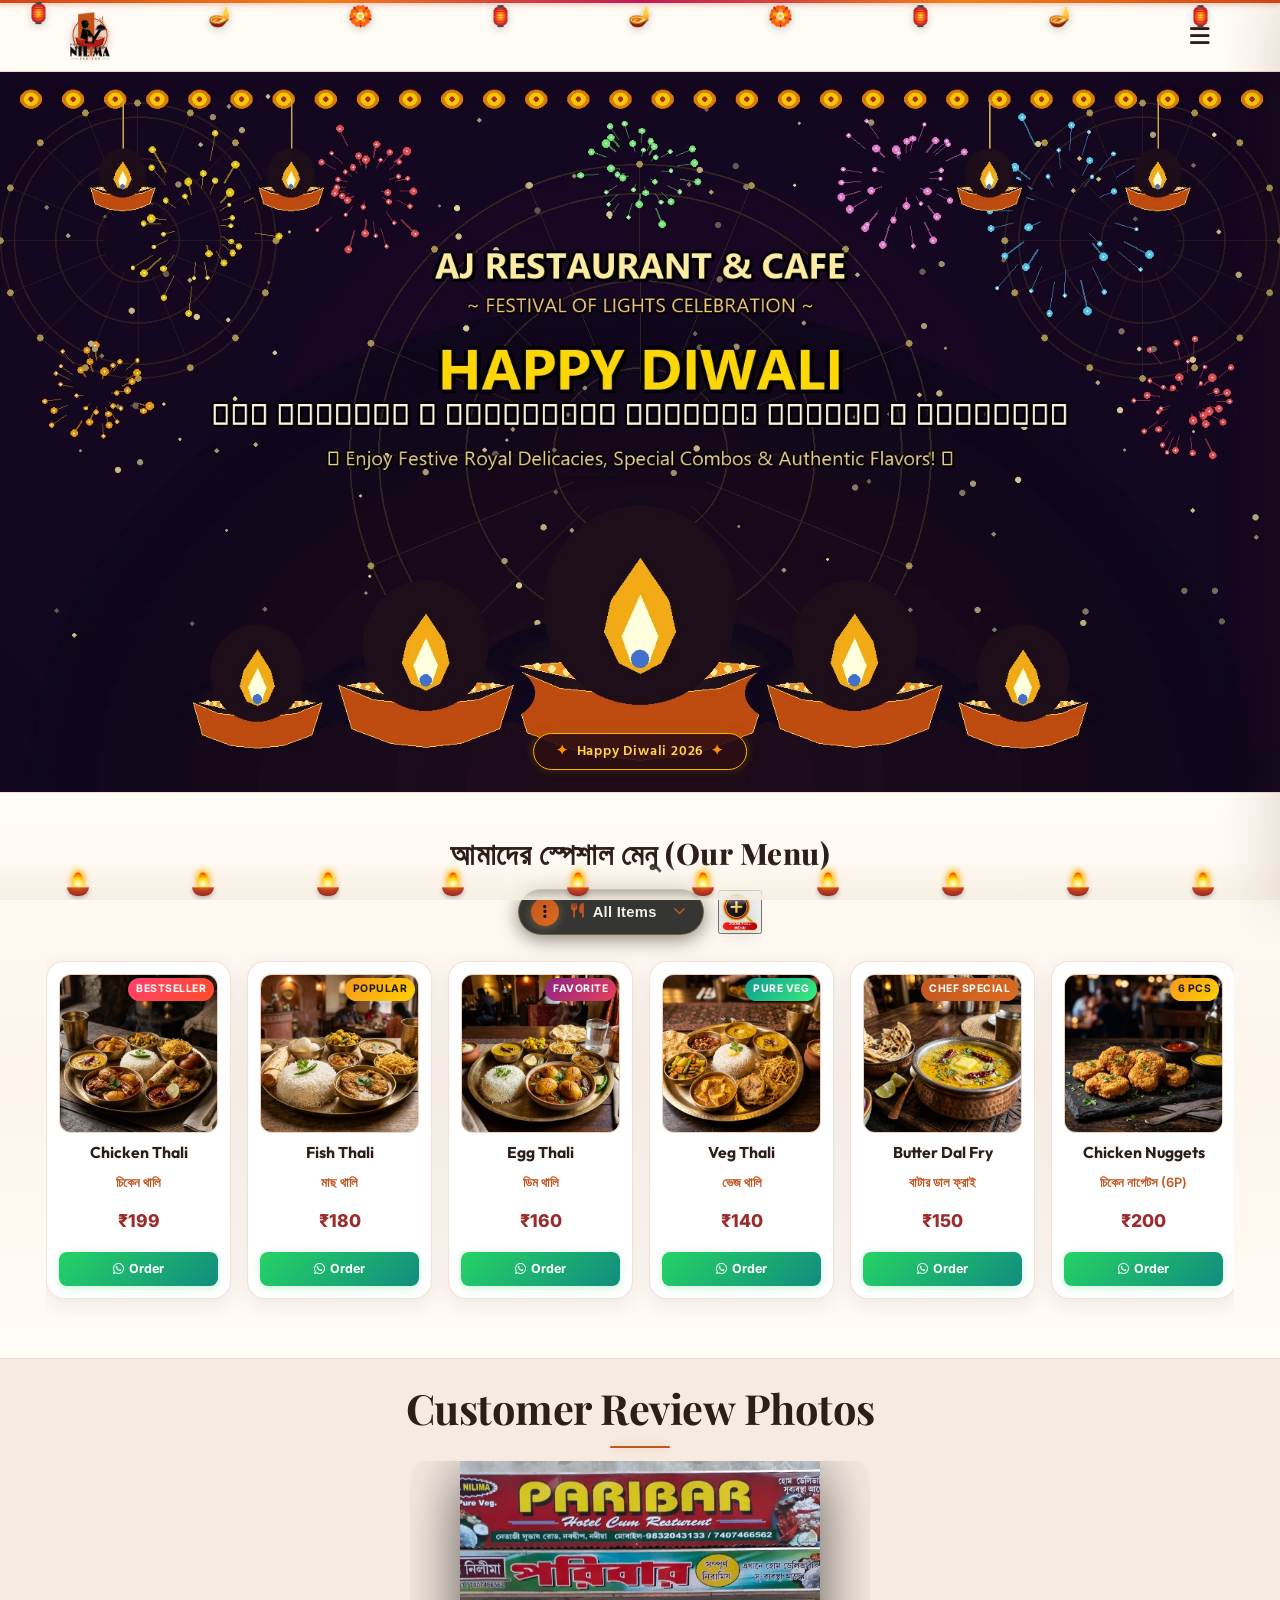
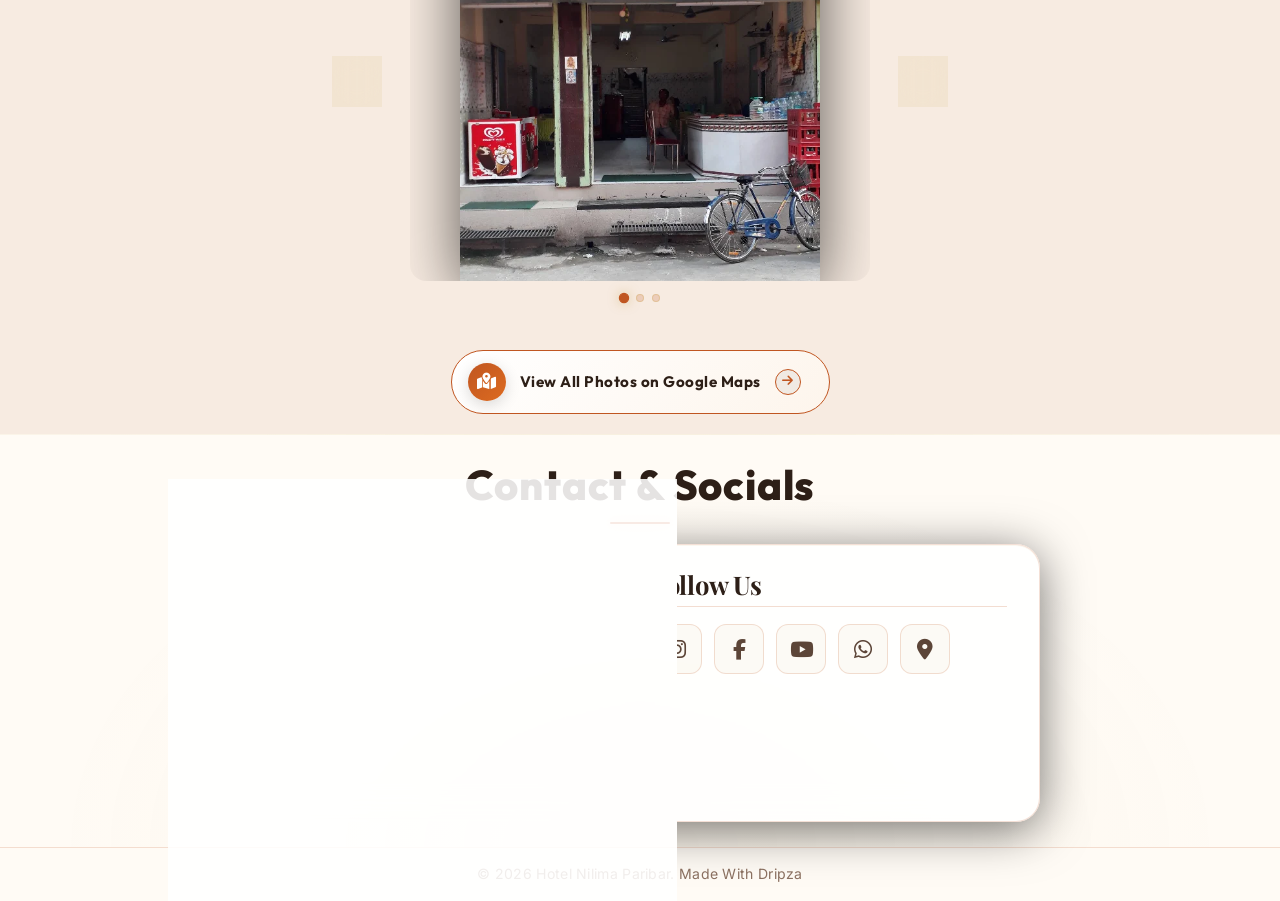
<file: index.html>
﻿<!DOCTYPE html>
<html lang="bn">
<head>
    <meta charset="UTF-8">
    <meta name="viewport" content="width=device-width, initial-scale=1.0">
    <title>Hotel Nilima Paribar</title>
    <link rel="icon" type="image/png" href="assets/hotel_nilima_paribar_logo.webp">
    <link href="https://fonts.googleapis.com/css2?family=Playfair+Display:wght@400;600;700;800&family=Outfit:wght@300;400;600;800&family=Inter:wght@300;400;500;600&family=Hind+Siliguri:wght@400;600;700&display=swap" rel="stylesheet">
    <link rel="stylesheet" href="https://cdnjs.cloudflare.com/ajax/libs/font-awesome/6.4.0/css/all.min.css">
    <link rel="stylesheet" href="styles.css?v=1.3">
</head>
<body class="no-scroll diwali-theme">
    <!-- Preloader Screen -->
    <div id="preloader">
        <div class="preloader-content">
            <div class="preloader-diya-glow">🪔</div>
            <h1 class="preloader-title">Welcome to <br><span class="highlight">Hotel Nilima Paribar</span></h1>
            <div class="preloader-loader">
                <div class="loader-bar"></div>
            </div>
        </div>
    </div>
    <!-- Navbar -->
        <!-- Hanging Decorative Diwali Toran & Lanterns -->
    <div class="diwali-hanging-toran" aria-hidden="true">
        <div class="toran-string"></div>
        <div class="toran-items">
            <span class="toran-lantern tl1">🏮</span>
            <span class="toran-diya td1">🪔</span>
            <span class="toran-flower tf1">🏵️</span>
            <span class="toran-lantern tl2">🏮</span>
            <span class="toran-diya td2">🪔</span>
            <span class="toran-flower tf2">🏵️</span>
            <span class="toran-lantern tl3">🏮</span>
            <span class="toran-diya td3">🪔</span>
            <span class="toran-lantern tl4">🏮</span>
        </div>
    </div>
    <nav class="navbar">
        <div class="logo-container">
            <img src="assets/hotel_nilima_paribar_logo.webp" alt="Hotel Nilima Paribar Logo" class="logo-brand-img">
            <div class="logo-text-wrapper">
                <span class="animated-football-header" title="Diwali Celebration">
                    <img src="assets/diwali_run_icon.webp" alt="Mahalaya Run Icon" style="object-fit: contain; filter: drop-shadow(0 2px 5px rgba(183, 28, 28, 0.4)) drop-shadow(0 1px 2px rgba(0, 0, 0, 0.25));">
                </span>
                <span class="logo-text">Hotel Nilima Paribar</span>
            </div>
        </div>
        <span class="rath-yatra-header-text diwali-header-text">✨ শুভ দীপাবলি ও কালীপূজা 🪔</span>
        <ul class="nav-links">
            <li><a href="#home">Home</a></li>
            <li><a href="#menu">Menu</a></li>
            <li><a href="#reviews">Reviews</a></li>
            <li><a href="#contact">Contact</a></li>
        </ul>
        <div class="navbar-actions">
            <div class="hamburger">
                <i class="fas fa-bars"></i>
            </div>
        </div>
    </nav>

    <!-- Hero Section -->
    <section id="home" class="hero">
        <div class="hero-bg banner-box">
            <img src="assets/diwali_greeting_banner.webp" alt="Happy Diwali Festival Banner" class="active">
            <img src="assets/hero_banner_1.webp" alt="Hotel Nilima Paribar Banner">
            <div class="overlay"></div>
        </div>
        <!-- Interactive Diwali Fireworks Canvas Overlay -->
        <canvas id="diwali-fireworks-canvas"></canvas>
        <div class="hero-diwali-badge">
            <span class="sparkle-star">✦</span> Happy Diwali 2026 <span class="sparkle-star">✦</span>
        </div>
        <!-- Click/Hover Zones for Banner Control -->
        <div class="hero-nav-zone left-zone" title="Previous Image"></div>
        <div class="hero-nav-zone right-zone" title="Next Image"></div>
    </section>

                <!-- Digital Restaurant Menu Section -->
    <section id="menu" class="main-menu-section">
        <div class="menu-header-wrapper">
            <div class="menu-eyebrow-container">
                <span class="menu-eyebrow">আমাদের স্পেশাল মেনু (Our Menu)</span>
            </div>
        </div>

        <!-- Menu Category Filter Tabs -->
                <!-- Menu Category Filter Dropdown (Three-Dot Filter Menu) -->
        <!-- Menu Filter and Zoom Controls Row -->
        <div class="menu-filter-controls-row">
            <div class="menu-filter-dropdown-wrapper" id="main-menu-filter-dropdown-wrapper">
            <button type="button" class="menu-filter-dots-btn" id="main-menu-filter-dots-btn" aria-expanded="false" aria-haspopup="true" title="Filter Menu">
                <span class="three-dots-icon-box">
                    <i class="fas fa-ellipsis-v"></i>
                </span>
                <span class="current-filter-label" id="main-current-filter-label">
                    <i class="fas fa-utensils"></i>
                    <span>All Items</span>
                </span>
                <i class="fas fa-chevron-down filter-dropdown-arrow"></i>
            </button>

            <!-- Dropdown List of Category Filter Options -->
            <div class="menu-filter-dropdown-menu" id="main-menu-filter-dropdown-menu">
                <div class="menu-filter-dropdown-header">
                    <span><i class="fas fa-filter"></i> Filter Category</span>
                </div>
                <div class="menu-filter-dropdown-list">
                    <button type="button" class="menu-tab-btn active" data-category="all">
                        <span class="tab-btn-content">
                            <i class="fas fa-utensils tab-icon"></i>
                            <span class="tab-title">All Items</span>
                        </span>
                        <i class="fas fa-check active-indicator-icon"></i>
                    </button>
                    <button type="button" class="menu-tab-btn" data-category="thali">
                        <span class="tab-btn-content">
                            <i class="fas fa-bowl-rice tab-icon"></i>
                            <span class="tab-title">Bengali Thali</span>
                        </span>
                        <i class="fas fa-check active-indicator-icon"></i>
                    </button>
                    <button type="button" class="menu-tab-btn" data-category="snacks">
                        <span class="tab-btn-content">
                            <i class="fas fa-burger tab-icon"></i>
                            <span class="tab-title">Breakfast & Snacks</span>
                        </span>
                        <i class="fas fa-check active-indicator-icon"></i>
                    </button>
                    <button type="button" class="menu-tab-btn" data-category="beverages">
                        <span class="tab-btn-content">
                            <i class="fas fa-mug-hot tab-icon"></i>
                            <span class="tab-title">Tea & Coffee</span>
                        </span>
                        <i class="fas fa-check active-indicator-icon"></i>
                    </button>
                    <button type="button" class="menu-tab-btn" data-category="extras">
                        <span class="tab-btn-content">
                            <i class="fas fa-plate-wheat tab-icon"></i>
                            <span class="tab-title">Sides & Extras</span>
                        </span>
                        <i class="fas fa-check active-indicator-icon"></i>
                    </button>
                </div>
            </div>
        </div>

            <!-- Zoom Full Menu Button on Right Side of Filter -->
            <button type="button" class="menu-zoom-img-btn" id="open-full-menu-modal-btn" title="Open Complete Menu Card (সম্পূর্ণ মেনু)">
                    <img src="assets/zoom_full_menu_icon.webp" alt="Zoom Full Menu" class="zoom-full-menu-img">
                </button>
        </div>
        

        <!-- Menu Cards Horizontal Side-Scroll Wrapper -->
        <div class="main-menu-scroll-wrapper">
            <div class="main-menu-scroll-track" id="main-restaurant-menu-scroll">
                
                <!-- 1. Chicken Thali -->
                <div class="food-menu-card" data-category="thali">
                    <div class="food-card-badge bestseller">Bestseller</div>
                    <div class="food-card-img-box">
                        <img src="assets/menu_chicken_thali.webp" alt="Chicken Thali" loading="lazy">
                    </div>
                    <div class="food-card-body">
                        <h3 class="food-title">Chicken Thali</h3>
                        <span class="bengali-title">চিকেন থালি</span>
                        <span class="food-price">₹199</span>
                        <a href="https://wa.me/917407466562?text=Hi%20Hotel%20Nilima%20Paribar,%20I%20want%20to%20order%20Chicken%20Thali%20(₹199)" target="_blank" class="food-order-btn">
                            <i class="fab fa-whatsapp"></i> Order
                        </a>
                    </div>
                </div>

                <!-- 2. Fish Thali -->
                <div class="food-menu-card" data-category="thali">
                    <div class="food-card-badge popular">Popular</div>
                    <div class="food-card-img-box">
                        <img src="assets/menu_fish_thali.webp" alt="Fish Thali" loading="lazy">
                    </div>
                    <div class="food-card-body">
                        <h3 class="food-title">Fish Thali</h3>
                        <span class="bengali-title">মাছ থালি</span>
                        <span class="food-price">₹180</span>
                        <a href="https://wa.me/917407466562?text=Hi%20Hotel%20Nilima%20Paribar,%20I%20want%20to%20order%20Fish%20Thali%20(₹180)" target="_blank" class="food-order-btn">
                            <i class="fab fa-whatsapp"></i> Order
                        </a>
                    </div>
                </div>

                <!-- 3. Egg Thali -->
                <div class="food-menu-card" data-category="thali">
                    <div class="food-card-badge special">Favorite</div>
                    <div class="food-card-img-box">
                        <img src="assets/menu_egg_thali.webp" alt="Egg Thali" loading="lazy">
                    </div>
                    <div class="food-card-body">
                        <h3 class="food-title">Egg Thali</h3>
                        <span class="bengali-title">ডিম থালি</span>
                        <span class="food-price">₹160</span>
                        <a href="https://wa.me/917407466562?text=Hi%20Hotel%20Nilima%20Paribar,%20I%20want%20to%20order%20Egg%20Thali%20(₹160)" target="_blank" class="food-order-btn">
                            <i class="fab fa-whatsapp"></i> Order
                        </a>
                    </div>
                </div>

                <!-- 4. Veg Thali -->
                <div class="food-menu-card" data-category="thali">
                    <div class="food-card-badge pure-veg">Pure Veg</div>
                    <div class="food-card-img-box">
                        <img src="assets/menu_veg_thali.webp" alt="Veg Thali" loading="lazy">
                    </div>
                    <div class="food-card-body">
                        <h3 class="food-title">Veg Thali</h3>
                        <span class="bengali-title">ভেজ থালি</span>
                        <span class="food-price">₹140</span>
                        <a href="https://wa.me/917407466562?text=Hi%20Hotel%20Nilima%20Paribar,%20I%20want%20to%20order%20Veg%20Thali%20(₹140)" target="_blank" class="food-order-btn">
                            <i class="fab fa-whatsapp"></i> Order
                        </a>
                    </div>
                </div>

                <!-- 5. Butter Dal Fry -->
                <div class="food-menu-card" data-category="extras">
                    <div class="food-card-badge chef">Chef Special</div>
                    <div class="food-card-img-box">
                        <img src="assets/menu_butter_dal_fry.webp" alt="Butter Dal Fry" loading="lazy">
                    </div>
                    <div class="food-card-body">
                        <h3 class="food-title">Butter Dal Fry</h3>
                        <span class="bengali-title">বাটার ডাল ফ্রাই</span>
                        <span class="food-price">₹150</span>
                        <a href="https://wa.me/917407466562?text=Hi%20Hotel%20Nilima%20Paribar,%20I%20want%20to%20order%20Butter%20Dal%20Fry%20(₹150)" target="_blank" class="food-order-btn">
                            <i class="fab fa-whatsapp"></i> Order
                        </a>
                    </div>
                </div>

                <!-- 6. Chicken Nuggets -->
                <div class="food-menu-card" data-category="snacks">
                    <div class="food-card-badge popular">6 Pcs</div>
                    <div class="food-card-img-box">
                        <img src="assets/menu_chicken_nuggets.webp" alt="Chicken Nuggets" loading="lazy">
                    </div>
                    <div class="food-card-body">
                        <h3 class="food-title">Chicken Nuggets</h3>
                        <span class="bengali-title">চিকেন নাগেটস (6P)</span>
                        <span class="food-price">₹200</span>
                        <a href="https://wa.me/917407466562?text=Hi%20Hotel%20Nilima%20Paribar,%20I%20want%20to%20order%20Chicken%20Nuggets%20(₹200)" target="_blank" class="food-order-btn">
                            <i class="fab fa-whatsapp"></i> Order
                        </a>
                    </div>
                </div>

                <!-- 7. Aloo Tikki -->
                <div class="food-menu-card" data-category="snacks">
                    <div class="food-card-badge pure-veg">Big Size</div>
                    <div class="food-card-img-box">
                        <img src="assets/menu_aloo_tikki.webp" alt="Aloo Tikki Big Size" loading="lazy">
                    </div>
                    <div class="food-card-body">
                        <h3 class="food-title">Aloo Tikki 6P</h3>
                        <span class="bengali-title">আলু টিক্কি (6P)</span>
                        <span class="food-price">₹180</span>
                        <a href="https://wa.me/917407466562?text=Hi%20Hotel%20Nilima%20Paribar,%20I%20want%20to%20order%20Aloo%20Tikki%20(₹180)" target="_blank" class="food-order-btn">
                            <i class="fab fa-whatsapp"></i> Order
                        </a>
                    </div>
                </div>

                <!-- 8. Egg Maggie -->
                <div class="food-menu-card" data-category="snacks">
                    <div class="food-card-badge popular">Hot</div>
                    <div class="food-card-img-box">
                        <img src="assets/menu_egg_maggie.webp" alt="Egg Maggie" loading="lazy">
                    </div>
                    <div class="food-card-body">
                        <h3 class="food-title">Egg Maggie</h3>
                        <span class="bengali-title">এগ ম্যাগি</span>
                        <span class="food-price">₹80</span>
                        <a href="https://wa.me/917407466562?text=Hi%20Hotel%20Nilima%20Paribar,%20I%20want%20to%20order%20Egg%20Maggie%20(₹80)" target="_blank" class="food-order-btn">
                            <i class="fab fa-whatsapp"></i> Order
                        </a>
                    </div>
                </div>

                <!-- 9. Veg Maggie -->
                <div class="food-menu-card" data-category="snacks">
                    <div class="food-card-badge pure-veg">Veg</div>
                    <div class="food-card-img-box">
                        <img src="assets/menu_egg_maggie.webp" alt="Veg Maggie" loading="lazy">
                    </div>
                    <div class="food-card-body">
                        <h3 class="food-title">Veg Maggie</h3>
                        <span class="bengali-title">ভেজ ম্যাগি</span>
                        <span class="food-price">₹60</span>
                        <a href="https://wa.me/917407466562?text=Hi%20Hotel%20Nilima%20Paribar,%20I%20want%20to%20order%20Veg%20Maggie%20(₹60)" target="_blank" class="food-order-btn">
                            <i class="fab fa-whatsapp"></i> Order
                        </a>
                    </div>
                </div>

                <!-- 10. Bread Omelette -->
                <div class="food-menu-card" data-category="snacks">
                    <div class="food-card-badge special">Breakfast</div>
                    <div class="food-card-img-box">
                        <img src="assets/menu6.webp" alt="Bread Omelette Jam Butter" loading="lazy">
                    </div>
                    <div class="food-card-body">
                        <h3 class="food-title">Bread Omelette</h3>
                        <span class="bengali-title">ব্রেড ওমলেট / জ্যাম</span>
                        <span class="food-price">₹60</span>
                        <a href="https://wa.me/917407466562?text=Hi%20Hotel%20Nilima%20Paribar,%20I%20want%20to%20order%20Bread%20Omelette%20(₹60)" target="_blank" class="food-order-btn">
                            <i class="fab fa-whatsapp"></i> Order
                        </a>
                    </div>
                </div>

                <!-- 11. Chai & Coffee -->
                <div class="food-menu-card" data-category="beverages">
                    <div class="food-card-badge special">Hot</div>
                    <div class="food-card-img-box">
                        <img src="assets/menu_tea_coffee.webp" alt="Coffee" loading="lazy">
                    </div>
                    <div class="food-card-body">
                        <h3 class="food-title">Milk / Black Coffee</h3>
                        <span class="bengali-title">কফি (Min 2 Cup)</span>
                        <span class="food-price">₹50</span>
                        <a href="https://wa.me/917407466562?text=Hi%20Hotel%20Nilima%20Paribar,%20I%20want%20to%20order%20Coffee" target="_blank" class="food-order-btn">
                            <i class="fab fa-whatsapp"></i> Order
                        </a>
                    </div>
                </div>

                <!-- 12. Milk / Black Tea -->
                <div class="food-menu-card" data-category="beverages">
                    <div class="food-card-badge bestseller">Chai</div>
                    <div class="food-card-img-box">
                        <img src="assets/menu_tea_coffee.webp" alt="Tea" loading="lazy">
                    </div>
                    <div class="food-card-body">
                        <h3 class="food-title">Black / Milk Tea</h3>
                        <span class="bengali-title">চা (Min 2 Cup)</span>
                        <span class="food-price">₹25</span>
                        <a href="https://wa.me/917407466562?text=Hi%20Hotel%20Nilima%20Paribar,%20I%20want%20to%20order%20Tea" target="_blank" class="food-order-btn">
                            <i class="fab fa-whatsapp"></i> Order
                        </a>
                    </div>
                </div>

                <!-- 13. Green Tea -->
                <div class="food-menu-card" data-category="beverages">
                    <div class="food-card-badge pure-veg">Healthy</div>
                    <div class="food-card-img-box">
                        <img src="assets/menu_tea_coffee.webp" alt="Green Tea" loading="lazy">
                    </div>
                    <div class="food-card-body">
                        <h3 class="food-title">Green Tea</h3>
                        <span class="bengali-title">গ্রিন টি (Min 2 Cup)</span>
                        <span class="food-price">₹40</span>
                        <a href="https://wa.me/917407466562?text=Hi%20Hotel%20Nilima%20Paribar,%20I%20want%20to%20order%20Green%20Tea" target="_blank" class="food-order-btn">
                            <i class="fab fa-whatsapp"></i> Order
                        </a>
                    </div>
                </div>

                <!-- 14. Extra Chicken 4P -->
                <div class="food-menu-card" data-category="extras">
                    <div class="food-card-badge popular">4 Pcs</div>
                    <div class="food-card-img-box">
                        <img src="assets/menu_chicken_thali.webp" alt="Extra Chicken" loading="lazy">
                    </div>
                    <div class="food-card-body">
                        <h3 class="food-title">Extra Chicken (4P)</h3>
                        <span class="bengali-title">চিকেন কারি (4P)</span>
                        <span class="food-price">₹180</span>
                        <a href="https://wa.me/917407466562?text=Hi%20Hotel%20Nilima%20Paribar,%20I%20want%20to%20order%20Extra%20Chicken%204P%20(₹180)" target="_blank" class="food-order-btn">
                            <i class="fab fa-whatsapp"></i> Order
                        </a>
                    </div>
                </div>

                <!-- 15. Extra Mutton 1P -->
                <div class="food-menu-card" data-category="extras">
                    <div class="food-card-badge special">Special</div>
                    <div class="food-card-img-box">
                        <img src="assets/menu3.webp" alt="Extra Mutton" loading="lazy">
                    </div>
                    <div class="food-card-body">
                        <h3 class="food-title">Extra Mutton (1P)</h3>
                        <span class="bengali-title">মটন (স্পেশাল অর্ডার)</span>
                        <span class="food-price">₹80</span>
                        <a href="https://wa.me/917407466562?text=Hi%20Hotel%20Nilima%20Paribar,%20I%20want%20to%20order%20Extra%20Mutton%20(₹80)" target="_blank" class="food-order-btn">
                            <i class="fab fa-whatsapp"></i> Order
                        </a>
                    </div>
                </div>

                <!-- 16. Extra Fish 1P -->
                <div class="food-menu-card" data-category="extras">
                    <div class="food-card-badge popular">1 Pc</div>
                    <div class="food-card-img-box">
                        <img src="assets/menu_fish_thali.webp" alt="Extra Fish" loading="lazy">
                    </div>
                    <div class="food-card-body">
                        <h3 class="food-title">Extra Fish (1P)</h3>
                        <span class="bengali-title">মাছ ১ পিস</span>
                        <span class="food-price">₹80</span>
                        <a href="https://wa.me/917407466562?text=Hi%20Hotel%20Nilima%20Paribar,%20I%20want%20to%20order%20Extra%20Fish%20(₹80)" target="_blank" class="food-order-btn">
                            <i class="fab fa-whatsapp"></i> Order
                        </a>
                    </div>
                </div>

                <!-- 17. Green Salad -->
                <div class="food-menu-card" data-category="extras">
                    <div class="food-card-badge pure-veg">Fresh</div>
                    <div class="food-card-img-box">
                        <img src="assets/menu_veg_thali.webp" alt="Green Salad" loading="lazy">
                    </div>
                    <div class="food-card-body">
                        <h3 class="food-title">Green Salad</h3>
                        <span class="bengali-title">গ্রিন স্যালাড</span>
                        <span class="food-price">₹100</span>
                        <a href="https://wa.me/917407466562?text=Hi%20Hotel%20Nilima%20Paribar,%20I%20want%20to%20order%20Green%20Salad%20(₹100)" target="_blank" class="food-order-btn">
                            <i class="fab fa-whatsapp"></i> Order
                        </a>
                    </div>
                </div>

                <!-- 18. Extra Egg (2P) -->
                <div class="food-menu-card" data-category="extras">
                    <div class="food-card-badge special">2 Pcs</div>
                    <div class="food-card-img-box">
                        <img src="assets/menu_egg_thali.webp" alt="Extra Egg 2P" loading="lazy">
                    </div>
                    <div class="food-card-body">
                        <h3 class="food-title">Extra Egg (2P)</h3>
                        <span class="bengali-title">ডিম (২ পিস)</span>
                        <span class="food-price">₹50</span>
                        <a href="https://wa.me/917407466562?text=Hi%20Hotel%20Nilima%20Paribar,%20I%20want%20to%20order%20Extra%20Egg%202P%20(₹50)" target="_blank" class="food-order-btn">
                            <i class="fab fa-whatsapp"></i> Order
                        </a>
                    </div>
                </div>

                <!-- 19. Extra Rice -->
                <div class="food-menu-card" data-category="extras">
                    <div class="food-card-badge popular">1 Plate</div>
                    <div class="food-card-img-box">
                        <img src="assets/menu_veg_thali.webp" alt="Extra Rice" loading="lazy">
                    </div>
                    <div class="food-card-body">
                        <h3 class="food-title">Extra Rice</h3>
                        <span class="bengali-title">এক্সট্রা ভাত</span>
                        <span class="food-price">₹50</span>
                        <a href="https://wa.me/917407466562?text=Hi%20Hotel%20Nilima%20Paribar,%20I%20want%20to%20order%20Extra%20Rice%20(₹50)" target="_blank" class="food-order-btn">
                            <i class="fab fa-whatsapp"></i> Order
                        </a>
                    </div>
                </div>

                <!-- 20. Extra Misti / Papad / Roti -->
                <div class="food-menu-card" data-category="extras">
                    <div class="food-card-badge pure-veg">Per Pc</div>
                    <div class="food-card-img-box">
                        <img src="assets/menu2.webp" alt="Extra Misti Papad Roti" loading="lazy">
                    </div>
                    <div class="food-card-body">
                        <h3 class="food-title">Extra Misti / Papad / Roti</h3>
                        <span class="bengali-title">মিষ্টি / পাঁপড় / রুটি</span>
                        <span class="food-price">₹10</span>
                        <a href="https://wa.me/917407466562?text=Hi%20Hotel%20Nilima%20Paribar,%20I%20want%20to%20order%20Extra%20Misti%20Papad%20Roti%20(₹10)" target="_blank" class="food-order-btn">
                            <i class="fab fa-whatsapp"></i> Order
                        </a>
                    </div>
                </div>

                <!-- 21. Extra Sabji / Dal / Vaji -->
                <div class="food-menu-card" data-category="extras">
                    <div class="food-card-badge pure-veg">Side Bowl</div>
                    <div class="food-card-img-box">
                        <img src="assets/menu_butter_dal_fry.webp" alt="Extra Sabji Dal Vaji" loading="lazy">
                    </div>
                    <div class="food-card-body">
                        <h3 class="food-title">Extra Sabji / Dal / Vaji</h3>
                        <span class="bengali-title">সবজি / ডাল / ভাজি</span>
                        <span class="food-price">₹30</span>
                        <a href="https://wa.me/917407466562?text=Hi%20Hotel%20Nilima%20Paribar,%20I%20want%20to%20order%20Extra%20Sabji%20Dal%20Vaji%20(₹30)" target="_blank" class="food-order-btn">
                            <i class="fab fa-whatsapp"></i> Order
                        </a>
                    </div>
                </div>

                <!-- 18. Water Bottle -->
                <div class="food-menu-card" data-category="beverages">
                    <div class="food-card-badge pure-veg">Mineral</div>
                    <div class="food-card-img-box">
                        <img src="assets/menu5.webp" alt="Water Bottle" loading="lazy">
                    </div>
                    <div class="food-card-body">
                        <h3 class="food-title">Water Bottle</h3>
                        <span class="bengali-title">জল 1L / 2L</span>
                        <span class="food-price">₹20 / ₹30</span>
                        <a href="https://wa.me/917407466562?text=Hi%20Hotel%20Nilima%20Paribar,%20I%20want%20to%20order%20Water%20Bottle" target="_blank" class="food-order-btn">
                            <i class="fab fa-whatsapp"></i> Order
                        </a>
                    </div>
                </div>

            </div>
        </div>
    </section>

    <!-- Reviews Section (Photo Gallery) -->
    <section id="reviews" class="reviews-section">
        <h2 class="section-title">Customer Review Photos</h2>
        <div class="reviews-slider-container">
            <div class="reviews-slider">
                <div class="review-slide active">
                    <img src="assets/customer_review_1.webp" alt="Customer Review 1">
                </div>
                <div class="review-slide">
                    <img src="assets/customer_review_2.webp" alt="Customer Review 2">
                </div>
                <div class="review-slide">
                    <img src="assets/customer_review_3.webp" alt="Customer Review 3">
                </div>
            </div>
            
            <!-- Slider Controls -->
            <button class="slider-btn prev-btn"><i class="fas fa-chevron-left"></i></button>
            <button class="slider-btn next-btn"><i class="fas fa-chevron-right"></i></button>
            
            <!-- Slider Dots -->
            <div class="slider-dots">
                <span class="dot active" data-index="0"></span>
                <span class="dot" data-index="1"></span>
                <span class="dot" data-index="2"></span>
            </div>
        </div>
        <div style="text-align: center; margin-top: 3rem;">
            <div class="reviews-cta-wrapper">
            <a href="https://maps.app.goo.gl/4jvdmFvVwzKEsBxD9" target="_blank" class="modern-maps-btn" title="Open Google Maps Gallery">
                <span class="maps-icon-badge"><i class="fas fa-map-marked-alt"></i></span>
                <span class="maps-btn-text">View All Photos on Google Maps</span>
                <span class="maps-arrow-circle"><i class="fas fa-arrow-right"></i></span>
            </a>
        </div>
        </div>
    </section>

    <!-- Contact & Footer -->
    <section id="contact" class="contact-section">
        <h2 class="section-title">Contact & Socials</h2>
        <div class="contact-container glassmorphism">
            <div class="contact-info">
                <h2>Visit Us</h2>
                <div class="info-item">
                    <a href="https://maps.app.goo.gl/Jmg99uzbRJ62rN9A8" target="_blank" style="color: inherit; text-decoration: none; display: flex; align-items: center; gap: 15px;">
                        <i class="fas fa-map-marker-alt"></i>
                        <p>C948+MCX, Nabadwip, West Bengal 741302</p>
                    </a>
                </div>
                <div class="info-item">
                    <a href="tel:+917407466562" style="color: inherit; text-decoration: none; display: flex; align-items: center; gap: 15px;">
                        <i class="fas fa-phone-alt"></i>
                        <p>+91 7407466562</p>
                    </a>
                </div>
                <div class="info-item">
                    <a href="mailto:info@hotelnilimaparibar.com" style="color: inherit; text-decoration: none; display: flex; align-items: center; gap: 15px;">
                        <i class="fas fa-envelope"></i>
                        <p>info@hotelnilimaparibar.com</p>
                    </a>
                </div>
            </div>
            <div class="social-links">
                <h2>Follow Us</h2>
                <div class="social-icons">
                    <a href="#" class="social-icon"><i class="fab fa-instagram"></i></a>
                    <a href="#" class="social-icon"><i class="fab fa-facebook-f"></i></a>
                    <a href="#" class="social-icon"><i class="fab fa-youtube"></i></a>
                    <a href="https://wa.me/917407466562" target="_blank" class="social-icon" title="Chat on WhatsApp"><i class="fab fa-whatsapp"></i></a>
                    <a href="https://maps.app.goo.gl/Jmg99uzbRJ62rN9A8" target="_blank" class="social-icon" title="View Location"><i class="fas fa-map-marker-alt"></i></a>
                </div>
            </div>
        </div>
    </section>

    <footer>
        <p>&copy; 2026 Hotel Nilima Paribar. Made With Dripza</p>
    </footer>



    <!-- Full Menu Interactive Modal -->
    <div class="full-menu-modal" id="full-menu-modal" aria-hidden="true">
        <div class="full-menu-modal-overlay" id="full-menu-modal-overlay"></div>
        <div class="full-menu-modal-container">
            <!-- Modal Sticky Top Header Container (Header + Hero Title + Search + Category Tabs) -->
            <div class="full-menu-modal-top-section">
                <!-- Modal Header -->
                <div class="full-menu-modal-header">
                    <div class="full-menu-modal-header-left">
                        <button class="menu-modal-close-btn" id="close-full-menu-modal-btn" aria-label="Close Full Menu">
                            <i class="fas fa-arrow-left"></i> <span>Back</span>
                        </button>
                        <div class="full-menu-modal-title">
                            Hotel Nilima Paribar
                        </div>
                    </div>
                    <div class="full-menu-modal-header-right">
                        <a href="#modal-order-timings" class="menu-modal-timing-btn" id="modal-timing-btn" title="Order Timings">
                            <i class="fas fa-clock"></i> <span>Timings</span>
                        </a>
                        <a href="tel:917407466562" class="menu-modal-call-btn">
                            <i class="fas fa-phone-alt"></i> <span>917407466562</span>
                        </a>
                        <button class="menu-modal-close-icon-btn" id="close-full-menu-icon-btn" aria-label="Close">
                            <i class="fas fa-times"></i>
                        </button>
                    </div>
                </div>

                <!-- Modal Hero Header -->
                <div class="full-menu-hero">
                    <h1>Complete Menu Card <span class="bengali-heading">আমাদের সম্পূর্ণ ডিজিটাল মেনু</span></h1>
                </div>

                <!-- Search Bar & Category Filter Tabs -->
                <div class="menu-control-bar">
                    

                    <!-- Modal Category Filter Dropdown (Three-Dot Filter Menu) -->
                    <div class="menu-filter-dropdown-wrapper" id="modal-menu-filter-dropdown-wrapper">
            <button type="button" class="menu-filter-dots-btn" id="modal-menu-filter-dots-btn" aria-expanded="false" aria-haspopup="true" title="Filter Menu">
                <span class="three-dots-icon-box">
                    <i class="fas fa-ellipsis-v"></i>
                </span>
                <span class="current-filter-label" id="modal-current-filter-label">
                    <i class="fas fa-utensils"></i>
                    <span>All Items</span>
                </span>
                <i class="fas fa-chevron-down filter-dropdown-arrow"></i>
            </button>

            <!-- Dropdown List of Category Filter Options -->
            <div class="menu-filter-dropdown-menu" id="modal-menu-filter-dropdown-menu">
                <div class="menu-filter-dropdown-header">
                    <span><i class="fas fa-filter"></i> Filter Category</span>
                </div>
                <div class="menu-filter-dropdown-list">
                    <button type="button" class="menu-tab-btn active" data-category="all">
                        <span class="tab-btn-content">
                            <i class="fas fa-utensils tab-icon"></i>
                            <span class="tab-title">All Items</span>
                        </span>
                        <i class="fas fa-check active-indicator-icon"></i>
                    </button>
                    <button type="button" class="menu-tab-btn" data-category="thali">
                        <span class="tab-btn-content">
                            <i class="fas fa-bowl-rice tab-icon"></i>
                            <span class="tab-title">Bengali Thali</span>
                        </span>
                        <i class="fas fa-check active-indicator-icon"></i>
                    </button>
                    <button type="button" class="menu-tab-btn" data-category="snacks">
                        <span class="tab-btn-content">
                            <i class="fas fa-burger tab-icon"></i>
                            <span class="tab-title">Breakfast & Snacks</span>
                        </span>
                        <i class="fas fa-check active-indicator-icon"></i>
                    </button>
                    <button type="button" class="menu-tab-btn" data-category="beverages">
                        <span class="tab-btn-content">
                            <i class="fas fa-mug-hot tab-icon"></i>
                            <span class="tab-title">Tea & Coffee</span>
                        </span>
                        <i class="fas fa-check active-indicator-icon"></i>
                    </button>
                    <button type="button" class="menu-tab-btn" data-category="extras">
                        <span class="tab-btn-content">
                            <i class="fas fa-plate-wheat tab-icon"></i>
                            <span class="tab-title">Sides & Extras</span>
                        </span>
                        <i class="fas fa-check active-indicator-icon"></i>
                    </button>
                </div>
            </div>
                </div>

                    <div class="search-box-wrapper">
                        <i class="fas fa-search"></i>
                        <input type="text" id="modal-menu-search-input" placeholder="খাবারের নাম লিখে খুঁজুন (Search dishes...)" autocomplete="off" enterkeyhint="search">
                        <button type="button" id="modal-menu-search-clear" class="search-clear-btn" aria-label="Clear search" title="à¦®à§à¦›à§‡ à¦«à§‡à¦²à§à¦¨ (Clear)">
                            <i class="fas fa-times"></i>
                        </button>
                    </div>
            </div>
            </div>

            <div class="full-menu-modal-body">
                <!-- Complete Menu Card Grid -->
                <div class="compact-menu-grid-container">
                    <div class="compact-grid" id="modal-full-menu-grid">

                        <!-- 1. Chicken Thali -->
                        <div class="food-menu-card" data-category="thali" data-keywords="chicken thali murgi murgir mangsho rice dal sabji thali">
                            <div class="food-card-badge bestseller">Bestseller</div>
                            <div class="food-card-img-box">
                                <img src="assets/menu_chicken_thali.webp" alt="Chicken Thali" loading="lazy">
                            </div>
                            <div class="food-card-body">
                                <h3 class="food-title">Chicken Thali</h3>
                                <span class="bengali-title">চিকেন থালি</span>
                                <span class="food-price">₹199</span>
                                <a href="https://wa.me/917407466562?text=Hi%20Hotel%20Nilima%20Paribar,%20I%20want%20to%20order%20Chicken%20Thali%20(₹199)" target="_blank" class="food-order-btn">
                                    <i class="fab fa-whatsapp"></i> Order
                                </a>
                            </div>
                        </div>

                        <!-- 2. Fish Thali -->
                        <div class="food-menu-card" data-category="thali" data-keywords="fish thali macher thali mach jhol rui katla rice dal thali">
                            <div class="food-card-badge popular">Popular</div>
                            <div class="food-card-img-box">
                                <img src="assets/menu_fish_thali.webp" alt="Fish Thali" loading="lazy">
                            </div>
                            <div class="food-card-body">
                                <h3 class="food-title">Fish Thali</h3>
                                <span class="bengali-title">মাছ থালি</span>
                                <span class="food-price">₹180</span>
                                <a href="https://wa.me/917407466562?text=Hi%20Hotel%20Nilima%20Paribar,%20I%20want%20to%20order%20Fish%20Thali%20(₹180)" target="_blank" class="food-order-btn">
                                    <i class="fab fa-whatsapp"></i> Order
                                </a>
                            </div>
                        </div>

                        <!-- 3. Egg Thali -->
                        <div class="food-menu-card" data-category="thali" data-keywords="egg thali dimer thali dim kosha rice dal thali">
                            <div class="food-card-badge special">Favorite</div>
                            <div class="food-card-img-box">
                                <img src="assets/menu_egg_thali.webp" alt="Egg Thali" loading="lazy">
                            </div>
                            <div class="food-card-body">
                                <h3 class="food-title">Egg Thali</h3>
                                <span class="bengali-title">ডিম থালি</span>
                                <span class="food-price">₹160</span>
                                <a href="https://wa.me/917407466562?text=Hi%20Hotel%20Nilima%20Paribar,%20I%20want%20to%20order%20Egg%20Thali%20(₹160)" target="_blank" class="food-order-btn">
                                    <i class="fab fa-whatsapp"></i> Order
                                </a>
                            </div>
                        </div>

                        <!-- 4. Veg Thali -->
                        <div class="food-menu-card" data-category="thali" data-keywords="veg thali niramish thali paneer dal sabji rice mishti doi">
                            <div class="food-card-badge pure-veg">Pure Veg</div>
                            <div class="food-card-img-box">
                                <img src="assets/menu_veg_thali.webp" alt="Veg Thali" loading="lazy">
                            </div>
                            <div class="food-card-body">
                                <h3 class="food-title">Veg Thali</h3>
                                <span class="bengali-title">ভেজ থালি</span>
                                <span class="food-price">₹140</span>
                                <a href="https://wa.me/917407466562?text=Hi%20Hotel%20Nilima%20Paribar,%20I%20want%20to%20order%20Veg%20Thali%20(₹140)" target="_blank" class="food-order-btn">
                                    <i class="fab fa-whatsapp"></i> Order
                                </a>
                            </div>
                        </div>

                        <!-- 5. Butter Dal Fry -->
                        <div class="food-menu-card" data-category="extras" data-keywords="butter dal fry yellow dal tadka veg">
                            <div class="food-card-badge chef">Chef Special</div>
                            <div class="food-card-img-box">
                                <img src="assets/menu_butter_dal_fry.webp" alt="Butter Dal Fry" loading="lazy">
                            </div>
                            <div class="food-card-body">
                                <h3 class="food-title">Butter Dal Fry</h3>
                                <span class="bengali-title">বাটার ডাল ফ্রাই</span>
                                <span class="food-price">₹150</span>
                                <a href="https://wa.me/917407466562?text=Hi%20Hotel%20Nilima%20Paribar,%20I%20want%20to%20order%20Butter%20Dal%20Fry%20(₹150)" target="_blank" class="food-order-btn">
                                    <i class="fab fa-whatsapp"></i> Order
                                </a>
                            </div>
                        </div>

                        <!-- 6. Chicken Nuggets (6P) -->
                        <div class="food-menu-card" data-category="snacks" data-keywords="chicken nuggets 6p fried snacks non-veg">
                            <div class="food-card-badge popular">6 Pcs</div>
                            <div class="food-card-img-box">
                                <img src="assets/menu_chicken_nuggets.webp" alt="Chicken Nuggets" loading="lazy">
                            </div>
                            <div class="food-card-body">
                                <h3 class="food-title">Chicken Nuggets</h3>
                                <span class="bengali-title">চিকেন নাগেটস (6P)</span>
                                <span class="food-price">₹200</span>
                                <a href="https://wa.me/917407466562?text=Hi%20Hotel%20Nilima%20Paribar,%20I%20want%20to%20order%20Chicken%20Nuggets%20(₹200)" target="_blank" class="food-order-btn">
                                    <i class="fab fa-whatsapp"></i> Order
                                </a>
                            </div>
                        </div>

                        <!-- 7. Aloo Tikki Big Size (6P) -->
                        <div class="food-menu-card" data-category="snacks" data-keywords="aloo tikki potato cutlet snacks big size veg">
                            <div class="food-card-badge pure-veg">Big Size</div>
                            <div class="food-card-img-box">
                                <img src="assets/menu_aloo_tikki.webp" alt="Aloo Tikki Big Size" loading="lazy">
                            </div>
                            <div class="food-card-body">
                                <h3 class="food-title">Aloo Tikki 6P</h3>
                                <span class="bengali-title">আলু টিক্কি (6P)</span>
                                <span class="food-price">₹180</span>
                                <a href="https://wa.me/917407466562?text=Hi%20Hotel%20Nilima%20Paribar,%20I%20want%20to%20order%20Aloo%20Tikki%20(₹180)" target="_blank" class="food-order-btn">
                                    <i class="fab fa-whatsapp"></i> Order
                                </a>
                            </div>
                        </div>

                        <!-- 8. Egg Maggie -->
                        <div class="food-menu-card" data-category="snacks" data-keywords="egg maggie noodles masala snacks">
                            <div class="food-card-badge popular">Hot</div>
                            <div class="food-card-img-box">
                                <img src="assets/menu_egg_maggie.webp" alt="Egg Maggie" loading="lazy">
                            </div>
                            <div class="food-card-body">
                                <h3 class="food-title">Egg Maggie</h3>
                                <span class="bengali-title">এগ ম্যাগি</span>
                                <span class="food-price">₹80</span>
                                <a href="https://wa.me/917407466562?text=Hi%20Hotel%20Nilima%20Paribar,%20I%20want%20to%20order%20Egg%20Maggie%20(₹80)" target="_blank" class="food-order-btn">
                                    <i class="fab fa-whatsapp"></i> Order
                                </a>
                            </div>
                        </div>

                        <!-- 9. Veg Maggie -->
                        <div class="food-menu-card" data-category="snacks" data-keywords="veg maggie masala noodles snacks vegetarian">
                            <div class="food-card-badge pure-veg">Veg</div>
                            <div class="food-card-img-box">
                                <img src="assets/menu_egg_maggie.webp" alt="Veg Maggie" loading="lazy">
                            </div>
                            <div class="food-card-body">
                                <h3 class="food-title">Veg Maggie</h3>
                                <span class="bengali-title">ভেজ ম্যাগি</span>
                                <span class="food-price">₹60</span>
                                <a href="https://wa.me/917407466562?text=Hi%20Hotel%20Nilima%20Paribar,%20I%20want%20to%20order%20Veg%20Maggie%20(₹60)" target="_blank" class="food-order-btn">
                                    <i class="fab fa-whatsapp"></i> Order
                                </a>
                            </div>
                        </div>

                        <!-- 10. Bread Omelette / Jam / Butter -->
                        <div class="food-menu-card" data-category="snacks" data-keywords="bread omelette jam butter breakfast toast egg">
                            <div class="food-card-badge special">Breakfast</div>
                            <div class="food-card-img-box">
                                <img src="assets/menu6.webp" alt="Bread Omelette Jam Butter" loading="lazy">
                            </div>
                            <div class="food-card-body">
                                <h3 class="food-title">Bread Omelette</h3>
                                <span class="bengali-title">ব্রেড ওমলেট / জ্যাম</span>
                                <span class="food-price">₹60</span>
                                <a href="https://wa.me/917407466562?text=Hi%20Hotel%20Nilima%20Paribar,%20I%20want%20to%20order%20Bread%20Omelette%20(₹60)" target="_blank" class="food-order-btn">
                                    <i class="fab fa-whatsapp"></i> Order
                                </a>
                            </div>
                        </div>

                        <!-- 11. Milk / Black Coffee -->
                        <div class="food-menu-card" data-category="beverages" data-keywords="coffee milk coffee black coffee hot drink beverages espresso">
                            <div class="food-card-badge special">Hot</div>
                            <div class="food-card-img-box">
                                <img src="assets/menu_tea_coffee.webp" alt="Milk and Black Coffee" loading="lazy">
                            </div>
                            <div class="food-card-body">
                                <h3 class="food-title">Milk / Black Coffee</h3>
                                <span class="bengali-title">কফি (Min 2 Cup)</span>
                                <span class="food-price">₹50</span>
                                <a href="https://wa.me/917407466562?text=Hi%20Hotel%20Nilima%20Paribar,%20I%20want%20to%20order%20Coffee" target="_blank" class="food-order-btn">
                                    <i class="fab fa-whatsapp"></i> Order
                                </a>
                            </div>
                        </div>

                        <!-- 12. Black / Milk Tea -->
                        <div class="food-menu-card" data-category="beverages" data-keywords="tea chai milk tea black tea masala chai beverage">
                            <div class="food-card-badge bestseller">Chai</div>
                            <div class="food-card-img-box">
                                <img src="assets/menu_tea_coffee.webp" alt="Black and Milk Tea" loading="lazy">
                            </div>
                            <div class="food-card-body">
                                <h3 class="food-title">Black / Milk Tea</h3>
                                <span class="bengali-title">চা (Min 2 Cup)</span>
                                <span class="food-price">₹25</span>
                                <a href="https://wa.me/917407466562?text=Hi%20Hotel%20Nilima%20Paribar,%20I%20want%20to%20order%20Tea" target="_blank" class="food-order-btn">
                                    <i class="fab fa-whatsapp"></i> Order
                                </a>
                            </div>
                        </div>

                        <!-- 13. Green Tea -->
                        <div class="food-menu-card" data-category="beverages" data-keywords="green tea healthy detox hot beverage">
                            <div class="food-card-badge pure-veg">Healthy</div>
                            <div class="food-card-img-box">
                                <img src="assets/menu_tea_coffee.webp" alt="Green Tea" loading="lazy">
                            </div>
                            <div class="food-card-body">
                                <h3 class="food-title">Green Tea</h3>
                                <span class="bengali-title">গ্রিন টি (Min 2 Cup)</span>
                                <span class="food-price">₹40</span>
                                <a href="https://wa.me/917407466562?text=Hi%20Hotel%20Nilima%20Paribar,%20I%20want%20to%20order%20Green%20Tea" target="_blank" class="food-order-btn">
                                    <i class="fab fa-whatsapp"></i> Order
                                </a>
                            </div>
                        </div>

                        <!-- 14. Extra Chicken (4P) -->
                        <div class="food-menu-card" data-category="extras" data-keywords="extra chicken 4p murgir mangsho chicken curry side non-veg">
                            <div class="food-card-badge popular">4 Pcs</div>
                            <div class="food-card-img-box">
                                <img src="assets/menu_chicken_thali.webp" alt="Extra Chicken 4P" loading="lazy">
                            </div>
                            <div class="food-card-body">
                                <h3 class="food-title">Extra Chicken (4P)</h3>
                                <span class="bengali-title">চিকেন কারি (4P)</span>
                                <span class="food-price">₹180</span>
                                <a href="https://wa.me/917407466562?text=Hi%20Hotel%20Nilima%20Paribar,%20I%20want%20to%20order%20Extra%20Chicken%204P%20(₹180)" target="_blank" class="food-order-btn">
                                    <i class="fab fa-whatsapp"></i> Order
                                </a>
                            </div>
                        </div>

                        <!-- 15. Extra Mutton (1P - Special Order) -->
                        <div class="food-menu-card" data-category="extras" data-keywords="extra mutton 1p khasi mangsho mutton kosha special non-veg">
                            <div class="food-card-badge special">Special</div>
                            <div class="food-card-img-box">
                                <img src="assets/menu3.webp" alt="Extra Mutton 1P" loading="lazy">
                            </div>
                            <div class="food-card-body">
                                <h3 class="food-title">Extra Mutton (1P)</h3>
                                <span class="bengali-title">মটন (স্পেশাল অর্ডার)</span>
                                <span class="food-price">₹80</span>
                                <a href="https://wa.me/917407466562?text=Hi%20Hotel%20Nilima%20Paribar,%20I%20want%20to%20order%20Extra%20Mutton%20(₹80)" target="_blank" class="food-order-btn">
                                    <i class="fab fa-whatsapp"></i> Order
                                </a>
                            </div>
                        </div>

                        <!-- 16. Extra Fish (1P) -->
                        <div class="food-menu-card" data-category="extras" data-keywords="extra fish 1p macher jhol rui katla side non-veg">
                            <div class="food-card-badge popular">1 Pc</div>
                            <div class="food-card-img-box">
                                <img src="assets/menu_fish_thali.webp" alt="Extra Fish 1P" loading="lazy">
                            </div>
                            <div class="food-card-body">
                                <h3 class="food-title">Extra Fish (1P)</h3>
                                <span class="bengali-title">মাছ ১ পিস</span>
                                <span class="food-price">₹80</span>
                                <a href="https://wa.me/917407466562?text=Hi%20Hotel%20Nilima%20Paribar,%20I%20want%20to%20order%20Extra%20Fish%20(₹80)" target="_blank" class="food-order-btn">
                                    <i class="fab fa-whatsapp"></i> Order
                                </a>
                            </div>
                        </div>

                        <!-- 17. Green Salad -->
                        <div class="food-menu-card" data-category="extras" data-keywords="green salad cucumber tomato onion lemon salad veg">
                            <div class="food-card-badge pure-veg">Fresh</div>
                            <div class="food-card-img-box">
                                <img src="assets/menu_veg_thali.webp" alt="Green Salad" loading="lazy">
                            </div>
                            <div class="food-card-body">
                                <h3 class="food-title">Green Salad</h3>
                                <span class="bengali-title">গ্রিন স্যালাড</span>
                                <span class="food-price">₹100</span>
                                <a href="https://wa.me/917407466562?text=Hi%20Hotel%20Nilima%20Paribar,%20I%20want%20to%20order%20Green%20Salad%20(₹100)" target="_blank" class="food-order-btn">
                                    <i class="fab fa-whatsapp"></i> Order
                                </a>
                            </div>
                        </div>

                        <!-- 18. Extra Egg (2P) -->
                        <div class="food-menu-card" data-category="extras" data-keywords="extra egg 2p dim egg curry side non-veg">
                            <div class="food-card-badge special">2 Pcs</div>
                            <div class="food-card-img-box">
                                <img src="assets/menu_egg_thali.webp" alt="Extra Egg 2P" loading="lazy">
                            </div>
                            <div class="food-card-body">
                                <h3 class="food-title">Extra Egg (2P)</h3>
                                <span class="bengali-title">ডিম (২ পিস)</span>
                                <span class="food-price">₹50</span>
                                <a href="https://wa.me/917407466562?text=Hi%20Hotel%20Nilima%20Paribar,%20I%20want%20to%20order%20Extra%20Egg%202P%20(₹50)" target="_blank" class="food-order-btn">
                                    <i class="fab fa-whatsapp"></i> Order
                                </a>
                            </div>
                        </div>

                        <!-- 19. Extra Rice -->
                        <div class="food-menu-card" data-category="extras" data-keywords="extra rice bhat rice portion veg side">
                            <div class="food-card-badge popular">1 Plate</div>
                            <div class="food-card-img-box">
                                <img src="assets/menu_veg_thali.webp" alt="Extra Rice" loading="lazy">
                            </div>
                            <div class="food-card-body">
                                <h3 class="food-title">Extra Rice</h3>
                                <span class="bengali-title">এক্সট্রা ভাত</span>
                                <span class="food-price">₹50</span>
                                <a href="https://wa.me/917407466562?text=Hi%20Hotel%20Nilima%20Paribar,%20I%20want%20to%20order%20Extra%20Rice%20(₹50)" target="_blank" class="food-order-btn">
                                    <i class="fab fa-whatsapp"></i> Order
                                </a>
                            </div>
                        </div>

                        <!-- 20. Extra Misti / Papad / Roti -->
                        <div class="food-menu-card" data-category="extras" data-keywords="extra misti papad roti sweet flatbread side">
                            <div class="food-card-badge pure-veg">Per Pc</div>
                            <div class="food-card-img-box">
                                <img src="assets/menu2.webp" alt="Extra Misti Papad Roti" loading="lazy">
                            </div>
                            <div class="food-card-body">
                                <h3 class="food-title">Extra Misti / Papad / Roti</h3>
                                <span class="bengali-title">মিষ্টি / পাঁপড় / রুটি</span>
                                <span class="food-price">₹10</span>
                                <a href="https://wa.me/917407466562?text=Hi%20Hotel%20Nilima%20Paribar,%20I%20want%20to%20order%20Extra%20Misti%20Papad%20Roti%20(₹10)" target="_blank" class="food-order-btn">
                                    <i class="fab fa-whatsapp"></i> Order
                                </a>
                            </div>
                        </div>

                        <!-- 21. Extra Sabji / Dal / Vaji -->
                        <div class="food-menu-card" data-category="extras" data-keywords="extra sabji dal vaji butter dal fry veg side">
                            <div class="food-card-badge pure-veg">Side Bowl</div>
                            <div class="food-card-img-box">
                                <img src="assets/menu_butter_dal_fry.webp" alt="Extra Sabji Dal Vaji" loading="lazy">
                            </div>
                            <div class="food-card-body">
                                <h3 class="food-title">Extra Sabji / Dal / Vaji</h3>
                                <span class="bengali-title">সবজি / ডাল / ভাজি</span>
                                <span class="food-price">₹30</span>
                                <a href="https://wa.me/917407466562?text=Hi%20Hotel%20Nilima%20Paribar,%20I%20want%20to%20order%20Extra%20Sabji%20Dal%20Vaji%20(₹30)" target="_blank" class="food-order-btn">
                                    <i class="fab fa-whatsapp"></i> Order
                                </a>
                            </div>
                        </div>

                        <!-- 22. Packaged Water Bottle (1L / 2L) -->
                        <div class="food-menu-card" data-category="beverages" data-keywords="water bottle 1l 2l mineral water drink">
                            <div class="food-card-badge pure-veg">Mineral</div>
                            <div class="food-card-img-box">
                                <img src="assets/menu5.webp" alt="Packaged Water Bottle" loading="lazy">
                            </div>
                            <div class="food-card-body">
                                <h3 class="food-title">Water Bottle</h3>
                                <span class="bengali-title">জল 1L / 2L</span>
                                <span class="food-price">₹20 / ₹30</span>
                                <a href="https://wa.me/917407466562?text=Hi%20Hotel%20Nilima%20Paribar,%20I%20want%20to%20order%20Water%20Bottle" target="_blank" class="food-order-btn">
                                    <i class="fab fa-whatsapp"></i> Order
                                </a>
                            </div>
                        </div>

                    </div>

                    <!-- No Results Fallback -->
                    <div id="modal-no-results-msg" style="display: none; text-align: center; padding: 40px 20px; color: #aaa;">
                        <i class="fas fa-search" style="font-size: 2.5rem; margin-bottom: 12px; display: block; color: var(--accent-gold);"></i>
                        <p>আপনার খোঁজা অনুযায়ী কোনো খাবার পাওয়া যায়নি। অন্য কিছু লিখে খুঁজুন।</p>
                    </div>
                </div>

                <!-- Order Timings Banner -->
                <div id="modal-order-timings" style="max-width: 1200px; margin: 35px auto 40px; padding: 0 15px;">
                    <div class="order-info-banner glassmorphism">
                        <div class="order-timing-card">
                            <div class="timing-icon"><i class="fas fa-clock"></i></div>
                            <div class="timing-details">
                                <h4>⏰ Order Timings (অর্ডার সময়সূচী)</h4>
                                <ul>
                                    <li><strong>☀️ Lunch:</strong> Any Time You're Hungry!</li>
                                    <li><strong>🌙 Dinner:</strong> Order 05:00 PM – 06:30 PM <span class="serve-time">(Serve: 9:30 PM – 10:00 PM)</span></li>
                                    <li><strong>🌅 Breakfast:</strong> Pre-order 09:00 PM – 10:00 PM <span class="serve-time">(Serve Next Morning: 8:30 AM)</span></li>
                                </ul>
                            </div>
                        </div>
                        
                        <div class="order-call-box">
                            <div class="call-badge">Direct Hotline</div>
                            <h3>Call or WhatsApp to Place Order</h3>
                            <a href="tel:917407466562" class="order-phone-link">
                                <i class="fas fa-phone-volume"></i> 917407466562
                            </a>
                            <div class="quick-action-btns">
                                <a href="tel:917407466562" class="direct-call-btn">
                                    <i class="fas fa-phone"></i> Call Now
                                </a>
                                <a href="https://wa.me/917407466562?text=Hello%20Hotel%20Nilima%20Paribar,%20I%20want%20to%20place%20an%20order!" target="_blank" class="direct-wp-btn">
                                    <i class="fab fa-whatsapp"></i> WhatsApp Order
                                </a>
                            </div>
                        </div>
                    </div>
                </div>
            </div>
        </div>
    </div>

    

    <!-- Message Panel Overlay -->
    <div class="msg-panel-overlay" id="msg-panel-overlay"></div>

    <!-- Slide-out Message Panel -->
    <div class="msg-panel" id="msg-panel">
        <button class="close-msg-panel-btn" id="close-msg-panel-btn">&times;</button>
        <div class="msg-panel-header">
            <h2>Send a Message</h2>
            <p>We'd love to hear from you! Write to us and we'll save it to our sheet.</p>
        </div>
        <form id="msg-panel-form">
            <div class="form-group">
                <label for="msg-name">Your Name</label>
                <input type="text" id="msg-name" required placeholder="Enter your full name">
            </div>
            <div class="form-group">
                <label for="msg-email">Email or Phone</label>
                <input type="text" id="msg-email" required placeholder="Enter email or phone number">
            </div>
            <div class="form-group">
                <label for="msg-content">Message</label>
                <textarea id="msg-content" rows="5" required placeholder="Type your message here..."></textarea>
            </div>
            <button type="submit" class="submit-msg-btn" id="submit-msg-btn">
                <span>Send Message</span> <i class="fas fa-paper-plane"></i>
            </button>
        </form>
        <div class="msg-status-container" id="msg-status-container"></div>
    </div>



        <!-- Interactive Diwali Diya Bar along bottom -->
    <div class="diwali-diya-bar" id="diwali-diya-bar" title="Interactive Diwali Diyas - Click to Light / Extinguish">
        <div class="interactive-diya-item"><div class="diya-flame"></div><div class="diya-pot"></div></div>
        <div class="interactive-diya-item"><div class="diya-flame"></div><div class="diya-pot"></div></div>
        <div class="interactive-diya-item"><div class="diya-flame"></div><div class="diya-pot"></div></div>
        <div class="interactive-diya-item"><div class="diya-flame"></div><div class="diya-pot"></div></div>
        <div class="interactive-diya-item"><div class="diya-flame"></div><div class="diya-pot"></div></div>
        <div class="interactive-diya-item"><div class="diya-flame"></div><div class="diya-pot"></div></div>
        <div class="interactive-diya-item"><div class="diya-flame"></div><div class="diya-pot"></div></div>
        <div class="interactive-diya-item"><div class="diya-flame"></div><div class="diya-pot"></div></div>
        <div class="interactive-diya-item"><div class="diya-flame"></div><div class="diya-pot"></div></div>
        <div class="interactive-diya-item"><div class="diya-flame"></div><div class="diya-pot"></div></div>
    </div>
    <script src="script.js?v=1.4"></script>
    </body>
</html>
</file>
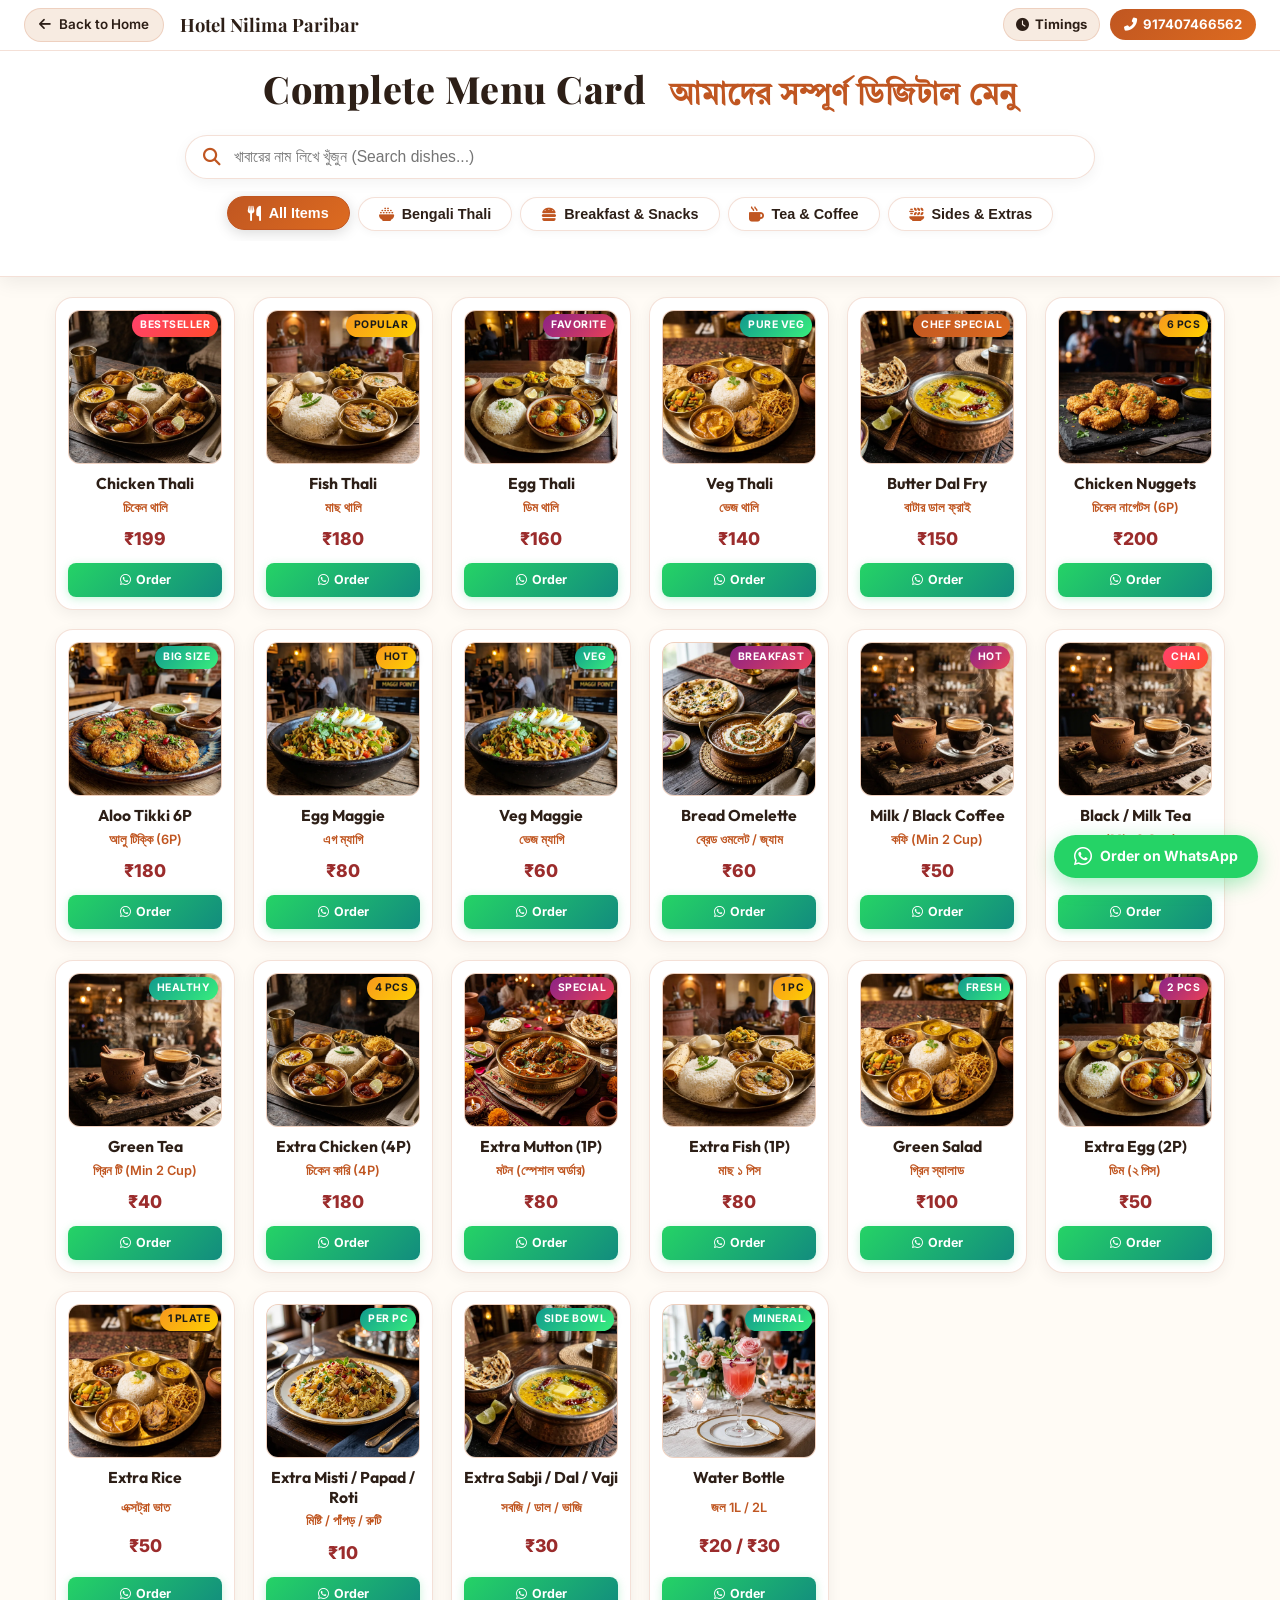
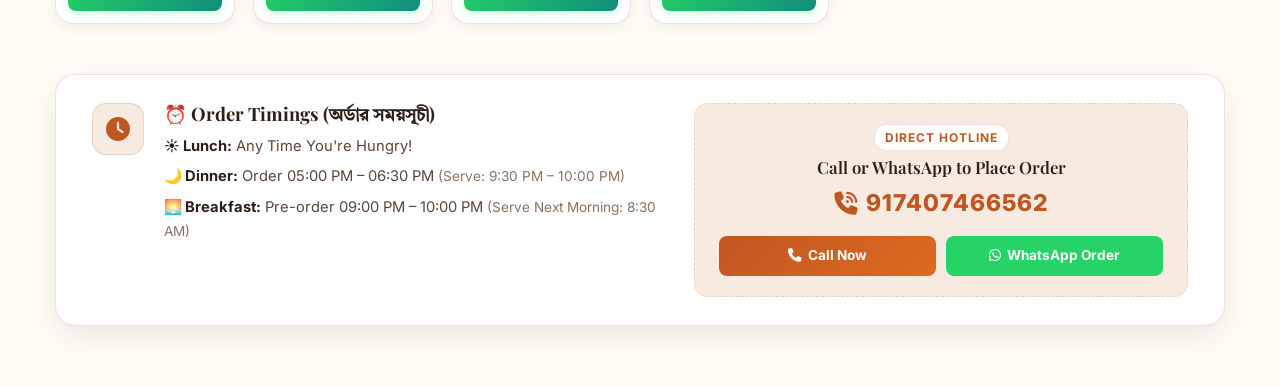
<file: menu.html>
﻿<!DOCTYPE html>
<html lang="bn">
<head>
    <meta charset="UTF-8">
    <meta name="viewport" content="width=device-width, initial-scale=1.0">
    <title>Full Menu Card | Hotel Nilima Paribar| সম্পূর্ণ মেনু</title>
    
    <!-- Meta Descriptions & SEO -->
    <meta name="description" content="Explore the full digital menu of Hotel Nilima Paribar. Bengali Thalis, Snacks, Tea, Coffee, Extras & Direct WhatsApp Ordering.">
    <meta name="theme-color" content="#c9a24b">
    
    <!-- Fonts -->
    <link rel="preconnect" href="https://fonts.googleapis.com">
    <link rel="preconnect" href="https://fonts.gstatic.com" crossorigin>
    <link href="https://fonts.googleapis.com/css2?family=Cinzel:wght@500;700;900&family=Inter:wght@300;400;500;600;700;800&family=Outfit:wght@400;500;600;700;800&family=Playfair+Display:ital,wght@0,600;0,700;0,900;1,600&family=Tiro+Bangla:ital@0;1&display=swap" rel="stylesheet">
    
    <!-- Font Awesome -->
    <link rel="stylesheet" href="https://cdnjs.cloudflare.com/ajax/libs/font-awesome/6.5.1/css/all.min.css">
    
    <!-- Main Style -->
    <link rel="stylesheet" href="styles.css">

    <style>
        /* Specific Styles for Compact Full Menu Page (LIGHT THEME) */
        .full-menu-page {
            background-color: var(--bg-deep);
            color: var(--text-primary);
            min-height: 100vh;
        }

        /* Sticky Top Header Container */
        .sticky-menu-top-container {
            position: sticky;
            top: 0;
            z-index: 1000;
            background: var(--bg-card);
            backdrop-filter: blur(20px);
            -webkit-backdrop-filter: blur(20px);
            border-bottom: 1.5px solid var(--glass-border);
            box-shadow: 0 4px 20px rgba(0, 0, 0, 0.08);
        }

        .full-menu-nav {
            padding: 8px 24px;
            display: flex;
            align-items: center;
            justify-content: space-between;
            border-bottom: 1px solid var(--glass-border);
        }

        .full-menu-nav-left {
            display: flex;
            align-items: center;
            gap: 16px;
        }

        .nav-back-btn {
            display: inline-flex;
            align-items: center;
            gap: 8px;
            background: var(--bg-dark);
            border: 1px solid var(--glass-border);
            color: var(--text-primary);
            padding: 5px 14px;
            border-radius: 25px;
            text-decoration: none;
            font-weight: 600;
            font-size: 0.84rem;
            transition: all 0.3s ease;
        }

        .nav-back-btn:hover {
            background: var(--accent-gold);
            color: #ffffff;
            border-color: var(--accent-gold);
            transform: translateX(-3px);
            box-shadow: 0 0 15px rgba(0, 0, 0, 0.15);
        }

        .full-menu-logo-title {
            font-family: 'Playfair Display', serif;
            font-size: 1.15rem;
            font-weight: 700;
            color: var(--text-primary);
        }

        .full-menu-logo-title span {
            color: var(--accent-gold);
        }

        .full-menu-nav-right {
            display: flex;
            align-items: center;
            gap: 10px;
        }

        .nav-timing-btn {
            display: inline-flex;
            align-items: center;
            gap: 6px;
            background: var(--bg-dark);
            border: 1px solid var(--glass-border);
            color: var(--text-primary);
            padding: 5px 12px;
            border-radius: 25px;
            text-decoration: none;
            font-weight: 700;
            font-size: 0.82rem;
            transition: all 0.3s ease;
        }

        .nav-timing-btn:hover {
            background: var(--accent-gold);
            color: #ffffff;
            border-color: var(--accent-gold);
            transform: translateY(-2px);
            box-shadow: 0 0 15px rgba(0, 0, 0, 0.15);
        }

        .nav-call-btn {
            display: inline-flex;
            align-items: center;
            gap: 6px;
            background: linear-gradient(135deg, var(--accent-gold), var(--accent-amber));
            color: #ffffff;
            padding: 5px 14px;
            border-radius: 25px;
            text-decoration: none;
            font-weight: 700;
            font-size: 0.82rem;
            transition: all 0.3s ease;
        }

        .nav-call-btn:hover {
            transform: translateY(-2px);
            box-shadow: 0 4px 15px rgba(0, 0, 0, 0.2);
        }

        /* Full Menu Hero Header */
        .full-menu-hero {
            text-align: center;
            padding: 14px 20px 10px;
            position: relative;
        }

        .full-menu-hero h1 {
            font-family: 'Playfair Display', serif;
            font-size: 2.35rem;
            font-weight: 800;
            color: var(--text-primary);
            margin-bottom: 0;
            line-height: 1.25;
            letter-spacing: 0.5px;
        }

        .full-menu-hero h1 .bengali-heading {
            color: var(--accent-gold);
            display: inline-block;
            font-size: 1.85rem;
            margin-left: 14px;
            font-family: 'Tiro Bangla', serif;
            font-weight: 700;
        }

        .full-menu-hero p {
            display: none;
        }

        /* Search & Filter Controls */
        .menu-control-bar {
            max-width: 950px;
            margin: 0 auto;
            padding: 10px 20px 15px;
        }

        .search-box-wrapper {
            position: relative;
            margin-bottom: 12px;
        }

        .search-box-wrapper input {
            width: 100%;
            background: var(--bg-card);
            border: 1.5px solid var(--glass-border);
            padding: 12px 20px 12px 48px;
            border-radius: 30px;
            color: var(--text-primary);
            font-size: 0.98rem;
            outline: none;
            transition: all 0.3s ease;
            box-shadow: 0 4px 14px rgba(0, 0, 0, 0.05);
        }

        .search-box-wrapper input:focus {
            border-color: var(--accent-gold);
            box-shadow: 0 0 18px rgba(0, 0, 0, 0.1);
            background: var(--bg-card);
        }

        .search-box-wrapper i {
            position: absolute;
            left: 18px;
            top: 50%;
            transform: translateY(-50%);
            color: var(--accent-gold);
            font-size: 1.1rem;
        }

        .menu-category-tabs {
            touch-action: pan-x pan-y;
            overscroll-behavior-x: contain;
            display: flex;
            justify-content: center;
            flex-wrap: wrap;
            gap: 10px;
            margin: 0;
        }

        .menu-tab-btn {
            background: var(--bg-card);
            border: 1.5px solid var(--glass-border);
            color: var(--text-secondary);
            padding: 8px 20px;
            border-radius: 25px;
            font-size: 0.9rem;
            font-weight: 600;
            cursor: pointer;
            backdrop-filter: blur(8px);
            transition: all 0.25s ease;
            display: inline-flex;
            align-items: center;
            gap: 8px;
            box-shadow: 0 2px 8px rgba(0, 0, 0, 0.04);
        }

        .menu-tab-btn i {
            color: var(--accent-gold);
            font-size: 0.95rem;
            transition: transform 0.3s ease;
        }

        .menu-tab-btn:hover {
            border-color: var(--accent-gold);
            color: var(--text-primary);
            background: var(--bg-card2, #f4f8f9);
            transform: translateY(-2px);
            box-shadow: 0 4px 15px rgba(0, 0, 0, 0.08);
        }

        .menu-tab-btn.active {
            background: linear-gradient(135deg, var(--accent-gold), var(--accent-amber));
            border-color: var(--accent-gold);
            color: #ffffff;
            box-shadow: 0 3px 14px rgba(0, 0, 0, 0.15);
            transform: translateY(-1px);
        }

        .menu-tab-btn.active i {
            color: #ffffff;
        }

        /* Compact Grid for Full Menu */
        .compact-menu-grid-container {
            max-width: 1200px;
            margin: 20px auto 50px;
            padding: 0 15px;
        }

        .compact-grid {
            display: grid;
            grid-template-columns: repeat(auto-fill, minmax(180px, 1fr));
            gap: 18px;
        }

        .compact-grid .food-menu-card {
            flex: initial;
            width: 100%;
            animation: floatMenuItem 4.5s ease-in-out infinite alternate;
        }

        .compact-grid .food-menu-card.hidden {
            display: none !important;
        }

        /* No Results Message */
        #no-results-msg {
            text-align: center;
            padding: 50px 20px;
            font-size: 1.1rem;
            color: var(--accent-gold);
            display: none;
            grid-column: 1 / -1;
        }

        /* Order Info Banner (Light Theme) */
        .order-info-banner {
            display: flex;
            align-items: stretch;
            justify-content: space-between;
            gap: 25px;
            padding: 28px 36px;
            border-radius: 20px;
            background: var(--bg-card);
            border: 1.5px solid var(--glass-border);
            box-shadow: 0 10px 30px rgba(0, 0, 0, 0.07);
        }

        .order-timing-card {
            display: flex;
            gap: 20px;
            flex: 1.3;
        }

        .timing-icon {
            width: 52px;
            height: 52px;
            border-radius: 14px;
            background: var(--bg-dark);
            border: 1px solid var(--glass-border);
            display: flex;
            align-items: center;
            justify-content: center;
            color: var(--accent-gold);
            font-size: 1.5rem;
            flex-shrink: 0;
        }

        .timing-details h4 {
            color: var(--text-primary);
            font-size: 1.15rem;
            margin-bottom: 10px;
            font-weight: 700;
        }

        .timing-details ul {
            list-style: none;
            padding: 0;
            margin: 0;
            display: flex;
            flex-direction: column;
            gap: 7px;
        }

        .timing-details li {
            font-size: 0.92rem;
            color: var(--text-secondary);
        }

        .timing-details li strong {
            color: var(--text-primary);
        }

        .timing-details .serve-time {
            color: var(--text-muted);
            font-size: 0.85rem;
        }

        .order-call-box {
            flex: 1;
            display: flex;
            flex-direction: column;
            align-items: center;
            justify-content: center;
            text-align: center;
            background: var(--bg-dark);
            padding: 20px 24px;
            border-radius: 14px;
            border: 1px dashed var(--glass-border);
        }

        .call-badge {
            background: var(--bg-card);
            color: var(--accent-gold);
            font-size: 0.75rem;
            font-weight: 700;
            text-transform: uppercase;
            letter-spacing: 1px;
            padding: 3px 10px;
            border-radius: 12px;
            margin-bottom: 6px;
            border: 1px solid var(--glass-border);
        }

        .order-call-box h3 {
            font-size: 1.05rem;
            color: var(--text-primary);
            margin-bottom: 8px;
            font-weight: 600;
        }

        .order-phone-link {
            font-size: 1.45rem;
            font-weight: 800;
            color: var(--accent-gold);
            text-decoration: none;
            letter-spacing: 1px;
            display: inline-flex;
            align-items: center;
            gap: 8px;
            margin-bottom: 14px;
            transition: transform 0.3s ease;
        }

        .order-phone-link:hover {
            transform: scale(1.05);
        }

        .quick-action-btns {
            display: flex;
            gap: 10px;
            width: 100%;
        }

        .direct-call-btn, .direct-wp-btn {
            flex: 1;
            padding: 9px 12px;
            border-radius: 8px;
            font-size: 0.85rem;
            font-weight: 700;
            text-decoration: none;
            display: inline-flex;
            align-items: center;
            justify-content: center;
            gap: 6px;
            transition: all 0.3s ease;
        }

        .direct-call-btn {
            background: linear-gradient(135deg, var(--accent-gold), var(--accent-amber));
            color: #ffffff;
        }

        .direct-call-btn:hover {
            transform: translateY(-2px);
            box-shadow: 0 4px 15px rgba(0, 0, 0, 0.2);
        }

        .direct-wp-btn {
            background: #25D366;
            color: #ffffff;
        }

        .direct-wp-btn:hover {
            background: #1ebc59;
            transform: translateY(-2px);
            box-shadow: 0 4px 15px rgba(37, 211, 102, 0.4);
        }

        /* Floating Order Quick Dial */
        .floating-order-btn {
            position: fixed;
            bottom: 22px;
            right: 22px;
            z-index: 999;
            display: flex;
            align-items: center;
            gap: 8px;
            background: #25D366;
            color: #ffffff;
            padding: 10px 20px;
            border-radius: 35px;
            text-decoration: none;
            font-weight: 700;
            font-size: 0.88rem;
            box-shadow: 0 6px 20px rgba(37, 211, 102, 0.4);
            transition: all 0.3s ease;
            animation: pulseOrderBtn 2.5s infinite;
        }

        .floating-order-btn:hover {
            background: #1ebc59;
            color: #ffffff;
            transform: scale(1.06);
            box-shadow: 0 8px 25px rgba(37, 211, 102, 0.6);
        }

        @keyframes pulseOrderBtn {
            0%, 100% { transform: scale(1); }
            50% { transform: scale(1.04); }
        }

        @media (max-width: 900px) {
            .order-info-banner {
                flex-direction: column;
                padding: 22px;
            }
            .order-timing-card {
                flex-direction: column;
                gap: 12px;
            }
        }

        @media (max-width: 600px) {
            .full-menu-nav {
                padding: 8px 12px;
            }
            .nav-back-btn span {
                display: none;
            }
            .full-menu-logo-title {
                font-size: 1.05rem;
            }
            .nav-timing-btn {
                padding: 4px 8px;
                font-size: 0.76rem;
            }
            .nav-timing-btn span {
                display: none;
            }
            .nav-call-btn {
                padding: 4px 10px;
                font-size: 0.76rem;
            }
            .full-menu-hero {
                padding: 10px 10px 4px;
            }
            .full-menu-hero h1 {
                font-size: 1.65rem;
            }
            .full-menu-hero h1 .bengali-heading {
                font-size: 1.35rem;
                display: block;
                margin-left: 0;
                margin-top: 4px;
            }
            .menu-control-bar {
                padding: 6px 12px 10px;
            }
            .search-box-wrapper {
                margin-bottom: 8px;
            }
            .search-box-wrapper input {
                padding: 9px 16px 9px 38px;
                font-size: 0.88rem;
                border-radius: 25px;
            }
            .search-box-wrapper i {
                left: 14px;
                font-size: 0.95rem;
            }
            .menu-category-tabs {
            touch-action: pan-x pan-y;
            overscroll-behavior-x: contain;
                gap: 6px;
                overflow-x: auto;
                flex-wrap: nowrap;
                justify-content: flex-start;
                padding-bottom: 4px;
                -webkit-overflow-scrolling: touch;
            }
            .menu-tab-btn {
                padding: 6px 14px;
                font-size: 0.8rem;
                border-radius: 20px;
                white-space: nowrap;
                flex-shrink: 0;
            }
            .compact-grid {
                grid-template-columns: repeat(2, 1fr);
                gap: 10px;
            }
            .compact-grid .food-menu-card {
                padding: 8px;
            }
            .food-title {
                font-size: 0.86rem;
            }
            .bengali-title {
                font-size: 0.72rem;
            }
            .food-price {
                font-size: 0.95rem;
            }
            .food-order-btn {
                padding: 5px 8px;
                font-size: 0.72rem;
            }
        }
    </style>
</head>
<body class="full-menu-page">

    <!-- Sticky Top Header (Navbar + Hero Title + Search Box + Filter Tabs) -->
    <div class="sticky-menu-top-container">
        <!-- Top Navigation Bar -->
        <nav class="full-menu-nav">
            <div class="full-menu-nav-left">
                <a href="index.html" class="nav-back-btn" title="Go back to Home Page">
                    <i class="fas fa-arrow-left"></i> <span>Back to Home</span>
                </a>
                <div class="full-menu-logo-title">Hotel Nilima Paribar</div>
            </div>
            <div class="full-menu-nav-right">
                <a href="#order-timings" class="nav-timing-btn" id="nav-timing-toggle-btn" title="Order Timings (অর্ডার সময়সূচী)">
                    <i class="fas fa-clock" id="nav-timing-icon"></i> <span id="nav-timing-text">Timings</span>
                </a>
                <a href="tel:917407466562" class="nav-call-btn">
                    <i class="fas fa-phone-alt"></i> <span>917407466562</span>
                </a>
            </div>
        </nav>

        <!-- Hero Header -->
        <header class="full-menu-hero">
            <h1>Complete Menu Card <span class="bengali-heading">আমাদের সম্পূর্ণ ডিজিটাল মেনু</span></h1>
        </header>

        <!-- Search Bar & Category Filter Tabs -->
        <div class="menu-control-bar">
            <div class="search-box-wrapper">
                <i class="fas fa-search"></i>
                <input type="text" id="menu-search-input" placeholder="খাবারের নাম লিখে খুঁজুন (Search dishes...)" autocomplete="off">
            </div>

            <div class="menu-category-tabs">
                <button class="menu-tab-btn active" data-category="all">
                    <i class="fas fa-utensils"></i> All Items
                </button>
                <button class="menu-tab-btn" data-category="thali">
                    <i class="fas fa-bowl-rice"></i> Bengali Thali
                </button>
                <button class="menu-tab-btn" data-category="snacks">
                    <i class="fas fa-burger"></i> Breakfast & Snacks
                </button>
                <button class="menu-tab-btn" data-category="beverages">
                    <i class="fas fa-mug-hot"></i> Tea & Coffee
                </button>
                <button class="menu-tab-btn" data-category="extras">
                    <i class="fas fa-plate-wheat"></i> Sides & Extras
                </button>
            </div>
        </div>
    </div>

    <!-- Compact Full Menu Grid -->
    <main class="compact-menu-grid-container">
        <div class="compact-grid" id="full-menu-grid">

            <!-- 1. Chicken Thali -->
            <div class="food-menu-card" data-category="thali" data-keywords="chicken thali murgi murgir mangsho rice dal sabji thali">
                <div class="food-card-badge bestseller">Bestseller</div>
                <div class="food-card-img-box">
                    <img src="assets/menu_chicken_thali.webp" alt="Chicken Thali" loading="lazy">
                </div>
                <div class="food-card-body">
                    <h3 class="food-title">Chicken Thali</h3>
                    <span class="bengali-title">চিকেন থালি</span>
                    <span class="food-price">₹199</span>
                    <a href="https://wa.me/917407466562?text==Hi%20Hotel%20Nilima%20Paribar,%20I%20want%20to%20order%20Chicken%20Thali%20(₹199)" target="_blank" class="food-order-btn">
                        <i class="fab fa-whatsapp"></i> Order
                    </a>
                </div>
            </div>

            <!-- 2. Fish Thali -->
            <div class="food-menu-card" data-category="thali" data-keywords="fish thali macher thali mach jhol rui katla rice dal thali">
                <div class="food-card-badge popular">Popular</div>
                <div class="food-card-img-box">
                    <img src="assets/menu_fish_thali.webp" alt="Fish Thali" loading="lazy">
                </div>
                <div class="food-card-body">
                    <h3 class="food-title">Fish Thali</h3>
                    <span class="bengali-title">মাছ থালি</span>
                    <span class="food-price">₹180</span>
                    <a href="https://wa.me/917407466562?text==Hi%20Hotel%20Nilima%20Paribar,%20I%20want%20to%20order%20Fish%20Thali%20(₹180)" target="_blank" class="food-order-btn">
                        <i class="fab fa-whatsapp"></i> Order
                    </a>
                </div>
            </div>

            <!-- 3. Egg Thali -->
            <div class="food-menu-card" data-category="thali" data-keywords="egg thali dimer thali dim kosha rice dal thali">
                <div class="food-card-badge special">Favorite</div>
                <div class="food-card-img-box">
                    <img src="assets/menu_egg_thali.webp" alt="Egg Thali" loading="lazy">
                </div>
                <div class="food-card-body">
                    <h3 class="food-title">Egg Thali</h3>
                    <span class="bengali-title">ডিম থালি</span>
                    <span class="food-price">₹160</span>
                    <a href="https://wa.me/917407466562?text==Hi%20Hotel%20Nilima%20Paribar,%20I%20want%20to%20order%20Egg%20Thali%20(₹160)" target="_blank" class="food-order-btn">
                        <i class="fab fa-whatsapp"></i> Order
                    </a>
                </div>
            </div>

            <!-- 4. Veg Thali -->
            <div class="food-menu-card" data-category="thali" data-keywords="veg thali niramish thali paneer dal sabji rice mishti doi">
                <div class="food-card-badge pure-veg">Pure Veg</div>
                <div class="food-card-img-box">
                    <img src="assets/menu_veg_thali.webp" alt="Veg Thali" loading="lazy">
                </div>
                <div class="food-card-body">
                    <h3 class="food-title">Veg Thali</h3>
                    <span class="bengali-title">ভেজ থালি</span>
                    <span class="food-price">₹140</span>
                    <a href="https://wa.me/917407466562?text==Hi%20Hotel%20Nilima%20Paribar,%20I%20want%20to%20order%20Veg%20Thali%20(₹140)" target="_blank" class="food-order-btn">
                        <i class="fab fa-whatsapp"></i> Order
                    </a>
                </div>
            </div>

            <!-- 5. Butter Dal Fry -->
            <div class="food-menu-card" data-category="extras" data-keywords="butter dal fry yellow dal tadka veg">
                <div class="food-card-badge chef">Chef Special</div>
                <div class="food-card-img-box">
                    <img src="assets/menu_butter_dal_fry.webp" alt="Butter Dal Fry" loading="lazy">
                </div>
                <div class="food-card-body">
                    <h3 class="food-title">Butter Dal Fry</h3>
                    <span class="bengali-title">বাটার ডাল ফ্রাই</span>
                    <span class="food-price">₹150</span>
                    <a href="https://wa.me/917407466562?text==Hi%20Hotel%20Nilima%20Paribar,%20I%20want%20to%20order%20Butter%20Dal%20Fry%20(₹150)" target="_blank" class="food-order-btn">
                        <i class="fab fa-whatsapp"></i> Order
                    </a>
                </div>
            </div>

            <!-- 6. Chicken Nuggets (6P) -->
            <div class="food-menu-card" data-category="snacks" data-keywords="chicken nuggets 6p fried snacks non-veg">
                <div class="food-card-badge popular">6 Pcs</div>
                <div class="food-card-img-box">
                    <img src="assets/menu_chicken_nuggets.webp" alt="Chicken Nuggets" loading="lazy">
                </div>
                <div class="food-card-body">
                    <h3 class="food-title">Chicken Nuggets</h3>
                    <span class="bengali-title">চিকেন নাগেটস (6P)</span>
                    <span class="food-price">₹200</span>
                    <a href="https://wa.me/917407466562?text==Hi%20Hotel%20Nilima%20Paribar,%20I%20want%20to%20order%20Chicken%20Nuggets%20(₹200)" target="_blank" class="food-order-btn">
                        <i class="fab fa-whatsapp"></i> Order
                    </a>
                </div>
            </div>

            <!-- 7. Aloo Tikki Big Size (6P) -->
            <div class="food-menu-card" data-category="snacks" data-keywords="aloo tikki potato cutlet snacks big size veg">
                <div class="food-card-badge pure-veg">Big Size</div>
                <div class="food-card-img-box">
                    <img src="assets/menu_aloo_tikki.webp" alt="Aloo Tikki Big Size" loading="lazy">
                </div>
                <div class="food-card-body">
                    <h3 class="food-title">Aloo Tikki 6P</h3>
                    <span class="bengali-title">আলু টিক্কি (6P)</span>
                    <span class="food-price">₹180</span>
                    <a href="https://wa.me/917407466562?text==Hi%20Hotel%20Nilima%20Paribar,%20I%20want%20to%20order%20Aloo%20Tikki%20(₹180)" target="_blank" class="food-order-btn">
                        <i class="fab fa-whatsapp"></i> Order
                    </a>
                </div>
            </div>

            <!-- 8. Egg Maggie -->
            <div class="food-menu-card" data-category="snacks" data-keywords="egg maggie noodles masala snacks">
                <div class="food-card-badge popular">Hot</div>
                <div class="food-card-img-box">
                    <img src="assets/menu_egg_maggie.webp" alt="Egg Maggie" loading="lazy">
                </div>
                <div class="food-card-body">
                    <h3 class="food-title">Egg Maggie</h3>
                    <span class="bengali-title">এগ ম্যাগি</span>
                    <span class="food-price">₹80</span>
                    <a href="https://wa.me/917407466562?text==Hi%20Hotel%20Nilima%20Paribar,%20I%20want%20to%20order%20Egg%20Maggie%20(₹80)" target="_blank" class="food-order-btn">
                        <i class="fab fa-whatsapp"></i> Order
                    </a>
                </div>
            </div>

            <!-- 9. Veg Maggie -->
            <div class="food-menu-card" data-category="snacks" data-keywords="veg maggie masala noodles snacks vegetarian">
                <div class="food-card-badge pure-veg">Veg</div>
                <div class="food-card-img-box">
                    <img src="assets/menu_egg_maggie.webp" alt="Veg Maggie" loading="lazy">
                </div>
                <div class="food-card-body">
                    <h3 class="food-title">Veg Maggie</h3>
                    <span class="bengali-title">ভেজ ম্যাগি</span>
                    <span class="food-price">₹60</span>
                    <a href="https://wa.me/917407466562?text==Hi%20Hotel%20Nilima%20Paribar,%20I%20want%20to%20order%20Veg%20Maggie%20(₹60)" target="_blank" class="food-order-btn">
                        <i class="fab fa-whatsapp"></i> Order
                    </a>
                </div>
            </div>

            <!-- 10. Bread Omelette / Jam / Butter -->
            <div class="food-menu-card" data-category="snacks" data-keywords="bread omelette jam butter breakfast toast egg">
                <div class="food-card-badge special">Breakfast</div>
                <div class="food-card-img-box">
                    <img src="assets/menu6.webp" alt="Bread Omelette Jam Butter" loading="lazy">
                </div>
                <div class="food-card-body">
                    <h3 class="food-title">Bread Omelette</h3>
                    <span class="bengali-title">ব্রেড ওমলেট / জ্যাম</span>
                    <span class="food-price">₹60</span>
                    <a href="https://wa.me/917407466562?text==Hi%20Hotel%20Nilima%20Paribar,%20I%20want%20to%20order%20Bread%20Omelette%20(₹60)" target="_blank" class="food-order-btn">
                        <i class="fab fa-whatsapp"></i> Order
                    </a>
                </div>
            </div>

            <!-- 11. Milk / Black Coffee -->
            <div class="food-menu-card" data-category="beverages" data-keywords="coffee milk coffee black coffee hot drink beverages espresso">
                <div class="food-card-badge special">Hot</div>
                <div class="food-card-img-box">
                    <img src="assets/menu_tea_coffee.webp" alt="Milk and Black Coffee" loading="lazy">
                </div>
                <div class="food-card-body">
                    <h3 class="food-title">Milk / Black Coffee</h3>
                    <span class="bengali-title">কফি (Min 2 Cup)</span>
                    <span class="food-price">₹50</span>
                    <a href="https://wa.me/917407466562?text==Hi%20Hotel%20Nilima%20Paribar,%20I%20want%20to%20order%20Coffee" target="_blank" class="food-order-btn">
                        <i class="fab fa-whatsapp"></i> Order
                    </a>
                </div>
            </div>

            <!-- 12. Black / Milk Tea -->
            <div class="food-menu-card" data-category="beverages" data-keywords="tea chai milk tea black tea masala chai beverage">
                <div class="food-card-badge bestseller">Chai</div>
                <div class="food-card-img-box">
                    <img src="assets/menu_tea_coffee.webp" alt="Black and Milk Tea" loading="lazy">
                </div>
                <div class="food-card-body">
                    <h3 class="food-title">Black / Milk Tea</h3>
                    <span class="bengali-title">চা (Min 2 Cup)</span>
                    <span class="food-price">₹25</span>
                    <a href="https://wa.me/917407466562?text==Hi%20Hotel%20Nilima%20Paribar,%20I%20want%20to%20order%20Tea" target="_blank" class="food-order-btn">
                        <i class="fab fa-whatsapp"></i> Order
                    </a>
                </div>
            </div>

            <!-- 13. Green Tea -->
            <div class="food-menu-card" data-category="beverages" data-keywords="green tea healthy detox hot beverage">
                <div class="food-card-badge pure-veg">Healthy</div>
                <div class="food-card-img-box">
                    <img src="assets/menu_tea_coffee.webp" alt="Green Tea" loading="lazy">
                </div>
                <div class="food-card-body">
                    <h3 class="food-title">Green Tea</h3>
                    <span class="bengali-title">গ্রিন টি (Min 2 Cup)</span>
                    <span class="food-price">₹40</span>
                    <a href="https://wa.me/917407466562?text==Hi%20Hotel%20Nilima%20Paribar,%20I%20want%20to%20order%20Green%20Tea" target="_blank" class="food-order-btn">
                        <i class="fab fa-whatsapp"></i> Order
                    </a>
                </div>
            </div>

            <!-- 14. Extra Chicken (4P) -->
            <div class="food-menu-card" data-category="extras" data-keywords="extra chicken 4p murgir mangsho chicken curry side non-veg">
                <div class="food-card-badge popular">4 Pcs</div>
                <div class="food-card-img-box">
                    <img src="assets/menu_chicken_thali.webp" alt="Extra Chicken 4P" loading="lazy">
                </div>
                <div class="food-card-body">
                    <h3 class="food-title">Extra Chicken (4P)</h3>
                    <span class="bengali-title">চিকেন কারি (4P)</span>
                    <span class="food-price">₹180</span>
                    <a href="https://wa.me/917407466562?text==Hi%20Hotel%20Nilima%20Paribar,%20I%20want%20to%20order%20Extra%20Chicken%204P%20(₹180)" target="_blank" class="food-order-btn">
                        <i class="fab fa-whatsapp"></i> Order
                    </a>
                </div>
            </div>

            <!-- 15. Extra Mutton (1P - Special Order) -->
            <div class="food-menu-card" data-category="extras" data-keywords="extra mutton 1p khasi mangsho mutton kosha special non-veg">
                <div class="food-card-badge special">Special</div>
                <div class="food-card-img-box">
                    <img src="assets/menu3.webp" alt="Extra Mutton 1P" loading="lazy">
                </div>
                <div class="food-card-body">
                    <h3 class="food-title">Extra Mutton (1P)</h3>
                    <span class="bengali-title">মটন (স্পেশাল অর্ডার)</span>
                    <span class="food-price">₹80</span>
                    <a href="https://wa.me/917407466562?text==Hi%20Hotel%20Nilima%20Paribar,%20I%20want%20to%20order%20Extra%20Mutton%20(₹80)" target="_blank" class="food-order-btn">
                        <i class="fab fa-whatsapp"></i> Order
                    </a>
                </div>
            </div>

            <!-- 16. Extra Fish (1P) -->
            <div class="food-menu-card" data-category="extras" data-keywords="extra fish 1p macher jhol rui katla side non-veg">
                <div class="food-card-badge popular">1 Pc</div>
                <div class="food-card-img-box">
                    <img src="assets/menu_fish_thali.webp" alt="Extra Fish 1P" loading="lazy">
                </div>
                <div class="food-card-body">
                    <h3 class="food-title">Extra Fish (1P)</h3>
                    <span class="bengali-title">মাছ ১ পিস</span>
                    <span class="food-price">₹80</span>
                    <a href="https://wa.me/917407466562?text==Hi%20Hotel%20Nilima%20Paribar,%20I%20want%20to%20order%20Extra%20Fish%20(₹80)" target="_blank" class="food-order-btn">
                        <i class="fab fa-whatsapp"></i> Order
                    </a>
                </div>
            </div>

            <!-- 17. Green Salad -->
            <div class="food-menu-card" data-category="extras" data-keywords="green salad cucumber tomato onion lemon salad veg">
                <div class="food-card-badge pure-veg">Fresh</div>
                <div class="food-card-img-box">
                    <img src="assets/menu_veg_thali.webp" alt="Green Salad" loading="lazy">
                </div>
                <div class="food-card-body">
                    <h3 class="food-title">Green Salad</h3>
                    <span class="bengali-title">গ্রিন স্যালাড</span>
                    <span class="food-price">₹100</span>
                    <a href="https://wa.me/917407466562?text==Hi%20Hotel%20Nilima%20Paribar,%20I%20want%20to%20order%20Green%20Salad%20(₹100)" target="_blank" class="food-order-btn">
                        <i class="fab fa-whatsapp"></i> Order
                    </a>
                </div>
            </div>

            <!-- 18. Extra Egg (2P) -->
            <div class="food-menu-card" data-category="extras" data-keywords="extra egg 2p dim egg curry side non-veg">
                <div class="food-card-badge special">2 Pcs</div>
                <div class="food-card-img-box">
                    <img src="assets/menu_egg_thali.webp" alt="Extra Egg 2P" loading="lazy">
                </div>
                <div class="food-card-body">
                    <h3 class="food-title">Extra Egg (2P)</h3>
                    <span class="bengali-title">ডিম (২ পিস)</span>
                    <span class="food-price">₹50</span>
                    <a href="https://wa.me/917407466562?text==Hi%20Hotel%20Nilima%20Paribar,%20I%20want%20to%20order%20Extra%20Egg%202P%20(₹50)" target="_blank" class="food-order-btn">
                        <i class="fab fa-whatsapp"></i> Order
                    </a>
                </div>
            </div>

            <!-- 19. Extra Rice -->
            <div class="food-menu-card" data-category="extras" data-keywords="extra rice bhat rice portion veg side">
                <div class="food-card-badge popular">1 Plate</div>
                <div class="food-card-img-box">
                    <img src="assets/menu_veg_thali.webp" alt="Extra Rice" loading="lazy">
                </div>
                <div class="food-card-body">
                    <h3 class="food-title">Extra Rice</h3>
                    <span class="bengali-title">এক্সট্রা ভাত</span>
                    <span class="food-price">₹50</span>
                    <a href="https://wa.me/917407466562?text==Hi%20Hotel%20Nilima%20Paribar,%20I%20want%20to%20order%20Extra%20Rice%20(₹50)" target="_blank" class="food-order-btn">
                        <i class="fab fa-whatsapp"></i> Order
                    </a>
                </div>
            </div>

            <!-- 20. Extra Misti / Papad / Roti -->
            <div class="food-menu-card" data-category="extras" data-keywords="extra misti papad roti sweet flatbread side">
                <div class="food-card-badge pure-veg">Per Pc</div>
                <div class="food-card-img-box">
                    <img src="assets/menu2.webp" alt="Extra Misti Papad Roti" loading="lazy">
                </div>
                <div class="food-card-body">
                    <h3 class="food-title">Extra Misti / Papad / Roti</h3>
                    <span class="bengali-title">মিষ্টি / পাঁপড় / রুটি</span>
                    <span class="food-price">₹10</span>
                    <a href="https://wa.me/917407466562?text==Hi%20Hotel%20Nilima%20Paribar,%20I%20want%20to%20order%20Extra%20Misti%20Papad%20Roti%20(₹10)" target="_blank" class="food-order-btn">
                        <i class="fab fa-whatsapp"></i> Order
                    </a>
                </div>
            </div>

            <!-- 21. Extra Sabji / Dal / Vaji -->
            <div class="food-menu-card" data-category="extras" data-keywords="extra sabji dal vaji butter dal fry veg side">
                <div class="food-card-badge pure-veg">Side Bowl</div>
                <div class="food-card-img-box">
                    <img src="assets/menu_butter_dal_fry.webp" alt="Extra Sabji Dal Vaji" loading="lazy">
                </div>
                <div class="food-card-body">
                    <h3 class="food-title">Extra Sabji / Dal / Vaji</h3>
                    <span class="bengali-title">সবজি / ডাল / ভাজি</span>
                    <span class="food-price">₹30</span>
                    <a href="https://wa.me/917407466562?text==Hi%20Hotel%20Nilima%20Paribar,%20I%20want%20to%20order%20Extra%20Sabji%20Dal%20Vaji%20(₹30)" target="_blank" class="food-order-btn">
                        <i class="fab fa-whatsapp"></i> Order
                    </a>
                </div>
            </div>

            <!-- 20. Packaged Water Bottle (1L / 2L) -->
            <div class="food-menu-card" data-category="beverages" data-keywords="water bottle 1l 2l mineral water drink">
                <div class="food-card-badge pure-veg">Mineral</div>
                <div class="food-card-img-box">
                    <img src="assets/menu5.webp" alt="Packaged Water Bottle" loading="lazy">
                </div>
                <div class="food-card-body">
                    <h3 class="food-title">Water Bottle</h3>
                    <span class="bengali-title">জল 1L / 2L</span>
                    <span class="food-price">₹20 / ₹30</span>
                    <a href="https://wa.me/917407466562?text==Hi%20Hotel%20Nilima%20Paribar,%20I%20want%20to%20order%20Water%20Bottle" target="_blank" class="food-order-btn">
                        <i class="fab fa-whatsapp"></i> Order
                    </a>
                </div>
            </div>

        </div>

        <!-- No Results Fallback -->
        <div id="no-results-msg">
            <i class="fas fa-search" style="font-size: 2.5rem; margin-bottom: 12px; display: block;"></i>
            <p>আপনার খোঁজা অনুযায়ী কোনো খাবার পাওয়া যায়নি। অন্য কিছু লিখে খুঁজুন।</p>
        </div>
    </main>

    <!-- Order Timings Banner -->
    <div id="order-timings" style="max-width: 1200px; margin: 0 auto 60px; padding: 0 15px; scroll-margin-top: 170px;">
        <div class="order-info-banner glassmorphism">
            <div class="order-timing-card">
                <div class="timing-icon"><i class="fas fa-clock"></i></div>
                <div class="timing-details">
                    <h4>⏰ Order Timings (অর্ডার সময়সূচী)</h4>
                    <ul>
                        <li><strong>☀️ Lunch:</strong> Any Time You're Hungry!</li>
                        <li><strong>🌙 Dinner:</strong> Order 05:00 PM – 06:30 PM <span class="serve-time">(Serve: 9:30 PM – 10:00 PM)</span></li>
                        <li><strong>🌅 Breakfast:</strong> Pre-order 09:00 PM – 10:00 PM <span class="serve-time">(Serve Next Morning: 8:30 AM)</span></li>
                    </ul>
                </div>
            </div>
            
            <div class="order-call-box">
                <div class="call-badge">Direct Hotline</div>
                <h3>Call or WhatsApp to Place Order</h3>
                <a href="tel:917407466562" class="order-phone-link">
                    <i class="fas fa-phone-volume"></i> 917407466562
                </a>
                <div class="quick-action-btns">
                    <a href="tel:917407466562" class="direct-call-btn">
                        <i class="fas fa-phone"></i> Call Now
                    </a>
                    <a href="https://wa.me/917407466562?text==Hello%20Hotel%20Nilima%20Paribar,%20I%20want%20to%20place%20an%20order!" target="_blank" class="direct-wp-btn">
                        <i class="fab fa-whatsapp"></i> WhatsApp Order
                    </a>
                </div>
            </div>
        </div>
    </div>

    <!-- Floating Direct WhatsApp Button -->
    <a href="https://wa.me/917407466562?text==Hello%20Hotel%20Nilima%20Paribar,%20I%20want%20to%20order%20food!" target="_blank" class="floating-order-btn" title="Direct WhatsApp Order">
        <i class="fab fa-whatsapp" style="font-size: 1.3rem;"></i> <span>Order on WhatsApp</span>
    </a>

    <!-- JavaScript for Live Search & Category Filtering -->
    <script>
        document.addEventListener('DOMContentLoaded', () => {
            const searchInput = document.getElementById('menu-search-input');
            const categoryTabs = document.querySelectorAll('.menu-tab-btn');
            const foodCards = document.querySelectorAll('.food-menu-card');
            const noResultsMsg = document.getElementById('no-results-msg');

            let activeCategory = 'all';

            function filterMenu() {
                const query = searchInput.value.toLowerCase().trim();
                let visibleCount = 0;

                foodCards.forEach(card => {
                    const cardCategory = card.getAttribute('data-category');
                    const keywords = (card.getAttribute('data-keywords') || '') + ' ' + card.innerText.toLowerCase();

                    const matchesCategory = (activeCategory === 'all' || cardCategory === activeCategory);
                    const matchesSearch = query === '' || keywords.includes(query);

                    if (matchesCategory && matchesSearch) {
                        card.classList.remove('hidden');
                        visibleCount++;
                    } else {
                        card.classList.add('hidden');
                    }
                });

                if (visibleCount === 0) {
                    noResultsMsg.style.display = 'block';
                } else {
                    noResultsMsg.style.display = 'none';
                }
            }

            // Category Tab Clicks
            categoryTabs.forEach(tab => {
                tab.addEventListener('click', () => {
                    categoryTabs.forEach(t => t.classList.remove('active'));
                    tab.classList.add('active');
                    activeCategory = tab.getAttribute('data-category');
                    const tabsContainer = tab.closest('.menu-category-tabs');
                    if (tabsContainer) {
                        const targetScroll = tab.offsetLeft - (tabsContainer.clientWidth / 2) + (tab.offsetWidth / 2);
                        tabsContainer.scrollTo({ left: targetScroll, behavior: 'smooth' });
                    }
                    filterMenu();
                });
            });

            // Search Input Live Filter
            searchInput.addEventListener('input', () => {
                filterMenu();
            });

            // ============================================================
            // TWO-WAY TOGGLE SCROLL (Click to go to Timings, Click again to go to Top)
            // ============================================================
            const timingToggleBtn = document.getElementById('nav-timing-toggle-btn');
            const timingIcon = document.getElementById('nav-timing-icon');
            const timingText = document.getElementById('nav-timing-text');
            const orderTimingsSection = document.getElementById('order-timings');

            function isNearTimingsSection() {
                if (!orderTimingsSection) return false;
                const rect = orderTimingsSection.getBoundingClientRect();
                return rect.top <= window.innerHeight * 0.75;
            }

            if (timingToggleBtn && orderTimingsSection) {
                timingToggleBtn.addEventListener('click', (e) => {
                    e.preventDefault();
                    if (isNearTimingsSection()) {
                        // If already at Timings section -> Smoothly scroll back to TOP
                        window.scrollTo({ top: 0, behavior: 'smooth' });
                    } else {
                        // Smoothly scroll DOWN to Order Timings section
                        orderTimingsSection.scrollIntoView({ behavior: 'smooth', block: 'start' });
                    }
                });

                // Dynamically update button icon/text when user scrolls near timings
                window.addEventListener('scroll', () => {
                    if (isNearTimingsSection()) {
                        timingToggleBtn.classList.add('at-bottom');
                        if (timingIcon) timingIcon.className = 'fas fa-arrow-up';
                        if (timingText) timingText.innerText = 'Top';
                        timingToggleBtn.title = 'Scroll back to Top (উপরে ফিরে যান)';
                    } else {
                        timingToggleBtn.classList.remove('at-bottom');
                        if (timingIcon) timingIcon.className = 'fas fa-clock';
                        if (timingText) timingText.innerText = 'Timings';
                        timingToggleBtn.title = 'Order Timings (অর্ডার সময়সূচী)';
                    }
                }, { passive: true });
            }
        });
    </script>
</body>
</html>
</file>
<file: styles.css>
﻿/* ============================================================
   HOTEL NILIMA PARIBAR — Luxury Warm Amber & Sunset Terracotta Light Theme
   ============================================================ */

@import url('https://fonts.googleapis.com/css2?family=Playfair+Display:wght@400;600;700;800&family=Outfit:wght@300;400;600;800&family=Inter:wght@300;400;500;600&display=swap');

/* ---- CSS Variables ---- */
/* ---- CSS Variables (Luxury Light Theme) ---- */
:root {
    --bg-deep:              #FFFBF5; /* Soft Peach Cream (main bg) */
    --bg-dark:              #F7EBE1; /* Warm Sand (section bg alt) */
    --bg-card:              #FFFFFF; /* Pure Crisp White for cards */
    --bg-card2:             #FDF5EC; /* Warm Amber-tinted Cream for hover cards */
    --bg-cream:             #3D291D; /* Deep Rich Espresso / Mocha */
    --accent-gold:          #C05621; /* Rich Terracotta / Sunset Amber */
    --accent-amber:         #DD6B20; /* Bright Warm Amber */
    --accent-light:         #C05621; /* Warm Terracotta */
    --accent-red:           #9B2C2C; /* Deep Crimson Accent */
    --accent-warm:          #C05621; /* Terracotta Warm */
    --text-primary:         #2D1F17; /* Deep Mocha Charcoal for text */
    --text-secondary:       #5C4538; /* Warm Espresso Muted Text */
    --text-muted:           #8C7161; /* Soft Clay Muted Text */
    --text-light-section:   #2D1F17; /* Dark text */
    --glass-bg:             rgba(255, 255, 255, 0.9); /* Pure white glass */
    --glass-border:         rgba(192, 86, 33, 0.18); /* Terracotta subtle border */
    --glass-shadow:         0 8px 30px rgba(74, 40, 16, 0.08); /* Soft luxury shadow */
    --glow-gold:            0 0 20px rgba(192, 86, 33, 0.25);
    --radius-sm:            8px;
    --radius-md:            16px;
    --radius-lg:            24px;
    --transition:           all 0.4s cubic-bezier(0.4, 0, 0.2, 1);
}

/* ---- Reset ---- */
*, *::before, *::after {
    margin: 0;
    padding: 0;
    box-sizing: border-box;
}

html {
    scroll-behavior: smooth;
}

body {
    font-family: 'Inter', sans-serif;
    background-color: var(--bg-deep);
    color: var(--text-primary);
    overflow-x: hidden;
    line-height: 1.6;
}

body.no-scroll {
    overflow-y: hidden !important;
}

h1, h2, h3, h4 {
    font-family: 'Playfair Display', 'Tiro Bangla', serif;
    line-height: 1.2;
}

/* ---- Custom Scrollbar ---- */
::-webkit-scrollbar          { width: 6px; }
::-webkit-scrollbar-track    { background: var(--bg-deep); }
::-webkit-scrollbar-thumb    { background: var(--accent-gold); border-radius: 3px; }
::-webkit-scrollbar-thumb:hover { background: var(--accent-amber); }

/* ============================================================
   NAVBAR
   ============================================================ */
.navbar {
    position: sticky;
    top: 0;
    margin: 0;
    width: 100%;
    padding: 0 5%;
    height: 72px;
    border-radius: 0;
    display: flex;
    justify-content: space-between;
    align-items: center;
    background: rgba(255, 251, 245, 0.95);
    backdrop-filter: blur(20px);
    -webkit-backdrop-filter: blur(20px);
    z-index: 1000;
    border-bottom: 1px solid rgba(192, 86, 33, 0.2);
    box-shadow: 0 4px 30px rgba(74, 40, 16, 0.08);
    transition: var(--transition);
}

.navbar-scrolled {
    height: 62px;
    background: rgba(255, 251, 245, 0.98);
    border-bottom-color: rgba(201, 162, 75, 0.35);
    box-shadow: 0 8px 40px rgba(74, 40, 16, 0.12), var(--glow-gold);
}

.logo-container {
    display: flex;
    align-items: center;
    gap: 2px; /* Set gap to almost zero to align right next to logo image */
}

.logo-brand-img {
    position: relative;
    z-index: 1002;
    height: 52px;
    width: auto;
    object-fit: contain;
    transition: var(--transition);
}

.logo-brand-img:hover {
    transform: scale(1.04);
}

.logo-text-wrapper {
    display: flex;
    align-items: center;
    position: relative;
    padding-left: 0px; /* Removed padding entirely to start text immediately */
    /* no overflow: hidden so football can roll across the whole screen */
}

.animated-football-header {
    position: absolute;
    left: -52px;
    width: 48px;
    height: 48px;
    top: 50%;
    margin-top: -24px;
    display: inline-block;
    z-index: 10;
    animation: footballRollAcross 14s linear infinite;
    will-change: left, transform, opacity;
    pointer-events: none;
}

.animated-football-header svg,
.animated-football-header img {
    width: 100%;
    height: 100%;
    filter: drop-shadow(0 2px 5px rgba(183, 28, 28, 0.4)) drop-shadow(0 1px 2px rgba(0, 0, 0, 0.25)) !important;
}

.logo-text {
    font-size: 1.5rem;
    font-weight: 800;
    letter-spacing: 1px;
    background: linear-gradient(90deg, var(--accent-gold), var(--accent-red));
    -webkit-background-clip: text;
    -webkit-text-fill-color: transparent;
    font-family: 'Outfit', sans-serif;
    display: inline-block;
    white-space: nowrap;
    overflow: hidden;
    clip-path: inset(0 100% 0 0);
    opacity: 0;
    animation: revealTextWipe 14s linear infinite;
    will-change: clip-path, opacity;
}

.nav-links {
    display: flex;
    flex-direction: column;
    position: absolute;
    top: 100%;
    right: 5%; /* Align with padding of navbar actions */
    width: 210px;
    height: auto;
    background: rgba(255, 251, 245, 0.98);
    backdrop-filter: blur(20px);
    -webkit-backdrop-filter: blur(20px);
    border: 1px solid rgba(192, 86, 33, 0.2);
    border-radius: 0 0 var(--radius-md) var(--radius-md);
    padding: 1.5rem 0;
    gap: 0.25rem;
    box-shadow: 0 15px 40px rgba(74, 40, 16, 0.1);
    opacity: 0;
    transform: translateY(-8px);
    pointer-events: none;
    transition: all 0.3s cubic-bezier(0.165, 0.84, 0.44, 1);
    align-items: center;
    list-style: none;
    z-index: 1000;
}

.nav-links.nav-active {
    opacity: 1;
    transform: translateY(0);
    pointer-events: auto;
}

.nav-links a {
    text-decoration: none;
    color: var(--text-secondary);
    font-weight: 500;
    font-size: 0.95rem;
    letter-spacing: 0.5px;
    text-transform: uppercase;
    padding: 0.65rem 1.4rem;
    border-radius: var(--radius-sm);
    transition: var(--transition);
    position: relative;
    display: block;
    width: 100%;
    text-align: center;
}

.nav-links a::after {
    content: '';
    position: absolute;
    bottom: 2px;
    left: 50%;
    transform: translateX(-50%);
    width: 0;
    height: 1.5px;
    background: var(--accent-gold);
    border-radius: 2px;
    transition: width 0.3s ease;
}

.nav-links a:hover {
    color: var(--accent-light);
}

.nav-links a:hover::after {
    width: 60%;
}

.navbar-actions {
    display: flex;
    align-items: center;
    gap: 0.35rem;
}
.dripza-btn-nav {
    background: transparent !important;
    border: none !important;
    width: 38px;
    height: 38px;
    cursor: pointer;
    display: flex;
    align-items: center;
    justify-content: center;
    padding: 0;
    overflow: visible;
    position: relative;
    box-shadow: none !important;
    transition: transform 0.3s ease;
}

.dripza-btn-nav:hover {
    background: transparent !important;
    box-shadow: none !important;
    transform: translateY(-2px);
}

.dripza-nav-icon {
    width: 100%;
    height: 100%;
    object-fit: contain;
    animation: dripzaBreathing 3.5s infinite ease-in-out;
    transition: filter 0.4s ease, transform 0.8s cubic-bezier(0.34, 1.56, 0.64, 1);
}

.dripza-btn-nav:hover .dripza-nav-icon {
    transform: scale(1.15) rotate(360deg);
    filter: drop-shadow(0 0 10px rgba(201, 162, 75, 0.9));
}

@keyframes dripzaBreathing {
    0%, 100% {
        transform: scale(1);
        filter: drop-shadow(0 0 2px rgba(201, 162, 75, 0.25));
    }
    50% {
        transform: scale(1.06);
        filter: drop-shadow(0 0 7px rgba(201, 162, 75, 0.65));
    }
}

.hamburger {
    display: block; /* Show hamburger globally on PC and Mobile */
    cursor: pointer;
    font-size: 1.4rem;
    color: var(--text-primary);
    padding: 0.4rem;
    border-radius: var(--radius-sm);
    transition: var(--transition);
}

.hamburger:hover {
    color: var(--accent-gold);
    background: rgba(201, 162, 75, 0.08);
}

/* ============================================================
   HERO / BANNER SECTION
   ============================================================ */
.hero {
    position: relative;
    width: 100%;
    aspect-ratio: 16 / 9;
    height: 56.25vw; /* Explicit 16:9 height to prevent collapse */
    min-height: 400px; /* Safe minimum height for PC banner */
    display: flex;
    align-items: center;
    justify-content: center;
    text-align: center;
    overflow: hidden;
    margin-top: 0;
}

.hero-bg {
    position: absolute;
    inset: 0;
    z-index: 0;
    overflow: hidden;
    background: var(--bg-deep);
}

.hero-bg::before {
    content: '';
    position: absolute;
    top: -30px;
    left: -30px;
    right: -30px;
    bottom: -30px;
    background-image: var(--bg-image);
    background-size: cover;
    background-position: center;
    filter: blur(28px) brightness(0.28) saturate(1.2);
    transition: background-image 1.2s ease-in-out;
    z-index: 0;
}

.hero-bg img {
    position: absolute;
    inset: 0;
    width: 100%;
    height: 100%;
    object-fit: cover;
    display: block;
    opacity: 0;
    transition: opacity 1.5s ease-in-out;
    z-index: 1;
}

.hero-video {
    position: absolute;
    inset: 0;
    width: 100%;
    height: 100%;
    object-fit: cover;
    z-index: 1;
}

.hero-bg img.active {
    opacity: 1;
    z-index: 2;
}

.hero-bg img.prev {
    opacity: 0;
    z-index: 1;
}

.hero-nav-zone {
    position: absolute;
    top: 0;
    bottom: 0;
    width: 15%;
    z-index: 5;
    cursor: pointer;
    background: transparent;
    transition: background 0.3s ease;
}

.hero-nav-zone.left-zone {
    left: 0;
}

.hero-nav-zone.right-zone {
    right: 0;
}

/* Subtle feedback on hover (no arrow icons) */
.hero-nav-zone:hover {
    background: rgba(255, 255, 255, 0.03);
}

.overlay {
    position: absolute;
    inset: 0;
    background: transparent;
    z-index: 3;
    pointer-events: none;
}

.hero-content {
    max-width: 800px;
    padding: 0 24px;
    z-index: 4;
    transform: translateY(30px);
    opacity: 0;
    animation: fadeUp 1.2s cubic-bezier(0.165, 0.84, 0.44, 1) forwards 0.4s;
}

.hero-content h1 {
    font-size: 3.6rem;
    font-weight: 800;
    margin-bottom: 1.2rem;
    color: var(--text-primary);
    text-shadow: 0 4px 15px rgba(74, 40, 16, 0.08);
    letter-spacing: -1px;
}

.hero-content p {
    font-size: 1.15rem;
    color: var(--text-secondary);
    margin-bottom: 2.8rem;
    line-height: 1.7;
    text-shadow: 0 2px 8px rgba(74, 40, 16, 0.08);
}

/* ============================================================
   SECTION SHARED
   ============================================================ */
section {
    padding: 15px 6%;
}

.section-title {
    font-family: 'Playfair Display', 'Tiro Bangla', serif;
    font-size: 2.6rem;
    font-weight: 700;
    text-align: center;
    margin-bottom: 1.2rem;
    color: var(--text-primary);
    position: relative;
    display: inline-block;
    width: 100%;
    letter-spacing: -0.5px;
}

.section-title::after {
    content: '';
    display: block;
    width: 60px;
    height: 2px;
    background: linear-gradient(90deg, var(--accent-gold), var(--accent-light));
    margin: 0.8rem auto 0;
    border-radius: 2px;
    box-shadow: 0 0 10px rgba(201, 162, 75, 0.5);
}

/* ============================================================
   VIBE SECTION
   ============================================================ */
.vibe-section {
    background: radial-gradient(ellipse at center top, rgba(201, 162, 75,0.05) 0%, transparent 65%);
    border-top: 1px solid rgba(201, 162, 75, 0.08);
    border-bottom: 1px solid rgba(201, 162, 75, 0.08);
    padding-top: 15px;
    padding-bottom: 15px;
}

.vibe-container {
    display: flex;
    align-items: center;
    justify-content: center;
    flex-wrap: wrap;
    gap: 1.2rem;
    padding: 0;
    max-width: 1100px;
    margin: 0 auto;
}

.vibe-text {
    max-width: 520px;
}

.vibe-text h3 {
    font-family: 'Playfair Display', 'Tiro Bangla', serif;
    font-size: 2rem;
    margin-bottom: 1.2rem;
    font-weight: 700;
    color: var(--text-primary);
    position: relative;
    padding-left: 1.2rem;
}

.vibe-text h3::before {
    content: '';
    position: absolute;
    left: 0;
    top: 10%;
    height: 80%;
    width: 3px;
    background: linear-gradient(to bottom, var(--accent-gold), var(--accent-amber));
    border-radius: 3px;
}

.vibe-text p {
    color: var(--text-secondary);
    line-height: 1.9;
    font-size: 1.05rem;
    font-weight: 400;
}

/* ============================================================
   INTERACTIVE RAKHI PURNIMA SPECIAL ALTAR
   ============================================================ */
.rath-feast-container {
    position: relative;
    width: 190px;
    height: 190px;
    background: radial-gradient(circle at center, #260A13 0%, #120408 100%);
    border-radius: var(--radius-md);
    border: 2px solid rgba(255, 193, 7, 0.55);
    box-shadow: 0 8px 24px rgba(0, 0, 0, 0.85), 
                inset 0 0 25px rgba(233, 30, 99, 0.25),
                0 0 14px rgba(255, 193, 7, 0.35);
    overflow: hidden;
    cursor: pointer;
    perspective: 500px;
    flex-shrink: 0;
    margin: 20px;
    transition: border-color 0.4s ease, box-shadow 0.4s ease;
}

.rath-feast-container:hover {
    border-color: #FFD54F;
    box-shadow: 0 8px 24px rgba(0, 0, 0, 0.95), 
                inset 0 0 25px rgba(255, 215, 0, 0.3),
                0 0 22px rgba(233, 30, 99, 0.5);
}

.temple-arch {
    position: absolute;
    top: 5px;
    left: 5px;
    right: 5px;
    bottom: 5px;
    border: 1px dashed rgba(255, 215, 0, 0.4);
    border-radius: var(--radius-md);
    pointer-events: none;
    z-index: 1;
}

.rath-altar-chariot {
    position: absolute;
    top: 15px;
    left: 50%;
    transform: translateX(-50%);
    width: 72px;
    height: 72px;
    z-index: 3;
    filter: drop-shadow(0 2px 6px rgba(0,0,0,0.7));
    transition: transform 0.4s cubic-bezier(0.175, 0.885, 0.32, 1.275), filter 0.4s ease;
    animation: trophyFloat 3.5s infinite ease-in-out;
}

.rath-altar-chariot svg {
    width: 100%;
    height: 100%;
}

.rath-feast-container.activated .rath-altar-chariot {
    filter: drop-shadow(0 0 10px #FFD700) drop-shadow(0 0 18px #E91E63);
    animation: trophyVibrate 0.12s infinite linear;
}

@keyframes trophyFloat {
    0%, 100% { transform: translateX(-50%) translateY(0); }
    50% { transform: translateX(-50%) translateY(-3px); }
}

@keyframes trophyVibrate {
    0%, 100% { transform: translateX(-50%) translate(0, 0) scale(1.04); }
    25% { transform: translateX(-50%) translate(-0.6px, 0.6px) scale(1.04); }
    50% { transform: translateX(-50%) translate(0.6px, -0.6px) scale(1.04); }
    75% { transform: translateX(-50%) translate(-0.6px, -0.6px) scale(1.04); }
}

.temple-bell {
    position: absolute;
    bottom: 12px;
    left: 50%;
    width: 58px;
    height: 58px;
    transform: translateX(-50%);
    z-index: 5;
    cursor: pointer;
    filter: drop-shadow(0 3px 6px rgba(0,0,0,0.7));
    transition: transform 0.6s cubic-bezier(0.19, 1, 0.22, 1), opacity 0.5s ease;
}

.temple-bell:hover {
    transform: translateX(-50%) scale(1.1);
}

.temple-bell svg {
    width: 100%;
    height: 100%;
}

.rath-feast-container.activated .temple-bell {
    transform: translateX(-50%) translateY(-55px) rotate(-22deg) scale(0.9);
    opacity: 0;
    pointer-events: none;
}

.rath-fusion-burger {
    position: absolute;
    bottom: 10px;
    left: 50%;
    width: 68px;
    height: 68px;
    transform: translate(-50%, 15px) scale(0.6);
    opacity: 0;
    z-index: 2;
    pointer-events: none;
    transition: all 0.6s cubic-bezier(0.175, 0.885, 0.32, 1.275);
    filter: drop-shadow(0 0 4px rgba(0, 0, 0, 0.4));
}

.rath-fusion-burger svg {
    width: 100%;
    height: 100%;
}

.rath-feast-container.activated .rath-fusion-burger {
    opacity: 1;
    transform: translate(-50%, 0) scale(1.2);
    filter: drop-shadow(0 0 10px #FFD700) drop-shadow(0 0 18px #E91E63);
}

.rath-celebration {
    position: absolute;
    top: 36%;
    left: 50%;
    transform: translate(-50%, -50%) scale(0.7);
    font-family: 'Outfit', sans-serif;
    font-size: 0.82rem;
    font-weight: 900;
    color: #ffffff;
    letter-spacing: 1px;
    text-shadow: 0 0 10px #FFD700, 
                 0 0 18px #E91E63, 
                 0 0 26px #880E4F;
    opacity: 0;
    pointer-events: none;
    z-index: 6;
    transition: all 0.4s cubic-bezier(0.175, 0.885, 0.32, 1.275);
    white-space: nowrap;
}

.rath-feast-container.activated .rath-celebration {
    opacity: 1;
    transform: translate(-50%, -50%) scale(1);
    animation: pulseGoal 0.4s ease-in-out infinite alternate;
}

.feast-item {
    position: absolute;
    font-size: 11px;
    opacity: 0;
    z-index: 4;
    pointer-events: none;
}

.feast-item.p1 { left: 45%; top: 35px; }
.feast-item.p2 { left: 35%; top: 40px; }
.feast-item.p3 { left: 55%; top: 40px; }
.feast-item.p4 { left: 40%; top: 30px; }
.feast-item.p5 { left: 50%; top: 30px; }
.feast-item.p6 { left: 48%; top: 25px; }

.rath-feast-container.activated .feast-item {
    animation: rainConfetti 1.5s cubic-bezier(0.1, 0.8, 0.3, 1) forwards;
}

@keyframes rainConfetti {
    0% {
        transform: translate(0, 0) rotate(0deg) scale(0.5);
        opacity: 1;
    }
    100% {
        opacity: 0;
    }
}

.rath-feast-container.activated .feast-item.p1 { transform: translate(-50px, 85px) rotate(360deg) scale(1.3); }
.rath-feast-container.activated .feast-item.p2 { transform: translate(-70px, 65px) rotate(180deg) scale(1.1); }
.rath-feast-container.activated .feast-item.p3 { transform: translate(60px, 80px) rotate(-360deg) scale(1.4); }
.rath-feast-container.activated .feast-item.p4 { transform: translate(-30px, 95px) rotate(-180deg) scale(1.2); }
.rath-feast-container.activated .feast-item.p5 { transform: translate(40px, 90px) rotate(540deg) scale(1.5); }
.rath-feast-container.activated .feast-item.p6 { transform: translate(5px, 100px) rotate(-540deg) scale(1.3); }

/* ============================================================
   REVIEWS GALLERY SLIDER
   ============================================================ */
.reviews-section {
    background: var(--bg-dark);
}

.reviews-slider-container {
    position: relative;
    max-width: 500px;
    margin: 0 auto;
    padding: 0 10px;
}

.reviews-slider {
    position: relative;
    height: 500px;
    width: 100%;
    border-radius: var(--radius-md);
    overflow: hidden;
}

.gallery-item {
    transition: transform 0.3s ease;
    padding: 15px;
    border-radius: var(--radius-md);
}

.reviews-slider .review-slide {
    position: absolute;
    inset: 0;
    width: 100%;
    height: 100%;
    opacity: 0;
    z-index: 1;
    transition: opacity 1s ease-in-out;
    pointer-events: none;
    padding: 0;
}

.reviews-slider .review-slide.active {
    opacity: 1;
    z-index: 2;
    pointer-events: auto;
}

.reviews-slider .review-slide img {
    width: 100%;
    height: 100%;
    object-fit: contain;
    border: none;
    background: none;
    filter: drop-shadow(0 12px 32px rgba(0, 0, 0, 0.65));
}

/* ---- Slider Buttons ---- */
.slider-btn {
    position: absolute;
    top: 50%;
    transform: translateY(-50%);
    background: rgba(201, 162, 75, 0.1);
    border: 1px solid rgba(201, 162, 75, 0.3);
    color: var(--text-primary);
    width: 50px;
    height: 50px;
    border-radius: 50%;
    display: flex;
    align-items: center;
    justify-content: center;
    cursor: pointer;
    z-index: 10;
    backdrop-filter: blur(10px);
    -webkit-backdrop-filter: blur(10px);
    transition: var(--transition);
    font-size: 0.9rem;
}

.slider-btn:hover {
    background: var(--accent-gold);
    border-color: var(--accent-gold);
    color: #fff;
    box-shadow: 0 0 20px rgba(201, 162, 75, 0.55);
    transform: translateY(-50%) scale(1.12);
}

.prev-btn { left:  -68px; }
.next-btn { right: -68px; }

/* ---- Slider Dots ---- */
.slider-dots {
    display: flex;
    justify-content: center;
    gap: 8px;
    margin-top: 2rem;
}

.dot {
    width: 8px;
    height: 8px;
    border-radius: 50%;
    background: rgba(192, 86, 33, 0.2);
    border: 1px solid rgba(201, 162, 75, 0.3);
    cursor: pointer;
    transition: var(--transition);
}

.dot.active,
.dot:hover {
    background: var(--accent-gold);
    border-color: var(--accent-gold);
    box-shadow: 0 0 8px rgba(201, 162, 75, 0.5);
    transform: scale(1.3);
}

/* ---- CTA Button ---- */
.cta-button {
    display: inline-flex;
    align-items: center;
    gap: 0.7rem;
    padding: 14px 34px;
    background: transparent;
    color: var(--accent-light);
    border: 1.5px solid var(--accent-gold);
    border-radius: 4px;
    font-weight: 500;
    font-size: 0.95rem;
    letter-spacing: 0.8px;
    text-transform: uppercase;
    text-decoration: none;
    transition: var(--transition);
    box-shadow: 0 0 0 rgba(201, 162, 75, 0);
    position: relative;
    overflow: hidden;
}

.cta-button::before {
    content: '';
    position: absolute;
    inset: 0;
    background: linear-gradient(135deg, var(--accent-gold), var(--accent-amber));
    opacity: 0;
    transition: opacity 0.35s ease;
    z-index: -1;
}

.cta-button:hover {
    color: #fff;
    border-color: var(--accent-amber);
    box-shadow: 0 4px 25px rgba(201, 162, 75, 0.45);
    transform: translateY(-2px);
}

.cta-button:hover::before {
    opacity: 1;
}

/* ============================================================
   GLASSMORPHISM CARD
   ============================================================ */
.glassmorphism {
    background: rgba(255, 255, 255, 0.88);
    backdrop-filter: blur(16px);
    -webkit-backdrop-filter: blur(16px);
    border: 1px solid rgba(192, 86, 33, 0.18);
    border-radius: var(--radius-lg);
    padding: 24px 32px;
    box-shadow: 0 8px 48px rgba(0, 0, 0, 0.55), inset 0 1px 0 rgba(201, 162, 75, 0.08);
}

#contact {
    background: radial-gradient(ellipse at bottom, rgba(201, 162, 75,0.06) 0%, transparent 65%);
    border-top: 1px solid rgba(201, 162, 75, 0.08);
    padding-top: 25px;
    padding-bottom: 25px;
}
#contact .section-title,
.contact-section .section-title {
    font-family: 'Outfit', sans-serif;
    font-weight: 800;
    letter-spacing: 0.8px;
}


.contact-container {
    display: flex;
    justify-content: space-around;
    flex-wrap: wrap;
    gap: 1.5rem;
    max-width: 800px;
    margin: 0 auto;
}

.contact-info, .social-links {
    flex: 1;
    min-width: 270px;
}

.contact-info h2, .social-links h2 {
    font-family: 'Playfair Display', 'Tiro Bangla', serif;
    font-size: 1.6rem;
    margin-bottom: 1.1rem;
    font-weight: 700;
    color: var(--text-primary);
    letter-spacing: -0.3px;
    padding-bottom: 0.4rem;
    border-bottom: 1px solid rgba(192, 86, 33, 0.2);
}

.info-item {
    display: flex;
    align-items: flex-start;
    gap: 14px;
    margin-bottom: 0.6rem;
    color: var(--text-secondary);
    font-size: 1rem;
    transition: var(--transition);
    padding: 6px 10px;
    border-radius: var(--radius-sm);
    border: 1px solid transparent;
}

.info-item:hover {
    transform: translateX(4px);
    color: var(--text-primary);
    background: rgba(201, 162, 75, 0.05);
    border-color: rgba(201, 162, 75, 0.12);
}

.info-item i {
    color: var(--accent-gold);
    font-size: 1.15rem;
    width: 22px;
    margin-top: 3px;
    flex-shrink: 0;
    transition: transform 0.3s ease;
}

.info-item:hover i {
    transform: scale(1.2);
    color: var(--accent-amber);
}

/* ---- Social Icons ---- */
.social-icons {
    display: flex;
    gap: 12px;
    flex-wrap: wrap;
    margin-top: 0.5rem;
}

.social-icon {
    display: flex;
    align-items: center;
    justify-content: center;
    width: 50px;
    height: 50px;
    border-radius: 12px;
    background: rgba(201, 162, 75, 0.05);
    color: var(--text-secondary);
    font-size: 1.3rem;
    text-decoration: none;
    transition: var(--transition);
    border: 1px solid rgba(192, 86, 33, 0.18);
}

.social-icon:hover {
    background: var(--accent-gold);
    border-color: var(--accent-gold);
    color: var(--bg-deep);
    transform: translateY(-5px) scale(1.06);
    box-shadow: 0 8px 24px rgba(201, 162, 75, 0.45);
}

/* ============================================================
   FOOTER
   ============================================================ */
footer {
    text-align: center;
    padding: 15px 5%;
    background: var(--bg-deep);
    color: var(--text-muted);
    border-top: 1px solid var(--glass-border);
    font-size: 0.88rem;
    letter-spacing: 0.3px;
}

footer p {
    margin: 0;
}

/* ============================================================
   ANIMATIONS
   ============================================================ */
@keyframes footballRollAcross {
    0% {
        left: -52px;
        transform: scaleX(1);
        opacity: 0;
    }
    1.5% {
        opacity: 1;
    }
    14.3% {
        left: calc(100% - 52px);
        transform: scaleX(1);
        opacity: 1;
    }
    21.4% {
        left: calc(100vw - 10% - 220px);
        transform: scaleX(1);
        opacity: 0;
    }
    50% {
        left: calc(100vw - 10% - 220px);
        transform: scaleX(1);
        opacity: 0;
    }
    51.5% {
        left: calc(100vw - 10% - 220px);
        transform: scaleX(-1);
        opacity: 1;
    }
    57.1% {
        left: calc(100% - 52px);
        transform: scaleX(-1);
        opacity: 1;
    }
    71.4% {
        left: -52px;
        transform: scaleX(-1);
        opacity: 1;
    }
    78.6% {
        left: -140px;
        transform: scaleX(-1);
        opacity: 0;
    }
    100% {
        left: -52px;
        transform: scaleX(1);
        opacity: 0;
    }
}

@keyframes footballRollAcrossMobile {
    0% {
        left: -38px;
        transform: scaleX(1);
        opacity: 0;
    }
    1.5% {
        opacity: 1;
    }
    14.3% {
        left: calc(100% - 38px);
        transform: scaleX(1);
        opacity: 1;
    }
    21.4% {
        left: calc(100vw - 10% - 160px);
        transform: scaleX(1);
        opacity: 0;
    }
    50% {
        left: calc(100vw - 10% - 160px);
        transform: scaleX(1);
        opacity: 0;
    }
    51.5% {
        left: calc(100vw - 10% - 160px);
        transform: scaleX(-1);
        opacity: 1;
    }
    57.1% {
        left: calc(100% - 38px);
        transform: scaleX(-1);
        opacity: 1;
    }
    71.4% {
        left: -38px;
        transform: scaleX(-1);
        opacity: 1;
    }
    78.6% {
        left: -100px;
        transform: scaleX(-1);
        opacity: 0;
    }
    100% {
        left: -38px;
        transform: scaleX(1);
        opacity: 0;
    }
}

@keyframes revealTextWipe {
    0%, 3.3% {
        clip-path: inset(0 100% 0 0);
        opacity: 0;
    }
    3.4% {
        opacity: 1;
    }
    18%, 55% {
        clip-path: inset(0 0% 0 0);
        opacity: 1;
    }
    57.1% {
        clip-path: inset(0 22% 0 0);
        opacity: 1;
    }
    64.3%, 100% {
        clip-path: inset(0 100% 0 0);
        opacity: 0;
    }
}

.rath-yatra-header-text {
    position: absolute;
    left: 50%;
    top: 50%;
    transform: translate(-50%, -50%);
    font-family: 'Playfair Display', 'Tiro Bangla', serif;
    font-size: 1.35rem;
    font-weight: 800;
    letter-spacing: 0.5px;
    color: #8B1A1A;
    text-shadow: 0 1px 2px rgba(0, 0, 0, 0.15);
    white-space: nowrap;
    opacity: 0;
    pointer-events: none;
    animation: revealRathText 14s linear infinite;
    z-index: 5;
}

@keyframes revealRathText {
    0%, 3.3% {
        opacity: 1;
        transform: translate(-50%, -50%) translateY(0);
    }
    18% {
        opacity: 0;
        transform: translate(-50%, -50%) translateY(-10px);
    }
    55% {
        opacity: 0;
        transform: translate(-50%, -50%) translateY(10px);
    }
    64.3%, 100% {
        opacity: 1;
        transform: translate(-50%, -50%) translateY(0);
    }
}

@keyframes fadeUp {
    from { opacity: 0; transform: translateY(30px); }
    to   { opacity: 1; transform: translateY(0); }
}

@keyframes steamUp {
    0%   { transform: translateY(0) scaleX(1); opacity: 0; }
    40%  { opacity: 0.85; }
    100% { transform: translateY(-55px) scaleX(2.5); opacity: 0; }
}

@keyframes shimmer {
    0%   { background-position: -200% 0; }
    100% { background-position: 200% 0; }
}

/* ============================================================
   RESPONSIVE — MOBILE
   ============================================================ */
@media (max-width: 768px) {
    .hero {
        aspect-ratio: 16 / 9;
        height: auto;
        min-height: auto;
        max-height: none;
        margin-top: 0;
    }

    .navbar {
        top: 0;
        margin: 0;
        width: 100%;
        padding: 0 5%;
        height: 60px;
        border-radius: 0;
    }

    .navbar-scrolled {
        top: 0;
        height: 54px;
    }

        /* Nav links and hamburger are inherited from global desktop view styles */

    .logo-brand-img { height: 44px; width: auto; }
    .logo-text-wrapper { padding-left: 0px; }
    .logo-text { font-size: 0.95rem; }
    .animated-football-header {
        width: 35px;
        height: 35px;
        top: 50%;
        margin-top: -17.5px;
        left: -38px;
        animation-name: footballRollAcrossMobile;
    }
        .rath-yatra-header-text {
        font-size: 0.95rem;
    }


    section { padding: 22px 5%; }

    .section-title {
        font-size: 1.55rem;
        margin-bottom: 0.8rem;
    }
    .cta-button {
        padding: 10px 22px;
        font-size: 0.82rem;
        letter-spacing: 0.5px;
    }

    .vibe-container {
        flex-direction: row;
        align-items: center;
        text-align: left;
        gap: 1rem;
        flex-wrap: nowrap;
    }

    .hot-bowl-container {
        transform: scale(0.65);
        transform-origin: bottom center;
        margin: 0;
        flex-shrink: 0;
    }

    .vibe-text {
        flex: 1;
        min-width: 0;
    }

    .vibe-text h3::before { display: none; }
    .vibe-text h3 {
        padding-left: 0;
        font-size: 1.25rem;
        margin-bottom: 0.5rem;
    }

    .vibe-text p {
        font-size: 0.85rem;
        line-height: 1.5;
    }

    .contact-container { flex-direction: column; gap: 1.5rem; }

    .glassmorphism { padding: 20px 16px; }

    /* Mobile review slider */
    .reviews-slider-container { max-width: 95%; }
    .reviews-slider { height: 380px; }

    .prev-btn {
        left: -6px;
        background: rgba(255, 251, 245, 0.96);
        border-color: rgba(201, 162, 75, 0.5);
        width: 40px;
        height: 40px;
    }
    .next-btn {
        right: -6px;
        background: rgba(255, 251, 245, 0.96);
        border-color: rgba(201, 162, 75, 0.5);
        width: 40px;
        height: 40px;
    }
}

/* ============================================================
   PRELOADER
   ============================================================ */
#preloader {
    position: fixed;
    inset: 0;
    width: 100vw;
    height: 100vh;
    background: var(--bg-deep);
    display: flex;
    justify-content: center;
    align-items: center;
    z-index: 9999;
    transition: opacity 0.9s cubic-bezier(0.77, 0, 0.175, 1), visibility 0.9s;
}

#preloader::before,
#preloader::after {
    content: '';
    position: absolute;
    left: 50%;
    transform: translateX(-50%);
    width: 1px;
    height: 80px;
    background: linear-gradient(to bottom, transparent, var(--accent-gold), transparent);
    opacity: 0.4;
}

#preloader::before { top: 0; }
#preloader::after  { bottom: 0; }

.preloader-content {
    text-align: center;
    display: flex;
    flex-direction: column;
    align-items: center;
    gap: 2.2rem;
    padding: 20px;
}

.preloader-title {
    font-family: 'Playfair Display', 'Tiro Bangla', serif;
    font-size: 2.8rem;
    font-weight: 700;
    color: var(--text-primary);
    opacity: 0;
    transform: translateY(25px);
    animation: preloaderTextReveal 1.2s cubic-bezier(0.165, 0.84, 0.44, 1) forwards 0.3s;
    line-height: 1.25;
    letter-spacing: -0.5px;
}

.preloader-title .highlight {
    color: var(--accent-gold);
    display: inline-block;
    background: linear-gradient(135deg, var(--accent-light) 0%, var(--accent-gold) 60%, var(--accent-amber) 100%);
    -webkit-background-clip: text;
    -webkit-text-fill-color: transparent;
    filter: drop-shadow(0 0 12px rgba(201, 162, 75, 0.45));
}

.preloader-loader {
    width: 180px;
    height: 2px;
    background: rgba(201, 162, 75, 0.08);
    border-radius: 2px;
    overflow: hidden;
    opacity: 0;
    animation: fadeIn 0.8s ease forwards 0.8s;
    position: relative;
}

.loader-bar {
    width: 0;
    height: 100%;
    background: linear-gradient(90deg, transparent, var(--accent-gold), var(--accent-light), var(--accent-gold), transparent);
    background-size: 200% 100%;
    box-shadow: 0 0 12px var(--accent-gold);
    animation: fillProgress 1.1s cubic-bezier(0.1, 0.85, 0.25, 1) forwards,
               shimmer 1.5s linear infinite 0.5s;
}

/* ---- Preloader Animations ---- */
@keyframes preloaderTextReveal {
    to { opacity: 1; transform: translateY(0); }
}

@keyframes fillProgress {
    to { width: 100%; }
}

@keyframes fadeIn {
    to { opacity: 1; }
}

.preloader-fade-out {
    opacity: 0;
    visibility: hidden;
}

/* ============================================================
   SLIDE-OUT MESSAGE PANEL
   ============================================================ */
.msg-panel-overlay, .quick-panel-overlay {
    position: fixed;
    inset: 0;
    background: rgba(26, 22, 16, 0.6);
    backdrop-filter: blur(8px);
    -webkit-backdrop-filter: blur(8px);
    z-index: 9990;
    opacity: 0;
    visibility: hidden;
    transition: opacity 0.5s ease, visibility 0.5s ease;
}

.msg-panel-overlay.active, .quick-panel-overlay.active {
    opacity: 1;
    visibility: visible;
}

.msg-panel, .quick-panel {
    position: fixed;
    top: 0;
    right: -450px; /* Hide off-screen by default */
    width: 100%;
    max-width: 450px;
    height: 100%;
    background: rgba(255, 251, 245, 0.96);
    backdrop-filter: blur(30px);
    -webkit-backdrop-filter: blur(30px);
    border-left: 1px solid rgba(192, 86, 33, 0.18);
    box-shadow: -10px 0 50px rgba(74, 40, 16, 0.15);
    z-index: 9995;
    display: flex;
    flex-direction: column;
    transition: right 0.5s cubic-bezier(0.165, 0.84, 0.44, 1);
    overflow-y: auto;
}

.msg-panel {
    padding: 3rem 2.2rem;
    gap: 2rem;
}

.quick-panel {
    padding: 0;
    gap: 0;
}

.msg-panel.active, .quick-panel.active {
    right: 0;
}

.close-msg-panel-btn, .close-quick-panel-btn {
    position: absolute;
    top: 1.5rem;
    right: 1.5rem;
    background: transparent;
    border: none;
    color: var(--text-secondary);
    font-size: 2.2rem;
    line-height: 1;
    cursor: pointer;
    z-index: 10;
    transition: var(--transition);
}

.close-msg-panel-btn:hover, .close-quick-panel-btn:hover {
    color: var(--accent-gold);
    transform: rotate(90deg);
}

/* Quick Panel Banner Styles */
.quick-panel-banner {
    position: relative;
    width: 100%;
    height: 200px;
    overflow: hidden;
    display: flex;
    align-items: center;
    justify-content: center;
    border-bottom: 1px solid rgba(192, 86, 33, 0.18);
}

.quick-panel-banner-img {
    width: 100%;
    height: 100%;
    object-fit: cover;
    position: absolute;
    inset: 0;
    z-index: 0;
    opacity: 0.35;
}

.quick-panel-banner-overlay {
    position: absolute;
    inset: 0;
    background: linear-gradient(to bottom, rgba(34, 29, 21, 0.5) 0%, rgba(43, 37, 27, 0.98) 100%);
    z-index: 1;
}

.quick-panel-banner-content {
    position: relative;
    z-index: 2;
    text-align: center;
    margin-top: 1.5rem;
}

.quick-panel-banner-logo {
    height: 52px;
    width: auto;
    object-fit: contain;
    margin-bottom: 0.4rem;
    filter: drop-shadow(0 0 10px rgba(201, 162, 75, 0.4));
}

.quick-panel-banner-content h3 {
    font-family: 'Playfair Display', 'Tiro Bangla', serif;
    font-size: 1.5rem;
    font-weight: 700;
    color: var(--text-primary);
    margin-bottom: 0.1rem;
    letter-spacing: -0.5px;
}

.quick-panel-banner-content p {
    font-size: 0.75rem;
    color: var(--accent-light);
    text-transform: uppercase;
    letter-spacing: 1.5px;
    font-weight: 600;
}

/* Quick Panel Content & Button Styles */
.quick-panel-content {
    padding: 2.2rem 2.2rem;
    display: flex;
    flex-direction: column;
    gap: 1.2rem;
}

.quick-panel-btn {
    background: rgba(34, 29, 21, 0.6);
    border: 1px solid rgba(192, 86, 33, 0.18);
    color: var(--text-primary);
    padding: 1.2rem;
    border-radius: var(--radius-md);
    font-family: 'Outfit', sans-serif;
    font-size: 1.1rem;
    font-weight: 600;
    cursor: pointer;
    display: flex;
    align-items: center;
    gap: 1rem;
    transition: var(--transition);
    text-align: left;
    width: 100%;
}

.quick-panel-btn i {
    color: var(--accent-gold);
    font-size: 1.3rem;
    transition: var(--transition);
}

.quick-panel-btn:hover {
    border-color: var(--accent-gold);
    background: rgba(201, 162, 75, 0.05);
    box-shadow: 0 0 15px rgba(192, 86, 33, 0.18);
    transform: translateY(-2px);
}

.quick-panel-btn:hover i {
    transform: scale(1.15);
}

.msg-panel-header h2 {
    font-size: 2.2rem;
    font-weight: 800;
    margin-bottom: 0.5rem;
    background: linear-gradient(90deg, var(--accent-gold), var(--accent-light));
    -webkit-background-clip: text;
    -webkit-text-fill-color: transparent;
    font-family: 'Outfit', sans-serif;
}

.msg-panel-header p {
    color: var(--text-secondary);
    font-size: 0.95rem;
    line-height: 1.5;
}

#msg-panel-form {
    display: flex;
    flex-direction: column;
    gap: 1.5rem;
}

.form-group {
    display: flex;
    flex-direction: column;
    gap: 0.5rem;
}

.form-group label {
    font-family: 'Outfit', sans-serif;
    font-size: 0.85rem;
    text-transform: uppercase;
    letter-spacing: 1px;
    color: var(--text-secondary);
    font-weight: 600;
}

.form-group input,
.form-group textarea {
    background: rgba(34, 29, 21, 0.6);
    border: 1px solid rgba(192, 86, 33, 0.18);
    border-radius: var(--radius-sm);
    color: var(--text-primary);
    padding: 0.8rem 1rem;
    font-family: 'Inter', sans-serif;
    font-size: 0.95rem;
    transition: var(--transition);
}

.form-group input:focus,
.form-group textarea:focus {
    outline: none;
    border-color: var(--accent-gold);
    box-shadow: 0 0 10px rgba(192, 86, 33, 0.2);
    background: rgba(34, 29, 21, 0.9);
}

.submit-msg-btn {
    background: transparent;
    border: 1.5px solid var(--accent-gold);
    color: var(--accent-light);
    padding: 1rem;
    border-radius: var(--radius-sm);
    font-family: 'Outfit', sans-serif;
    font-size: 1rem;
    font-weight: 700;
    text-transform: uppercase;
    letter-spacing: 1px;
    cursor: pointer;
    display: flex;
    align-items: center;
    justify-content: center;
    gap: 0.75rem;
    transition: var(--transition);
    position: relative;
    overflow: hidden;
    z-index: 1;
}

.submit-msg-btn:hover {
    color: var(--bg-deep);
    border-color: var(--accent-amber);
    box-shadow: 0 0 20px rgba(201, 162, 75, 0.4);
    transform: translateY(-1px);
}

.submit-msg-btn::before {
    content: '';
    position: absolute;
    inset: 0;
    background: linear-gradient(135deg, var(--accent-gold), var(--accent-amber));
    opacity: 0;
    transition: opacity 0.35s ease;
    z-index: -1;
}

.submit-msg-btn:hover::before {
    opacity: 1;
}

.submit-msg-btn:disabled {
    border-color: var(--text-muted);
    color: var(--text-muted);
    cursor: not-allowed;
    box-shadow: none;
    transform: none;
}

.submit-msg-btn:disabled::before {
    display: none;
}

.msg-status-container {
    font-size: 0.95rem;
    text-align: center;
    padding: 0.8rem;
    border-radius: var(--radius-sm);
    display: none;
    animation: fadeIn 0.4s ease forwards;
}

.msg-status-container.success {
    display: block;
    background: rgba(201, 162, 75, 0.08);
    border: 1px solid rgba(201, 162, 75, 0.3);
    color: var(--accent-light);
}

.msg-status-container.error {
    display: block;
    background: rgba(255, 107, 107, 0.08);
    border: 1px solid rgba(255, 107, 107, 0.3);
    color: var(--accent-red);
}

.submit-msg-btn .btn-loader {
    width: 20px;
    height: 20px;
    border: 2.5px solid rgba(192, 86, 33, 0.2);
    border-top-color: var(--accent-gold);
    border-radius: 50%;
    animation: spin 0.8s linear infinite;
}

@keyframes spin {
    to { transform: rotate(360deg); }
}

/* ============================================================
   SLIDE-OUT REDEEM PANEL (Two-Column Layout)
   ============================================================ */
.redeem-panel-overlay {
    position: fixed;
    inset: 0;
    background: rgba(26, 22, 16, 0.6);
    backdrop-filter: blur(8px);
    -webkit-backdrop-filter: blur(8px);
    z-index: 9990;
    opacity: 0;
    visibility: hidden;
    transition: opacity 0.5s ease, visibility 0.5s ease;
}

.redeem-panel-overlay.active {
    opacity: 1;
    visibility: visible;
}

.redeem-panel {
    position: fixed;
    top: 0;
    right: -750px; /* Hide off-screen by default (desktop size) */
    width: 100%;
    max-width: 750px;
    height: 100%;
    background: rgba(255, 251, 245, 0.96);
    backdrop-filter: blur(30px);
    -webkit-backdrop-filter: blur(30px);
    border-left: 1px solid rgba(192, 86, 33, 0.18);
    box-shadow: -10px 0 50px rgba(74, 40, 16, 0.15);
    z-index: 9995;
    display: flex;
    flex-direction: column;
    transition: right 0.5s cubic-bezier(0.165, 0.84, 0.44, 1);
    overflow: hidden;
}

.redeem-panel.active {
    right: 0;
}

.close-redeem-panel-btn {
    position: absolute;
    top: 1.5rem;
    right: 1.5rem;
    background: transparent;
    border: none;
    color: var(--text-secondary);
    font-size: 2.2rem;
    line-height: 1;
    cursor: pointer;
    z-index: 10000;
    transition: var(--transition);
}

.close-redeem-panel-btn:hover {
    color: var(--accent-gold);
    transform: rotate(90deg);
}

.redeem-panel-wrapper {
    display: flex;
    width: 100%;
    height: 100%;
}

/* Left Column: Coral Red Sidebar */
.redeem-left-col {
    flex: 1;
    background: linear-gradient(135deg, #ff3333 0%, #ff6b6b 100%);
    padding: 3rem 2.2rem;
    color: #ffffff;
    display: flex;
    flex-direction: column;
    justify-content: space-between;
    position: relative;
    overflow: hidden;
    border-right: 1px solid rgba(255, 255, 255, 0.1);
}

.redeem-left-col::before {
    content: '';
    position: absolute;
    width: 200px;
    height: 200px;
    background: radial-gradient(circle, rgba(255,255,255,0.15) 0%, transparent 70%);
    top: -50px;
    left: -50px;
    border-radius: 50%;
}

.redeem-brand-header {
    position: relative;
    z-index: 2;
}

.redeem-brand-header h2 {
    font-family: 'Outfit', sans-serif;
    font-size: 2rem;
    font-weight: 800;
    line-height: 1.2;
    text-shadow: 0 2px 10px rgba(0, 0, 0, 0.15);
    letter-spacing: -0.5px;
}

.redeem-features {
    display: flex;
    flex-direction: column;
    gap: 2rem;
    margin: auto 0;
    position: relative;
    z-index: 2;
}

.redeem-feature-item {
    display: flex;
    align-items: flex-start;
    gap: 1.1rem;
}

.redeem-feature-item i {
    font-size: 1.6rem;
    color: #ffffff;
    background: rgba(255, 255, 255, 0.15);
    width: 44px;
    height: 44px;
    border-radius: 12px;
    display: flex;
    align-items: center;
    justify-content: center;
    flex-shrink: 0;
    box-shadow: 0 4px 15px rgba(0,0,0,0.1);
}

.redeem-feature-item h4 {
    font-family: 'Outfit', sans-serif;
    font-size: 1.1rem;
    font-weight: 700;
    margin-bottom: 0.2rem;
    color: #ffffff;
}

.redeem-feature-item p {
    font-size: 0.85rem;
    color: rgba(255, 255, 255, 0.85);
    line-height: 1.4;
}

.redeem-left-
        param($match)
        $m = $match.Value
        return $m
    

/* Right Column: Form, Inputs & States */
.redeem-right-col {
    flex: 1.25;
    padding: 4.5rem 2.5rem 3rem 2.5rem;
    display: flex;
    flex-direction: column;
    justify-content: flex-start;
    overflow-y: auto;
    background: rgba(34, 29, 21, 0.4);
}

#redeem-panel-form {
    display: flex;
    flex-direction: column;
    gap: 1.6rem;
    width: 100%;
}

.icon-input-group label {
    font-family: 'Outfit', sans-serif;
    font-size: 0.8rem;
    text-transform: uppercase;
    letter-spacing: 1.5px;
    color: var(--text-secondary);
    font-weight: 700;
    margin-bottom: 0.5rem;
    display: block;
}

.input-with-icon {
    position: relative;
    display: flex;
    align-items: center;
}

.input-with-icon i {
    position: absolute;
    left: 1.1rem;
    color: var(--text-muted);
    font-size: 1.1rem;
    pointer-events: none;
    transition: var(--transition);
}

.input-with-icon input {
    width: 100%;
    background: rgba(26, 22, 16, 0.6);
    border: 1px solid rgba(192, 86, 33, 0.18);
    border-radius: var(--radius-md);
    color: var(--text-primary);
    padding: 1.1rem 1.1rem 1.1rem 2.8rem;
    font-family: 'Inter', sans-serif;
    font-size: 1rem;
    transition: var(--transition);
}

.input-with-icon input:focus {
    outline: none;
    border-color: var(--accent-gold);
    box-shadow: 0 0 15px rgba(201, 162, 75, 0.25);
    background: rgba(26, 22, 16, 0.9);
}

.input-with-icon input:focus + i {
    color: var(--accent-gold);
}

.submit-redeem-btn {
    background: #13151b;
    border: 1.5px solid rgba(255, 255, 255, 0.1);
    color: var(--text-primary);
    padding: 1.2rem;
    border-radius: var(--radius-md);
    font-family: 'Outfit', sans-serif;
    font-size: 1.1rem;
    font-weight: 700;
    text-transform: uppercase;
    letter-spacing: 1.5px;
    cursor: pointer;
    transition: var(--transition);
    box-shadow: 0 8px 24px rgba(0, 0, 0, 0.3);
    margin-top: 0.8rem;
}

.submit-redeem-btn:hover:not(:disabled) {
    background: #ff4d4d;
    border-color: #ff4d4d;
    box-shadow: 0 8px 30px rgba(255, 77, 77, 0.4);
    transform: translateY(-2px);
}

.submit-redeem-btn:disabled {
    opacity: 0.5;
    cursor: not-allowed;
}

.redeem-subtext-link {
    text-align: center;
    font-size: 0.9rem;
    color: var(--text-secondary);
    margin-top: 0.5rem;
}

.redeem-subtext-link a {
    color: #ff6b6b;
    text-decoration: none;
    font-weight: 600;
    transition: var(--transition);
}

.redeem-subtext-link a:hover {
    color: #ff4d4d;
    text-decoration: underline;
}

/* Status Notifications */
.redeem-status-container {
    margin-top: 1.5rem;
    font-size: 0.95rem;
    text-align: center;
    padding: 1rem;
    border-radius: var(--radius-md);
    display: none;
    animation: fadeIn 0.4s ease forwards;
}

.redeem-status-container.success {
    display: block;
    background: rgba(201, 162, 75, 0.08);
    border: 1px solid rgba(201, 162, 75, 0.3);
    color: var(--accent-light);
}

.redeem-status-container.error {
    display: block;
    background: rgba(255, 107, 107, 0.08);
    border: 1px solid rgba(255, 107, 107, 0.3);
    color: var(--accent-red);
}

/* Digital Ticket styling */
.ticket-container {
    display: flex;
    flex-direction: column;
    align-items: center;
    gap: 1.5rem;
    animation: fadeIn 0.5s ease-out forwards;
    width: 100%;
}

.ticket {
    background: rgba(255, 255, 255, 0.95);
    border: 1px solid rgba(192, 86, 33, 0.2);
    border-radius: var(--radius-md);
    width: 100%;
    box-shadow: 0 15px 35px rgba(74, 40, 16, 0.08);
    overflow: hidden;
    position: relative;
}

.ticket-header {
    background: linear-gradient(90deg, rgba(201, 162, 75, 0.1), transparent);
    padding: 1.5rem;
    text-align: center;
}

.ticket-header h3 {
    font-family: 'Playfair Display', 'Tiro Bangla', serif;
    font-size: 1.4rem;
    color: var(--text-primary);
    margin-bottom: 0.2rem;
}

.ticket-header p {
    font-size: 0.75rem;
    color: var(--accent-gold);
    letter-spacing: 2px;
    font-weight: 700;
}

.ticket-divider {
    position: relative;
    height: 1px;
    border-top: 1.5px dashed rgba(201, 162, 75, 0.25);
    margin: 0 1rem;
}

.left-notch, .right-notch {
    position: absolute;
    width: 20px;
    height: 20px;
    background: rgba(34, 29, 21, 0.98); /* Match panel background to cut out */
    border-radius: 50%;
    top: -10px;
    z-index: 10;
}

.left-notch {
    left: -22px;
    border-right: 1px solid rgba(192, 86, 33, 0.2);
}

.right-notch {
    right: -22px;
    border-left: 1px solid rgba(192, 86, 33, 0.2);
}

.ticket-body {
    padding: 2rem 1.5rem;
    text-align: center;
    display: flex;
    flex-direction: column;
    align-items: center;
    gap: 1rem;
}

.ticket-label {
    font-size: 0.8rem;
    text-transform: uppercase;
    color: var(--text-secondary);
    letter-spacing: 1px;
}

.ticket-token {
    font-family: 'Outfit', sans-serif;
    font-size: 2.2rem;
    color: var(--accent-gold);
    background: rgba(201, 162, 75, 0.05);
    padding: 0.6rem 2rem;
    border-radius: var(--radius-sm);
    border: 1px dashed var(--accent-gold);
    letter-spacing: 1px;
    box-shadow: 0 0 15px rgba(201, 162, 75, 0.1);
    font-weight: 800;
}

.ticket-subtext {
    font-size: 0.85rem;
    color: var(--text-secondary);
    line-height: 1.5;
    max-width: 280px;
}

.copy-token-btn {
    background: transparent;
    border: 1.5px solid var(--accent-gold);
    color: var(--accent-light);
    padding: 0.75rem 1.8rem;
    border-radius: var(--radius-sm);
    font-family: 'Outfit', sans-serif;
    font-weight: 600;
    cursor: pointer;
    display: flex;
    align-items: center;
    gap: 0.5rem;
    transition: var(--transition);
}

.copy-token-btn:hover {
    background: var(--accent-gold);
    color: var(--bg-deep);
    box-shadow: 0 0 15px rgba(201, 162, 75, 0.4);
}

.redeem-again-btn, .back-to-form-btn {
    background: transparent;
    border: 1.5px solid rgba(255, 255, 255, 0.15);
    color: var(--text-secondary);
    padding: 0.9rem;
    border-radius: var(--radius-md);
    width: 100%;
    cursor: pointer;
    font-family: 'Outfit', sans-serif;
    font-weight: 600;
    transition: var(--transition);
    text-transform: uppercase;
    font-size: 0.9rem;
    letter-spacing: 1px;
}

.redeem-again-btn:hover, .back-to-form-btn:hover {
    border-color: var(--text-primary);
    color: var(--text-primary);
    background: rgba(255, 255, 255, 0.05);
}

/* History container styling */
.redeem-history-container {
    width: 100%;
    display: flex;
    flex-direction: column;
    gap: 1.5rem;
    animation: fadeIn 0.4s ease forwards;
}

.redeem-history-container h3 {
    font-family: 'Outfit', sans-serif;
    font-size: 1.4rem;
    color: var(--text-primary);
    display: flex;
    align-items: center;
    gap: 0.75rem;
}

.history-badge {
    background: #ff4d4d;
    color: white;
    font-size: 0.8rem;
    padding: 2px 8px;
    border-radius: 10px;
    font-family: 'Inter', sans-serif;
}

.history-list {
    display: flex;
    flex-direction: column;
    gap: 1rem;
    max-height: 380px;
    overflow-y: auto;
    padding-right: 0.5rem;
}

.history-list::-webkit-scrollbar {
    width: 4px;
}

.history-card {
    background: rgba(255, 255, 255, 0.88);
    border: 1px solid rgba(255, 255, 255, 0.08);
    border-radius: var(--radius-md);
    padding: 1.2rem;
    display: flex;
    justify-content: space-between;
    align-items: center;
    transition: var(--transition);
}

.history-card:hover {
    border-color: var(--accent-gold);
    background: rgba(255, 255, 255, 0.95);
}

.history-details {
    display: flex;
    flex-direction: column;
    gap: 0.3rem;
}

.history-code-tag {
    font-size: 0.75rem;
    color: #ff6b6b;
    text-transform: uppercase;
    font-weight: 700;
    letter-spacing: 0.5px;
}

.history-token {
    font-family: 'Outfit', sans-serif;
    font-size: 1.25rem;
    color: var(--text-primary);
    font-weight: 700;
}

.history-date {
    font-size: 0.7rem;
    color: var(--text-muted);
}

.history-copy-btn {
    background: transparent;
    border: 1px solid rgba(201, 162, 75, 0.3);
    color: var(--accent-light);
    width: 38px;
    height: 38px;
    border-radius: 50%;
    display: flex;
    align-items: center;
    justify-content: center;
    cursor: pointer;
    transition: var(--transition);
}

.history-copy-btn:hover {
    background: var(--accent-gold);
    color: var(--bg-deep);
    border-color: var(--accent-gold);
    box-shadow: 0 0 10px rgba(201, 162, 75, 0.3);
}

/* ============================================================
   RESPONSIVE REDEEM PANEL
   ============================================================ */
@media (max-width: 768px) {
    .redeem-panel {
        max-width: 100%;
        right: -100%;
    }
    
    .redeem-panel-wrapper {
        flex-direction: column;
        overflow-y: auto;
    }
    
    .redeem-left-col {
        padding: 2.2rem 1.8rem 1.8rem 1.8rem;
        flex: none;
        min-height: auto;
        border-right: none;
        border-bottom: 1px solid rgba(255, 255, 255, 0.1);
    }
    
    .redeem-features {
        margin-top: 1.5rem;
        gap: 1.2rem;
    }
    
    .redeem-left-col::before {
        display: none;
    }
    
    .redeem-brand-header h2 {
        font-size: 1.6rem;
    }
    
    .redeem-right-col {
        flex: none;
        padding: 2.2rem 1.8rem 3rem 1.8rem;
        background: transparent;
        overflow-y: visible;
    }
    
    .left-notch {
        left: -12px;
    }
    
    .right-notch {
        right: -12px;
    }
}

/* ============================================================
   ANIME FIFA WORLD CUP 2026 BUTTON STYLES
   ============================================================ */
.fifa-btn {
    background: transparent !important;
    border: none !important;
    cursor: pointer;
    padding: 0;
    margin: 0;
    display: flex;
    align-items: center;
    justify-content: center;
    overflow: visible;
    width: 38px;
    height: 38px;
    position: relative;
    transition: transform 0.3s cubic-bezier(0.34, 1.56, 0.64, 1);
}

.fifa-container {
    width: 34px;
    height: 34px;
    position: relative;
    display: flex;
    align-items: center;
    justify-content: center;
}

/* Magic Ring: Anime Spell Circle behind Trophy (Stadium Green) */
.fifa-magic-ring {
    position: absolute;
    width: 32px;
    height: 32px;
    border-radius: 50%;
    border: 1.5px dashed #00ff66;
    animation: spinRing 6s linear infinite;
    opacity: 0.85;
}

.fifa-btn:hover .fifa-magic-ring {
    border-color: #ffe066;
    border-style: dotted;
    animation-duration: 1.2s; /* spins super fast on hover like power charging! */
}

/* FIFA Trophy SVG styling */
.fifa-svg {
    width: 100%;
    height: 100%;
    z-index: 2;
    animation: fifaFloat 3s infinite ease-in-out;
}

.fifa-btn:hover .fifa-svg {
    animation: fifaVibrate 0.12s infinite linear; /* vibrates like charging raw energy! */
}

.fifa-btn:hover {
    transform: scale(1.18);
}

/* Animations */
@keyframes spinRing {
    from { transform: rotate(0deg); }
    to { transform: rotate(360deg); }
}

@keyframes fifaFloat {
    0%, 100% {
        transform: translateY(0) scale(1);
    }
    50% {
        transform: translateY(-2px) scale(1.04);
    }
}

@keyframes fifaVibrate {
    0%, 100% { transform: translate(0, 0) scale(1.08); }
    25% { transform: translate(-0.8px, 0.8px) scale(1.08); }
    50% { transform: translate(0.8px, -0.8px) scale(1.08); }
    75% { transform: translate(-0.8px, -0.8px) scale(1.08); }
}

/* ============================================================
   PROMOTIONAL POSTER MODAL
   ============================================================ */
.promo-modal {
    position: fixed;
    inset: 0;
    z-index: 10000; /* Above header, quick panel, etc. */
    display: flex;
    align-items: center;
    justify-content: center;
    opacity: 0;
    pointer-events: none;
}

.promo-modal.active {
    opacity: 1;
    pointer-events: auto;
    transition: opacity 0.5s cubic-bezier(0.4, 0, 0.2, 1);
}

.promo-modal-overlay {
    position: absolute;
    inset: 0;
    background: rgba(26, 22, 16, 0.85);
    transition: opacity 0.5s ease;
}

.promo-modal-content {
    position: relative;
    max-width: 480px;
    width: 88%;
    z-index: 10001;
    transform: scale(0.9);
    transition: transform 0.5s cubic-bezier(0.34, 1.56, 0.64, 1), opacity 0.5s ease;
    display: flex;
    align-items: center;
    justify-content: center;
    border-radius: var(--radius-md);
    overflow: visible;
    box-shadow: 0 25px 60px rgba(0, 0, 0, 0.85), 0 0 40px rgba(192, 86, 33, 0.2);
    border: 1.5px solid rgba(192, 86, 33, 0.2);
}

.promo-modal.active .promo-modal-content {
    transform: scale(1);
}

.promo-modal.closing {
    pointer-events: none;
}

.promo-modal.closing .promo-modal-overlay {
    opacity: 0;
}

.promo-modal.closing .promo-modal-content {
    animation: flyToButton 0.65s cubic-bezier(0.55, 0.055, 0.675, 0.19) forwards;
}

@keyframes flyToButton {
    0% {
        transform: translate(0, 0) scale(1);
        opacity: 1;
    }
    100% {
        transform: translate(var(--fly-x, 0), var(--fly-y, 0)) scale(0.02);
        opacity: 0;
    }
}

.promo-poster-img {
    width: 100%;
    height: auto;
    max-height: 80vh;
    object-fit: contain;
    border-radius: var(--radius-md);
    display: block;
}

.promo-modal-close {
    position: absolute;
    top: -16px;
    right: -16px;
    width: 36px;
    height: 36px;
    border-radius: 50%;
    background: #1A1610;
    border: 2px solid var(--accent-gold);
    color: #fff;
    font-size: 1.1rem; /* font size scaled for icon size */
    font-weight: 600;
    line-height: 1;
    display: flex;
    align-items: center;
    justify-content: center;
    cursor: pointer;
    z-index: 10002;
    box-shadow: 0 4px 15px rgba(201, 162, 75, 0.4);
    transition: all 0.3s ease;
}

.promo-modal-close:hover {
    transform: scale(1.15) rotate(90deg);
    background: var(--accent-gold);
    color: #1A1610;
    box-shadow: 0 4px 22px rgba(201, 162, 75, 0.85);
}

@media (max-width: 480px) {
    .promo-modal-content {
        width: 90%;
        max-width: 350px;
    }
    .promo-modal-close {
        top: 8px;
        right: 8px;
        width: 32px;
        height: 32px;
        font-size: 0.95rem;
        background: rgba(26, 22, 16, 0.85);
        border-color: #fff;
        box-shadow: 0 2px 10px rgba(0,0,0,0.5);
    }
    .promo-modal-close:hover {
        transform: scale(1.1) rotate(90deg);
        background: #fff;
        color: #1A1610;
        box-shadow: 0 4px 15px rgba(255,255,255,0.8);
    }
}

/* ============================================================
   ANIME DURGA PUJA TRISHUL BUTTON STYLES
   ============================================================ */
.puja-btn {
    background: transparent !important;
    border: none !important;
    cursor: pointer;
    padding: 0;
    margin: 0;
    display: flex;
    align-items: center;
    justify-content: center;
    overflow: visible;
    width: 38px;
    height: 38px;
    position: relative;
    transition: transform 0.3s cubic-bezier(0.34, 1.56, 0.64, 1);
}

.puja-container {
    width: 34px;
    height: 34px;
    position: relative;
    display: flex;
    align-items: center;
    justify-content: center;
}

/* Magic Ring: Anime Spell Circle behind Trishul */
.puja-magic-ring {
    position: absolute;
    width: 32px;
    height: 32px;
    border-radius: 50%;
    border: 1.5px dashed #ff2200;
    box-shadow: 0 0 8px rgba(255, 34, 0, 0.45), inset 0 0 8px rgba(255, 34, 0, 0.45);
    animation: spinRing 6s linear infinite;
    opacity: 0.85;
}

.puja-btn:hover .puja-magic-ring {
    border-color: var(--accent-gold);
    border-style: dotted;
    box-shadow: 0 0 12px rgba(201, 162, 75, 0.85), inset 0 0 12px rgba(201, 162, 75, 0.85);
    animation-duration: 1.2s; /* spins super fast on hover like power charging! */
}

/* Durga Face SVG styling */
.puja-svg {
    width: 100%;
    height: 100%;
    z-index: 2;
    filter: drop-shadow(0 0 2px rgba(255, 224, 102, 0.6));
    animation: durgaFloat 3s infinite ease-in-out;
}

.puja-btn:hover .puja-svg {
    filter: drop-shadow(0 0 6px #ff2200) drop-shadow(0 0 10px #ffe066);
    animation: durgaVibrate 0.12s infinite linear; /* vibrates like charging raw energy! */
}

.puja-btn:hover {
    transform: scale(1.18);
}

@keyframes durgaFloat {
    0%, 100% {
        transform: translateY(0) scale(1);
    }
    50% {
        transform: translateY(-2px) scale(1.04);
    }
}

@keyframes durgaVibrate {
    0%, 100% { transform: translate(0, 0) scale(1.08); }
    25% { transform: translate(-0.8px, 0.8px) scale(1.08); }
    50% { transform: translate(0.8px, -0.8px) scale(1.08); }
    75% { transform: translate(-0.8px, -0.8px) scale(1.08); }
}

/* ============================================================
   MAIN DIGITAL RESTAURANT MENU SECTION (PERFECT LIGHT THEME)
   ============================================================ */
.main-menu-section {
    padding: 42px 20px 30px;
    background: linear-gradient(180deg, var(--bg-deep) 0%, var(--bg-card2, var(--bg-dark)) 50%, var(--bg-deep) 100%) !important;
    position: relative;
    border-top: 1px solid var(--glass-border);
    border-bottom: 1px solid var(--glass-border);
}

.menu-header-wrapper {
    text-align: center;
    max-width: 750px;
    margin: 0 auto 16px;
}

.menu-eyebrow-container {
    display: inline-flex;
    align-items: center;
    justify-content: center;
    gap: 14px;
    margin-bottom: 0;
    flex-wrap: wrap;
}

.menu-eyebrow {
    display: inline-block;
    font-size: 1.85rem;
    font-weight: 800;
    letter-spacing: 0.5px;
    color: var(--text-primary) !important;
    background: none;
    padding: 0;
    border: none;
    font-family: 'Playfair Display', 'Tiro Bangla', serif;
    line-height: 1.2;
    text-shadow: none !important;
}

.menu-zoom-img-btn {
    display: inline-flex;
    align-items: center;
    justify-content: center;
    text-decoration: none;
    transition: transform 0.3s ease;
    vertical-align: middle;
}

.zoom-full-menu-img {
    height: 40px;
    width: auto;
    object-fit: contain;
    filter: drop-shadow(0 3px 8px rgba(0, 0, 0, 0.12));
    transition: transform 0.3s ease, filter 0.3s ease;
    cursor: pointer;
}

.menu-zoom-img-btn:hover .zoom-full-menu-img {
    transform: scale(1.08) translateY(-2px);
    filter: drop-shadow(0 6px 16px rgba(0, 0, 0, 0.2));
}

.menu-subtitle {
    display: none;
}

/* ============================================================
   MAIN PAGE THREE-DOT CATEGORY FILTER DROPDOWN
   ============================================================ */
/* ============================================================
   MAIN PAGE THREE-DOT CATEGORY FILTER & ZOOM CONTROLS ROW
   ============================================================ */
.menu-filter-controls-row {
    display: flex;
    align-items: center;
    justify-content: center;
    gap: 14px;
    margin: 6px auto 18px auto;
    width: fit-content;
    max-width: 100%;
    z-index: 60;
    position: relative;
}

.menu-filter-controls-row .menu-filter-dropdown-wrapper {
    margin: 0;
}

.menu-filter-controls-row .menu-zoom-img-btn {
    flex-shrink: 0;
}

.menu-filter-dropdown-wrapper {
    position: relative;
    display: flex;
    justify-content: center;
    margin: 6px auto 18px auto;
    width: fit-content;
    max-width: 100%;
    z-index: 60;
}

.menu-filter-dots-btn {
    display: inline-flex;
    align-items: center;
    justify-content: center;
    gap: 12px;
    background: rgba(26, 26, 26, 0.88);
    border: 1.5px solid rgba(201, 162, 75, 0.4);
    color: #ffffff;
    padding: 8px 18px 8px 12px;
    border-radius: 30px;
    font-size: 0.92rem;
    font-weight: 600;
    cursor: pointer;
    box-shadow: 0 4px 20px rgba(0, 0, 0, 0.45), 0 0 15px rgba(201, 162, 75, 0.15);
    transition: all 0.3s cubic-bezier(0.25, 0.8, 0.25, 1);
    user-select: none;
}

.menu-filter-dots-btn:hover {
    border-color: var(--accent-gold, #c9a24b);
    background: rgba(35, 35, 35, 0.95);
    transform: translateY(-2px);
    box-shadow: 0 6px 25px rgba(0, 0, 0, 0.55), 0 0 20px rgba(201, 162, 75, 0.3);
}

.menu-filter-dots-btn .three-dots-icon-box {
    display: inline-flex;
    align-items: center;
    justify-content: center;
    width: 28px;
    height: 28px;
    background: linear-gradient(135deg, var(--accent-gold, #c9a24b), var(--accent-amber, #dab65e));
    color: #121212;
    border-radius: 50%;
    font-size: 0.95rem;
    box-shadow: 0 2px 8px rgba(201, 162, 75, 0.4);
    transition: transform 0.35s cubic-bezier(0.34, 1.56, 0.64, 1);
}

.menu-filter-dots-btn:hover .three-dots-icon-box {
    transform: rotate(90deg) scale(1.08);
}

.menu-filter-dots-btn .current-filter-label {
    display: inline-flex;
    align-items: center;
    gap: 8px;
    color: #f5f1e8;
    font-size: 0.92rem;
    font-weight: 600;
    letter-spacing: 0.3px;
}

.menu-filter-dots-btn .current-filter-label i {
    color: var(--accent-gold, #c9a24b);
}

.menu-filter-dots-btn .filter-dropdown-arrow {
    font-size: 0.78rem;
    color: var(--accent-gold, #c9a24b);
    margin-left: 4px;
    transition: transform 0.3s cubic-bezier(0.34, 1.56, 0.64, 1);
}

.menu-filter-dropdown-wrapper.open .menu-filter-dots-btn .filter-dropdown-arrow {
    transform: rotate(180deg);
}

.menu-filter-dropdown-wrapper.open .menu-filter-dots-btn {
    border-color: #ffd700;
    box-shadow: 0 0 25px rgba(201, 162, 75, 0.4);
    background: rgba(30, 30, 30, 0.98);
}

.menu-filter-dropdown-wrapper.open .menu-filter-dots-btn .three-dots-icon-box {
    transform: rotate(90deg);
}

/* Dropdown Menu Popup List */
.menu-filter-dropdown-menu {
    position: absolute;
    top: calc(100% + 10px);
    left: 50%;
    transform: translateX(-50%) translateY(-10px) scale(0.96);
    min-width: 250px;
    max-width: 320px;
    width: max-content;
    background: rgba(18, 18, 18, 0.97);
    border: 1.5px solid rgba(201, 162, 75, 0.45);
    border-radius: 18px;
    padding: 10px;
    box-shadow: 0 16px 45px rgba(0, 0, 0, 0.85), 0 0 25px rgba(201, 162, 75, 0.2);
    backdrop-filter: blur(20px);
    -webkit-backdrop-filter: blur(20px);
    opacity: 0;
    visibility: hidden;
    pointer-events: none;
    transition: opacity 0.25s cubic-bezier(0.25, 0.8, 0.25, 1),
                transform 0.25s cubic-bezier(0.34, 1.56, 0.64, 1),
                visibility 0.25s;
    z-index: 100;
}

.menu-filter-dropdown-wrapper.open .menu-filter-dropdown-menu {
    opacity: 1;
    visibility: visible;
    pointer-events: auto;
    transform: translateX(-50%) translateY(0) scale(1);
}

.menu-filter-dropdown-header {
    display: flex;
    align-items: center;
    justify-content: space-between;
    padding: 6px 12px 10px 12px;
    margin-bottom: 6px;
    border-bottom: 1px solid rgba(201, 162, 75, 0.2);
    color: var(--accent-gold, #c9a24b);
    font-size: 0.78rem;
    font-weight: 700;
    text-transform: uppercase;
    letter-spacing: 0.8px;
}

.menu-filter-dropdown-list {
    display: flex;
    flex-direction: column;
    gap: 6px;
    max-height: 140px;
    overflow-y: auto;
    overflow-x: hidden;
    padding-right: 4px;
    scrollbar-width: thin;
    scrollbar-color: rgba(201, 162, 75, 0.6) rgba(255, 255, 255, 0.05);
    will-change: scroll-position;
    transform: translateZ(0);
    -webkit-transform: translateZ(0);
}

.menu-filter-dropdown-list::-webkit-scrollbar {
    width: 5px;
}

.menu-filter-dropdown-list::-webkit-scrollbar-track {
    background: rgba(255, 255, 255, 0.05);
    border-radius: 4px;
}

.menu-filter-dropdown-list::-webkit-scrollbar-thumb {
    background: rgba(201, 162, 75, 0.6);
    border-radius: 4px;
}

.menu-filter-dropdown-list::-webkit-scrollbar-thumb:hover {
    background: var(--accent-gold, #c9a24b);
}

/* Individual Category Item in Dropdown List */
.menu-filter-dropdown-list .menu-tab-btn {
    display: flex;
    align-items: center;
    justify-content: space-between;
    width: 100%;
    padding: 9px 14px;
    border-radius: 12px;
    background: rgba(30, 30, 30, 0.65);
    border: 1px solid rgba(201, 162, 75, 0.15);
    color: #e8e8e8;
    font-size: 0.9rem;
    font-weight: 500;
    text-align: left;
    cursor: pointer;
    transition: all 0.22s cubic-bezier(0.25, 0.8, 0.25, 1);
}

.menu-filter-dropdown-list .menu-tab-btn .tab-btn-content {
    display: inline-flex;
    align-items: center;
    gap: 10px;
}

.menu-filter-dropdown-list .menu-tab-btn i.tab-icon {
    font-size: 0.95rem;
    color: var(--accent-gold, #c9a24b);
    width: 20px;
    text-align: center;
    transition: transform 0.25s ease;
}

.menu-filter-dropdown-list .menu-tab-btn .active-indicator-icon {
    font-size: 0.85rem;
    color: #121212;
    opacity: 0;
    transform: scale(0.5);
    transition: all 0.22s cubic-bezier(0.34, 1.56, 0.64, 1);
}

.menu-filter-dropdown-list .menu-tab-btn:hover {
    background: rgba(201, 162, 75, 0.2);
    border-color: rgba(201, 162, 75, 0.5);
    color: #ffffff;
    transform: translateX(4px);
    box-shadow: 0 4px 15px rgba(0, 0, 0, 0.3);
}

.menu-filter-dropdown-list .menu-tab-btn:hover i.tab-icon {
    transform: scale(1.15);
}

.menu-filter-dropdown-list .menu-tab-btn.active {
    background: linear-gradient(135deg, var(--accent-gold, #c9a24b), var(--accent-amber, #dab65e));
    border-color: #ffd700;
    color: #121212;
    font-weight: 700;
    box-shadow: 0 4px 16px rgba(201, 162, 75, 0.4);
    transform: none;
}

.menu-filter-dropdown-list .menu-tab-btn.active i.tab-icon {
    color: #121212;
}

.menu-filter-dropdown-list .menu-tab-btn.active .active-indicator-icon {
    opacity: 1;
    transform: scale(1);
}

/* Category Filter Tabs */
.menu-category-tabs {
    display: flex;
    justify-content: center;
    flex-wrap: wrap;
    gap: 10px;
    margin-bottom: 22px;
    max-width: 900px;
    margin-left: auto;
    margin-right: auto;
}

.menu-tab-btn {
    background: var(--bg-card) !important;
    border: 1.5px solid var(--glass-border) !important;
    color: var(--text-primary) !important;
    padding: 8px 18px;
    border-radius: 30px;
    font-size: 0.9rem;
    font-weight: 600;
    cursor: pointer;
    backdrop-filter: blur(8px);
    transition: all 0.3s cubic-bezier(0.25, 0.8, 0.25, 1);
    display: inline-flex;
    align-items: center;
    gap: 8px;
    box-shadow: 0 2px 10px rgba(0, 0, 0, 0.05);
}

.menu-tab-btn i {
    color: var(--accent-gold) !important;
    transition: transform 0.3s ease;
}

.menu-tab-btn:hover {
    border-color: var(--accent-gold) !important;
    color: var(--accent-gold) !important;
    background: var(--bg-card) !important;
    transform: translateY(-2px);
    box-shadow: 0 4px 16px rgba(0, 0, 0, 0.1);
}

.menu-tab-btn.active {
    background: linear-gradient(135deg, var(--accent-gold), var(--accent-amber)) !important;
    border-color: var(--accent-gold) !important;
    color: #ffffff !important;
    box-shadow: 0 4px 16px rgba(0, 0, 0, 0.18);
    transform: translateY(-2px);
}

.menu-tab-btn.active i {
    color: #ffffff !important;
}

/* Menu Cards Horizontal Side-Scroll Wrapper */
.main-menu-scroll-wrapper {
    position: relative;
    width: 100%;
    max-width: 1200px;
    margin: 0 auto 12px;
    padding: 0 6px;
}

.main-menu-scroll-track {
    display: flex;
    gap: 16px;
    overflow-x: auto;
    overflow-y: hidden;
    scroll-behavior: smooth;
    scroll-snap-type: x proximity;
    -webkit-overflow-scrolling: touch;
    touch-action: pan-x pan-y;
    padding: 8px 6px 18px;
    width: 100%;
    cursor: grab;
    scrollbar-width: thin;
    scrollbar-color: var(--accent-gold) var(--bg-dark);
}

.main-menu-scroll-track:active {
    cursor: grabbing;
}

/* Custom WebKit Scrollbar */
.main-menu-scroll-track::-webkit-scrollbar {
    height: 7px;
}

.main-menu-scroll-track::-webkit-scrollbar-track {
    background: var(--bg-dark);
    border-radius: 6px;
}

.main-menu-scroll-track::-webkit-scrollbar-thumb {
    background: linear-gradient(90deg, var(--accent-gold), var(--accent-amber));
    border-radius: 6px;
}

/* Compact Floating Food Menu Card (Pure Light Theme) */
.food-menu-card {
    flex: 0 0 185px;
    scroll-snap-align: start;
    background: var(--bg-card) !important;
    border: 1.5px solid var(--glass-border) !important;
    border-radius: 18px;
    overflow: hidden;
    display: flex;
    flex-direction: column;
    padding: 12px;
    text-align: center;
    box-shadow: 0 6px 22px rgba(0, 0, 0, 0.07) !important;
    transition: transform 0.35s cubic-bezier(0.2, 0.8, 0.2, 1), border-color 0.35s ease, box-shadow 0.35s ease;
    animation: floatMenuItem 4.5s ease-in-out infinite alternate;
    user-select: none;
    position: relative;
    will-change: transform;
    contain: layout style;
}

.food-menu-card:nth-child(even) { animation-delay: 0.8s; }
.food-menu-card:nth-child(3n) { animation-delay: 1.6s; }
.food-menu-card:nth-child(4n) { animation-delay: 2.4s; }

.food-menu-card.hidden {
    display: none !important;
}

.food-menu-card:hover {
    animation-play-state: paused;
    transform: translateY(-8px) scale(1.03);
    border-color: var(--accent-gold) !important;
    box-shadow: 0 14px 32px rgba(0, 0, 0, 0.12), var(--glow-gold) !important;
}

.food-card-badge {
    position: absolute;
    top: 16px;
    right: 16px;
    z-index: 5;
    font-size: 0.65rem;
    font-weight: 700;
    text-transform: uppercase;
    letter-spacing: 0.5px;
    padding: 3px 8px;
    border-radius: 12px;
    box-shadow: 0 2px 8px rgba(0, 0, 0, 0.15);
}

.food-card-badge.bestseller {
    background: linear-gradient(135deg, #ff416c, #ff4b2b);
    color: #fff;
}

.food-card-badge.popular {
    background: linear-gradient(135deg, #f7971e, #ffd200);
    color: #1a1a1a;
}

.food-card-badge.pure-veg {
    background: linear-gradient(135deg, #11998e, #38ef7d);
    color: #fff;
}

.food-card-badge.special {
    background: linear-gradient(135deg, #8a2387, #e94057);
    color: #fff;
}

.food-card-badge.chef {
    background: linear-gradient(135deg, var(--accent-gold), var(--accent-amber));
    color: #ffffff;
}

.food-card-img-box {
    width: 100%;
    aspect-ratio: 1 / 1;
    border-radius: 12px;
    overflow: hidden;
    margin-bottom: 10px;
    border: 1px solid var(--glass-border) !important;
    background: var(--bg-dark) !important;
    position: relative;
}

.food-card-img-box img {
    width: 100%;
    height: 100%;
    object-fit: cover;
    display: block;
    transition: transform 0.5s ease;
    pointer-events: none;
}

.food-menu-card:hover .food-card-img-box img {
    transform: scale(1.08);
}

.food-card-body {
    display: flex;
    flex-direction: column;
    align-items: center;
    justify-content: space-between;
    flex: 1;
    gap: 4px;
}

.food-title {
    font-size: 0.98rem;
    font-weight: 700;
    color: var(--text-primary) !important;
    line-height: 1.25;
    font-family: 'Outfit', 'Inter', sans-serif;
}

.bengali-title {
    font-size: 0.8rem;
    color: var(--accent-gold) !important;
    font-weight: 600;
    margin-bottom: 3px;
    display: block;
}

.food-price {
    font-size: 1.1rem;
    font-weight: 800;
    color: var(--accent-red, #c0392b) !important;
    margin-bottom: 6px;
}

.food-order-btn {
    display: inline-flex;
    align-items: center;
    justify-content: center;
    gap: 5px;
    background: linear-gradient(135deg, #25D366, #128C7E) !important;
    color: #ffffff !important;
    text-decoration: none;
    font-size: 0.78rem;
    font-weight: 700;
    padding: 7px 12px;
    border-radius: 8px;
    width: 100%;
    transition: all 0.3s ease;
    box-shadow: 0 2px 8px rgba(37, 211, 102, 0.25);
}

.food-order-btn:hover {
    background: linear-gradient(135deg, #2bf075, #15a897) !important;
    color: #ffffff !important;
    transform: translateY(-1px);
    box-shadow: 0 4px 14px rgba(37, 211, 102, 0.4);
}

@keyframes floatMenuItem {
    0% { transform: translateY(0px); }
    100% { transform: translateY(-4px); }
}

@media (max-width: 600px) {
    .menu-filter-controls-row {
        gap: 10px;
        margin: 4px auto 14px auto;
    }
    .main-menu-section {
        padding: 28px 10px 18px;
    }
    .menu-eyebrow {
        font-size: 1.35rem;
    }
    .zoom-full-menu-img {
        height: 34px;
    }
    .menu-category-tabs {
        gap: 6px;
        margin-bottom: 14px;
    }
    .menu-tab-btn {
        padding: 6px 13px;
        font-size: 0.8rem;
    }
    .food-menu-card {
        flex: 0 0 148px;
        padding: 9px;
        border-radius: 14px;
    }
    .food-title {
        font-size: 0.88rem;
    }
    .bengali-title {
        font-size: 0.74rem;
    }
    .food-price {
        font-size: 0.98rem;
    }
    .food-order-btn {
        padding: 6px 8px;
        font-size: 0.74rem;
    }
}

/* Shimmer ray sweep across button */
}

@media (max-width: 600px) {
    }

/* ---- Optimized Compact Gap for Customer Reviews Photo Gallery ---- */
.reviews-section {
    padding: 24px 5% 20px !important;
}

.reviews-section .section-title {
    margin-bottom: 0.8rem !important;
}

.reviews-slider-container {
    max-width: 480px !important;
    margin: 0 auto !important;
    padding: 0 10px !important;
}

.reviews-slider {
    height: 420px !important;
}

.slider-dots {
    margin-top: 0.8rem !important;
    gap: 8px !important;
}

/* Shimmer ray sweep across button */
}

@media (max-width: 600px) {
    }

/* ============================================================
   IN-PAGE FULL MENU POPUP MODAL STYLES (Adaptive Theme)
   ============================================================ */
.full-menu-modal {
    position: fixed;
    inset: 0;
    z-index: 10000;
    display: flex;
    align-items: center;
    justify-content: center;
    visibility: hidden;
    opacity: 0;
    transition: visibility 0.35s ease, opacity 0.35s ease;
}

.full-menu-modal.active {
    visibility: visible;
    opacity: 1;
}

.full-menu-modal-overlay {
    position: absolute;
    inset: 0;
    background: rgba(0, 0, 0, 0.72);
}

.full-menu-modal-container {
    position: relative;
    z-index: 2;
    width: 100%;
    height: 100%;
    height: 100dvh;
    max-width: 100vw;
    max-height: 100dvh;
    background: var(--bg-deep, #0d0d0d);
    color: var(--text-primary, #ffffff);
    display: flex;
    flex-direction: column;
    overflow: hidden;
    transform: scale(0.96) translateY(20px);
    transition: transform 0.35s cubic-bezier(0.16, 1, 0.3, 1);
}

.full-menu-modal.active .full-menu-modal-container {
    transform: scale(1) translateY(0);
}

.full-menu-modal-top-section {
    position: sticky;
    top: 0;
    z-index: 100;
    background: var(--bg-dark, var(--bg-deep, #0f0f0f));
    backdrop-filter: blur(20px);
    -webkit-backdrop-filter: blur(20px);
    border-bottom: 1.5px solid var(--glass-border, rgba(201, 162, 75, 0.3));
    box-shadow: 0 8px 25px rgba(0, 0, 0, 0.35);
    flex-shrink: 0;
}

.full-menu-modal-header {
    padding: 9px 20px;
    display: flex;
    align-items: center;
    justify-content: space-between;
    border-bottom: 1px solid rgba(255, 255, 255, 0.08);
}

.full-menu-modal-header-left {
    display: flex;
    align-items: center;
    gap: 12px;
}

.menu-modal-close-btn {
    display: inline-flex;
    align-items: center;
    gap: 6px;
    background: rgba(201, 162, 75, 0.15);
    border: 1px solid var(--accent-gold);
    color: var(--accent-gold);
    padding: 6px 14px;
    border-radius: 20px;
    font-weight: 700;
    font-size: 0.86rem;
    cursor: pointer;
    transition: all 0.3s ease;
}

.menu-modal-close-btn:hover {
    background: var(--accent-gold);
    color: #ffffff;
    transform: translateX(-3px);
    box-shadow: 0 0 15px rgba(201, 162, 75, 0.4);
}

.full-menu-modal-title {
    font-family: 'Playfair Display', 'Tiro Bangla', serif;
    font-size: 1.22rem;
    font-weight: 700;
    color: var(--text-primary, #ffffff);
}

.full-menu-modal-title span {
    color: var(--accent-gold);
}

.full-menu-modal-header-right {
    display: flex;
    align-items: center;
    gap: 10px;
}

.menu-modal-timing-btn {
    display: inline-flex;
    align-items: center;
    gap: 6px;
    background: rgba(201, 162, 75, 0.15);
    border: 1px solid var(--accent-gold);
    color: var(--accent-gold);
    padding: 6px 13px;
    border-radius: 20px;
    text-decoration: none;
    font-weight: 700;
    font-size: 0.84rem;
    transition: all 0.3s ease;
}

.menu-modal-timing-btn:hover {
    background: var(--accent-gold);
    color: #ffffff;
}

.menu-modal-call-btn {
    display: inline-flex;
    align-items: center;
    gap: 6px;
    background: linear-gradient(135deg, var(--accent-gold), var(--accent-amber));
    color: #ffffff !important;
    padding: 6px 15px;
    border-radius: 20px;
    text-decoration: none;
    font-weight: 700;
    font-size: 0.85rem;
    transition: all 0.3s ease;
}

.menu-modal-call-btn:hover {
    transform: translateY(-2px);
    box-shadow: 0 4px 15px rgba(201, 162, 75, 0.5);
}

.menu-modal-close-icon-btn {
    display: inline-flex;
    align-items: center;
    justify-content: center;
    width: 34px;
    height: 34px;
    border-radius: 50%;
    background: var(--bg-card, rgba(255, 255, 255, 0.1));
    border: 1px solid var(--glass-border, rgba(255, 255, 255, 0.2));
    color: var(--text-primary, #ffffff);
    font-size: 0.95rem;
    cursor: pointer;
    transition: all 0.3s ease;
}

.menu-modal-close-icon-btn:hover {
    background: #ff4757;
    border-color: #ff4757;
    color: #ffffff;
    transform: rotate(90deg);
}

.full-menu-modal-body {
    flex: 1;
    min-height: 0;
    overscroll-behavior: contain;
    overflow-y: auto;
    -webkit-overflow-scrolling: touch;
    padding: 4px 0 50px;
    background: var(--bg-deep, #0d0d0d);
}

/* Modal Hero */
.full-menu-modal-top-section .full-menu-hero {
    text-align: center;
    padding: 12px 18px 6px;
}

.full-menu-modal-top-section .full-menu-hero h1 {
    font-family: 'Playfair Display', 'Tiro Bangla', serif;
    font-size: 1.45rem;
    font-weight: 700;
    color: var(--text-primary, #ffffff);
    margin-bottom: 0;
    line-height: 1.25;
}

.full-menu-modal-top-section .full-menu-hero h1 .bengali-heading {
    color: var(--accent-gold);
    display: inline-block;
    font-size: 1.2rem;
    margin-left: 10px;
    font-family: 'Tiro Bangla', serif;
    font-weight: 600;
}

/* Modal Controls inside Top Section */
.full-menu-modal-top-section .menu-control-bar {
    max-width: 950px;
    margin: 0 auto;
    padding: 8px 20px 10px;
    display: flex;
    align-items: center;
    justify-content: space-between;
    gap: 12px;
}

.full-menu-modal-top-section .menu-filter-dropdown-wrapper {
    margin: 0 !important;
    flex-shrink: 0;
}

.full-menu-modal-top-section .menu-filter-dropdown-menu {
    left: 0;
    transform: translateX(0) translateY(-10px) scale(0.96);
}

.full-menu-modal-top-section .menu-filter-dropdown-wrapper.open .menu-filter-dropdown-menu {
    transform: translateX(0) translateY(0) scale(1);
}

.full-menu-modal-top-section .search-box-wrapper {
    position: relative;
    margin-bottom: 0 !important;
    flex: 1;
    min-width: 0;
}
.full-menu-modal-top-section .search-box-wrapper input {
    width: 100%;
    background: var(--bg-card, rgba(24, 24, 24, 0.96));
    border: 1.5px solid var(--glass-border, rgba(201, 162, 75, 0.35));
    padding: 12px 42px 12px 48px;
    border-radius: 30px;
    color: var(--text-primary, #ffffff);
    font-size: 0.98rem;
    outline: none;
    transition: all 0.3s ease;
    box-shadow: 0 4px 18px rgba(0, 0, 0, 0.06);
}

.full-menu-modal-top-section .search-box-wrapper input::placeholder {
    color: var(--text-secondary, var(--text-muted, #888888));
    opacity: 0.8;
}

.full-menu-modal-top-section .search-box-wrapper input:focus {
    border-color: var(--accent-gold);
    box-shadow: 0 0 20px rgba(201, 162, 75, 0.35);
    background: var(--bg-card);
}

.full-menu-modal-top-section .search-box-wrapper > i.fa-search,
.full-menu-modal-top-section .search-box-wrapper > i.search-icon {
    position: absolute;
    left: 18px;
    top: 50%;
    transform: translateY(-50%);
    color: var(--accent-gold);
    font-size: 1.1rem;
    pointer-events: none;
}

.full-menu-modal-top-section .search-box-wrapper .search-clear-btn {
    position: absolute;
    right: 12px;
    top: 50%;
    transform: translateY(-50%);
    width: 26px;
    height: 26px;
    border-radius: 50%;
    background: rgba(255, 255, 255, 0.12);
    border: 1px solid rgba(201, 162, 75, 0.3);
    color: var(--accent-gold, #c9a24b);
    cursor: pointer;
    display: none;
    align-items: center;
    justify-content: center;
    padding: 0;
    transition: all 0.25s ease;
    z-index: 3;
}

.full-menu-modal-top-section .search-box-wrapper .search-clear-btn.visible {
    display: flex;
}

.full-menu-modal-top-section .search-box-wrapper .search-clear-btn:hover {
    background: var(--accent-gold, #c9a24b);
    color: #000000;
    border-color: var(--accent-gold, #c9a24b);
    transform: translateY(-50%) scale(1.1);
    box-shadow: 0 0 10px rgba(201, 162, 75, 0.4);
}

.full-menu-modal-top-section .search-box-wrapper .search-clear-btn i {
    position: static;
    transform: none;
    font-size: 0.78rem;
    color: inherit;
    pointer-events: none;
    line-height: 1;
}

/* Compact Grid inside Modal */
.compact-menu-grid-container {
    max-width: 1280px;
    margin: 0 auto;
    padding: 0 18px;
}

.compact-grid {
    display: grid;
    grid-template-columns: repeat(auto-fill, minmax(210px, 1fr));
    gap: 18px;
}

.compact-grid .food-menu-card {
    background: var(--bg-card, rgba(22, 22, 22, 0.85)) !important;
    border: 1.5px solid var(--glass-border, rgba(201, 162, 75, 0.22)) !important;
    border-radius: 18px;
    padding: 12px;
    display: flex;
    flex-direction: column;
    position: relative;
    transition: transform 0.3s ease, border-color 0.3s ease, box-shadow 0.3s ease;
    box-shadow: 0 4px 15px rgba(0, 0, 0, 0.06) !important;
}

.compact-grid .food-menu-card:hover {
    transform: translateY(-5px);
    border-color: var(--accent-gold) !important;
    box-shadow: 0 8px 25px rgba(201, 162, 75, 0.25) !important;
}

.compact-grid .food-menu-card.hidden {
    display: none !important;
}

.compact-grid .food-title {
    color: var(--text-primary) !important;
}

.compact-grid .bengali-title {
    color: var(--accent-gold) !important;
}

.compact-grid .food-price {
    color: var(--accent-red, #c0392b) !important;
}

/* Modal Responsive */
@media (max-width: 768px) {
    .full-menu-modal-header {
        padding: 7px 12px;
    }
    .menu-modal-close-btn span {
        display: none;
    }
    .full-menu-modal-title {
        font-size: 1.08rem;
    }
    .menu-modal-timing-btn span {
        display: none;
    }
    .menu-modal-call-btn span {
        display: none;
    }
    .full-menu-modal-top-section .full-menu-hero {
        padding: 6px 10px 4px;
    }
    .full-menu-modal-top-section .menu-control-bar {
        padding: 6px 12px 8px;
        gap: 8px;
    }
    .full-menu-modal-top-section .menu-filter-dots-btn {
        padding: 6px 11px 6px 8px;
        font-size: 0.8rem;
        gap: 6px;
    }
    .full-menu-modal-top-section .menu-filter-dots-btn .three-dots-icon-box {
        width: 22px;
        height: 22px;
        font-size: 0.75rem;
    }
    .full-menu-modal-top-section .search-box-wrapper {
        margin-bottom: 0 !important;
    }
    .full-menu-modal-top-section .search-box-wrapper input {
        padding: 8px 32px 8px 34px;
        font-size: 0.84rem;
    }
    .full-menu-modal-top-section .search-box-wrapper > i.fa-search,
    .full-menu-modal-top-section .search-box-wrapper > i.search-icon {
        left: 11px;
        font-size: 0.85rem;
    }
    .full-menu-modal-top-section .search-box-wrapper .search-clear-btn {
        right: 8px;
        width: 22px;
        height: 22px;
    }
    .full-menu-modal-top-section .search-box-wrapper .search-clear-btn i {
        font-size: 0.68rem;
    }
    .full-menu-modal-top-section .menu-category-tabs {
        margin-bottom: 0 !important;
        padding-bottom: 2px !important;
    }
    .full-menu-modal-body {
        padding: 2px 0 60px;
    }
    .compact-grid {
        grid-template-columns: repeat(2, 1fr);
        gap: 10px;
    }
    .compact-grid .food-menu-card {
        padding: 8px;
        border-radius: 14px;
    }
}


/* ============================================================
   ORDER TIMINGS SECTION (Adaptive Light & Dark Theme)
   ============================================================ */
.order-info-banner {
    display: flex;
    align-items: stretch;
    justify-content: space-between;
    gap: 25px;
    padding: 28px 36px;
    border-radius: 20px;
    background: var(--bg-card, #ffffff) !important;
    border: 1.5px solid var(--glass-border, rgba(201, 162, 75, 0.22)) !important;
    box-shadow: 0 10px 30px rgba(0, 0, 0, 0.08) !important;
}

.order-timing-card {
    display: flex;
    gap: 20px;
    flex: 1.3;
}

.timing-icon {
    width: 52px;
    height: 52px;
    border-radius: 14px;
    background: var(--bg-dark, var(--bg-deep, #f0f0f0)) !important;
    border: 1px solid var(--glass-border, rgba(201, 162, 75, 0.2)) !important;
    display: flex;
    align-items: center;
    justify-content: center;
    color: var(--accent-gold, #c9a24b) !important;
    font-size: 1.5rem;
    flex-shrink: 0;
}

.timing-details h4 {
    color: var(--text-primary, #111111) !important;
    font-size: 1.15rem;
    margin-bottom: 10px;
    font-weight: 700;
}

.timing-details ul {
    list-style: none;
    padding: 0;
    margin: 0;
    display: flex;
    flex-direction: column;
    gap: 7px;
}

.timing-details li {
    font-size: 0.92rem;
    color: var(--text-secondary, #555555) !important;
}

.timing-details li strong {
    color: var(--text-primary, #111111) !important;
}

.timing-details .serve-time {
    color: var(--text-muted, #777777) !important;
    font-size: 0.85rem;
}

.order-call-box {
    flex: 1;
    display: flex;
    flex-direction: column;
    align-items: center;
    justify-content: center;
    text-align: center;
    background: var(--bg-dark, var(--bg-deep, #f7f7f7)) !important;
    padding: 20px 24px;
    border-radius: 14px;
    border: 1px dashed var(--glass-border, rgba(201, 162, 75, 0.3)) !important;
}

.call-badge {
    background: var(--bg-card, #ffffff) !important;
    color: var(--accent-gold, #c9a24b) !important;
    font-size: 0.75rem;
    font-weight: 700;
    text-transform: uppercase;
    letter-spacing: 1px;
    padding: 3px 10px;
    border-radius: 12px;
    margin-bottom: 6px;
    border: 1px solid var(--glass-border, rgba(201, 162, 75, 0.2)) !important;
}

.order-call-box h3 {
    font-size: 1.05rem;
    color: var(--text-primary, #111111) !important;
    margin-bottom: 8px;
    font-weight: 600;
}

.order-phone-link {
    font-size: 1.45rem;
    font-weight: 800;
    color: var(--accent-gold, #c9a24b) !important;
    text-decoration: none;
    letter-spacing: 1px;
    display: inline-flex;
    align-items: center;
    gap: 8px;
    margin-bottom: 14px;
    transition: transform 0.3s ease;
}

.order-phone-link:hover {
    transform: scale(1.05);
}

.quick-action-btns {
    display: flex;
    gap: 10px;
    width: 100%;
}

.direct-call-btn, .direct-wp-btn {
    flex: 1;
    padding: 9px 12px;
    border-radius: 8px;
    font-size: 0.85rem;
    font-weight: 700;
    text-decoration: none;
    display: inline-flex;
    align-items: center;
    justify-content: center;
    gap: 6px;
    transition: all 0.3s ease;
}

.direct-call-btn {
    background: linear-gradient(135deg, var(--accent-gold), var(--accent-amber)) !important;
    color: #ffffff !important;
}

.direct-call-btn:hover {
    transform: translateY(-2px);
    box-shadow: 0 4px 15px rgba(0, 0, 0, 0.2);
}

.direct-wp-btn {
    background: #25D366 !important;
    color: #ffffff !important;
}

.direct-wp-btn:hover {
    background: #1ebc59 !important;
    transform: translateY(-2px);
    box-shadow: 0 4px 15px rgba(37, 211, 102, 0.4);
}

@media (max-width: 900px) {
    .order-info-banner {
        flex-direction: column;
        padding: 20px;
    }
    .order-timing-card {
        flex-direction: column;
        gap: 12px;
    }
}


/* Preloader Safety Override */
#preloader.preloader-fade-out {
    opacity: 0 !important;
    visibility: hidden !important;
    pointer-events: none !important;
}

/* ============================================================
   SINGLE LINE MENU CATEGORY FILTER TABS
   ============================================================ */
.menu-category-tabs {
    display: flex !important;
    justify-content: flex-start !important;
    flex-wrap: nowrap !important;
    overflow-x: auto !important;
    overflow-y: hidden !important;
    -webkit-overflow-scrolling: touch !important;
    touch-action: pan-x pan-y !important;
    overscroll-behavior-x: contain !important;
    gap: 8px !important;
    margin-bottom: 20px !important;
    max-width: 900px !important;
    margin-left: auto !important;
    margin-right: auto !important;
    padding: 6px 12px 10px !important;
    scrollbar-width: none !important;
    -ms-overflow-style: none !important;
}

@media (min-width: 768px) {
    .menu-category-tabs {
        justify-content: center !important;
    }
}

.menu-category-tabs::-webkit-scrollbar {
    display: none !important;
}

.menu-tab-btn {
    flex-shrink: 0 !important;
    white-space: nowrap !important;
}

/* ============================================================
   SINGLE LINE MENU CATEGORY FILTER TABS (MATCHING POPUP MODAL)
   ============================================================ */
.menu-category-tabs {
    display: flex !important;
    justify-content: flex-start !important;
    flex-wrap: nowrap !important;
    overflow-x: auto !important;
    overflow-y: hidden !important;
    -webkit-overflow-scrolling: touch !important;
    touch-action: pan-x pan-y !important;
    overscroll-behavior-x: contain !important;
    gap: 8px !important;
    margin-bottom: 20px !important;
    max-width: 900px !important;
    margin-left: auto !important;
    margin-right: auto !important;
    padding: 6px 12px 10px !important;
    scrollbar-width: none !important;
    -ms-overflow-style: none !important;
}

@media (min-width: 768px) {
    .menu-category-tabs {
        justify-content: center !important;
    }
}

.menu-category-tabs::-webkit-scrollbar {
    display: none !important;
}

.menu-tab-btn {
    flex-shrink: 0 !important;
    white-space: nowrap !important;
}

/* ---- Modern Maps CTA Button & Wrapper (Light Theme) ---- */
.reviews-cta-wrapper {
    text-align: center;
    margin-top: 1.6rem;
    position: relative;
    z-index: 5;
}

.modern-maps-btn {
    display: inline-flex;
    align-items: center;
    gap: 14px;
    padding: 12px 28px 12px 16px;
    background: linear-gradient(135deg, #ffffff 0%, var(--bg-card2, #f4f0e6) 100%);
    color: var(--text-primary, #1c1917);
    border: 1.5px solid var(--accent-gold, #c5a02b);
    border-radius: 50px;
    font-family: 'Outfit', sans-serif;
    font-weight: 600;
    font-size: 0.96rem;
    letter-spacing: 0.5px;
    text-decoration: none;
    transition: all 0.4s cubic-bezier(0.175, 0.885, 0.32, 1.275);
    box-shadow: 0 8px 25px rgba(0, 0, 0, 0.08), 0 0 15px var(--glow-gold, rgba(201, 162, 75, 0.15)), inset 0 1px 0 #ffffff;
    position: relative;
    overflow: hidden;
    backdrop-filter: blur(16px);
    -webkit-backdrop-filter: blur(16px);
    cursor: pointer;
}

.modern-maps-btn::after {
    content: '';
    position: absolute;
    top: -50%;
    left: -60%;
    width: 40%;
    height: 200%;
    background: linear-gradient(
        60deg,
        rgba(255, 255, 255, 0) 0%,
        rgba(255, 255, 255, 0.4) 30%,
        var(--accent-light, rgba(255, 215, 0, 0.6)) 50%,
        rgba(255, 255, 255, 0.4) 70%,
        rgba(255, 255, 255, 0) 100%
    );
    transform: rotate(25deg);
    animation: mapsBtnShimmer 4.5s infinite ease-in-out;
    pointer-events: none;
}

@keyframes mapsBtnShimmer {
    0%, 20% {
        left: -60%;
    }
    60%, 100% {
        left: 140%;
    }
}

.modern-maps-btn:hover {
    transform: translateY(-3px) scale(1.03);
    border-color: var(--accent-gold, #c5a02b);
    background: linear-gradient(135deg, var(--bg-card, #ffffff), var(--accent-light, #fff8e7));
    box-shadow: 0 12px 30px rgba(0, 0, 0, 0.12), 0 0 25px var(--glow-gold, rgba(201, 162, 75, 0.25));
    color: var(--text-primary, #1c1917);
}

.modern-maps-btn .maps-icon-badge {
    display: inline-flex;
    align-items: center;
    justify-content: center;
    width: 38px;
    height: 38px;
    background: linear-gradient(135deg, var(--accent-gold, #c5a02b), var(--accent-amber, #d9961b));
    border-radius: 50%;
    color: #ffffff;
    font-size: 1.05rem;
    box-shadow: 0 4px 15px rgba(0, 0, 0, 0.15);
    transition: all 0.35s ease;
    flex-shrink: 0;
    position: relative;
    z-index: 2;
}

.modern-maps-btn:hover .maps-icon-badge {
    transform: rotate(-10deg) scale(1.1);
    box-shadow: 0 6px 20px rgba(0, 0, 0, 0.22);
}

.modern-maps-btn .maps-btn-text {
    font-size: 0.95rem;
    font-weight: 700;
    color: var(--text-primary, #1c1917);
    transition: color 0.3s ease;
    position: relative;
    z-index: 2;
}

.modern-maps-btn:hover .maps-btn-text {
    color: var(--accent-gold, #c5a02b);
}

.modern-maps-btn .maps-arrow-circle {
    display: inline-flex;
    align-items: center;
    justify-content: center;
    width: 26px;
    height: 26px;
    background: rgba(0, 0, 0, 0.05);
    border: 1.5px solid var(--accent-gold, #c5a02b);
    border-radius: 50%;
    color: var(--accent-gold, #c5a02b);
    font-size: 0.78rem;
    transition: all 0.35s ease;
    flex-shrink: 0;
    position: relative;
    z-index: 2;
}

.modern-maps-btn:hover .maps-arrow-circle {
    background: var(--accent-gold, #c5a02b);
    color: #ffffff;
    border-color: var(--accent-gold, #c5a02b);
    transform: translateX(4px);
    box-shadow: 0 0 12px rgba(0, 0, 0, 0.15);
}

@media (max-width: 600px) {
    .modern-maps-btn {
        padding: 10px 20px 10px 14px;
        font-size: 0.85rem;
        gap: 10px;
    }
    .modern-maps-btn .maps-icon-badge {
        width: 32px;
        height: 32px;
        font-size: 0.9rem;
    }
    .modern-maps-btn .maps-btn-text {
        font-size: 0.85rem;
    }
    .modern-maps-btn .maps-arrow-circle {
        width: 22px;
        height: 22px;
        font-size: 0.7rem;
    }
}

/* Mobile touch vertical page scroll compatibility */
.main-menu-scroll-wrapper,
.main-menu-scroll-track,
.main-menu-scroll-track .food-menu-card {
    touch-action: pan-x pan-y !important;
}

/* ============================================================
   DIWALI FESTIVAL THEME STYLES (LIGHT THEME - দীপাবলি ও কালীপূজা)
   Optimized for All Devices: Desktop, iPhone & Low-End Android
   ============================================================ */

/* Preloader Diya Enhancement */
.preloader-diya-glow {
    font-size: 3rem;
    margin-bottom: 8px;
    animation: diyaPulseGlow 1.8s infinite ease-in-out;
    filter: drop-shadow(0 0 10px #e65100);
    will-change: transform;
}

.preloader-subtitle {
    font-family: 'Hind Siliguri', 'Outfit', sans-serif;
    color: #c62828;
    font-size: 1.1rem;
    font-weight: 700;
    margin-top: 6px;
    letter-spacing: 0.5px;
    text-shadow: 0 0 6px rgba(198, 40, 40, 0.25);
}

@keyframes diyaPulseGlow {
    0%, 100% { transform: scale(1) translateZ(0); filter: drop-shadow(0 0 8px #d84315); }
    50% { transform: scale(1.12) translateZ(0); filter: drop-shadow(0 0 16px #ff8f00); }
}

/* Hanging Festive Toran & Lanterns */
.diwali-hanging-toran {
    position: fixed;
    top: 0;
    left: 0;
    width: 100%;
    height: 44px;
    z-index: 1001;
    pointer-events: none;
    overflow: hidden;
    transform: translateZ(0);
}

.toran-string {
    position: absolute;
    top: 0;
    left: 0;
    width: 100%;
    height: 3px;
    background: linear-gradient(90deg, #d84315, #f57f17, #c2185b, #f57f17, #d84315);
    box-shadow: 0 2px 5px rgba(216, 67, 21, 0.35);
}

.toran-items {
    display: flex;
    justify-content: space-around;
    align-items: flex-start;
    padding: 0 10px;
    width: 100%;
}

.toran-items span {
    display: inline-block;
    transform-origin: top center;
    font-size: 1.25rem;
    filter: drop-shadow(0 2px 4px rgba(0, 0, 0, 0.2));
    will-change: transform;
}

.toran-lantern { animation: toranSway 3.2s infinite ease-in-out; }
.toran-diya { animation: toranSway 2.8s infinite ease-in-out reverse; }
.toran-flower { animation: toranSway 3.6s infinite ease-in-out; font-size: 1rem; }

.tl1 { animation-delay: 0s; position: relative; left: -42px; top: -3px; }
.td1 { animation-delay: 0.4s; }
.tf1 { animation-delay: 0.8s; }
.tl2 { animation-delay: 1.2s; }
.td2 { animation-delay: 1.6s; }
.tf2 { animation-delay: 0.3s; }
.tl3 { animation-delay: 0.9s; }
.td3 { animation-delay: 1.4s; }
.tl4 { animation-delay: 0.2s; }

@keyframes toranSway {
    0%, 100% { transform: rotate(-8deg) translateZ(0); }
    50% { transform: rotate(8deg) translateZ(0); }
}

/* Diwali Header Text (Light Theme - Rich Royal Crimson & Vermilion) */
.diwali-header-text {
    font-family: 'Hind Siliguri', 'Playfair Display', serif !important;
    font-size: 1.25rem !important;
    font-weight: 700 !important;
    color: #b71c1c !important;
    background: linear-gradient(90deg, #b71c1c 0%, #d84315 35%, #880e4f 70%, #e65100 100%) !important;
    -webkit-background-clip: text !important;
    -webkit-text-fill-color: transparent !important;
    filter: drop-shadow(0 1px 3px rgba(183, 28, 28, 0.25));
    letter-spacing: 0.5px;
}

/* Hero Section Diwali Additions */
#diwali-fireworks-canvas {
    position: absolute;
    inset: 0;
    width: 100%;
    height: 100%;
    z-index: 2;
    pointer-events: auto;
    cursor: crosshair;
    contain: strict;
}

.hero-diwali-badge {
    position: absolute;
    bottom: 22px;
    left: 50%;
    transform: translateX(-50%) translateZ(0);
    z-index: 3;
    background: rgba(45, 14, 20, 0.9);
    border: 1.5px solid #ffb300;
    border-radius: 30px;
    padding: 6px 18px;
    font-family: 'Hind Siliguri', 'Outfit', sans-serif;
    color: #ffd54f;
    font-size: 0.88rem;
    font-weight: 600;
    letter-spacing: 0.8px;
    white-space: nowrap;
    box-shadow: 0 4px 15px rgba(0, 0, 0, 0.35), 0 0 10px rgba(255, 179, 0, 0.3);
    pointer-events: none;
    animation: badgeFloat 3.5s infinite ease-in-out;
}

.sparkle-star {
    color: #ff9100;
    margin: 0 4px;
    display: inline-block;
}

@keyframes badgeFloat {
    0%, 100% { transform: translateX(-50%) translateY(0) translateZ(0); }
    50% { transform: translateX(-50%) translateY(-5px) translateZ(0); }
}

/* Interactive Diya Bar along bottom of the screen */
.diwali-diya-bar {
    position: fixed;
    bottom: 0;
    left: 0;
    width: 100%;
    height: 38px;
    z-index: 9980;
    display: flex;
    justify-content: space-around;
    align-items: flex-end;
    padding: 0 15px 4px 15px;
    pointer-events: none;
    background: linear-gradient(to top, rgba(245, 238, 226, 0.95) 0%, rgba(245, 238, 226, 0) 100%);
    contain: layout paint;
}

.interactive-diya-item {
    pointer-events: auto;
    cursor: pointer;
    display: flex;
    flex-direction: column;
    align-items: center;
    transition: transform 0.2s ease-out;
    user-select: none;
    will-change: transform;
}

.interactive-diya-item:hover {
    transform: scale(1.25) translateY(-3px) translateZ(0);
}

.diya-flame {
    width: 10px;
    height: 15px;
    background: radial-gradient(circle at 50% 80%, #fff 0%, #ffd700 45%, #ff4500 85%, transparent 100%);
    border-radius: 50% 50% 25% 25% / 70% 70% 30% 30%;
    box-shadow: 0 0 8px #ff9100, 0 -2px 6px #ffd700;
    animation: diyaFlameFlicker 0.2s infinite alternate ease-in-out;
    transform-origin: bottom center;
    transition: opacity 0.3s ease, transform 0.3s ease;
    will-change: transform, opacity;
}

.diya-pot {
    width: 22px;
    height: 9px;
    background: linear-gradient(180deg, #c0392b 0%, #962d22 100%);
    border-radius: 0 0 14px 14px;
    border-top: 1.5px solid #e67e22;
    box-shadow: 0 2px 4px rgba(0, 0, 0, 0.25);
}

.interactive-diya-item.unlit .diya-flame {
    opacity: 0;
    transform: scale(0.2);
}

@keyframes diyaFlameFlicker {
    0% { transform: scale(1) rotate(-1deg) translateZ(0); }
    100% { transform: scale(1.06, 0.95) rotate(1.5deg) translateZ(0); }
}

@media (max-width: 768px) {
    .diwali-diya-bar {
        height: 30px;
        padding-bottom: 2px;
    }
    .interactive-diya-item:nth-child(n+7) {
        display: none !important;
    }
    .diya-flame {
        width: 8px;
        height: 12px;
    }
    .diya-pot {
        width: 17px;
        height: 7px;
    }
}
/* Sparkler Cursor Trail Particle (Desktop only) */
.diwali-sparkler-dot {
    position: fixed;
    pointer-events: none;
    border-radius: 50%;
    z-index: 10005;
    animation: sparklerFade 0.55s forwards linear;
    will-change: transform, opacity;
}

@keyframes sparklerFade {
    0% { transform: translate(0, 0) scale(1) translateZ(0); opacity: 1; }
    100% { transform: translate(var(--tx, 0), var(--ty, 0)) scale(0) translateZ(0); opacity: 0; }
}

/* Mobile Optimizations */
@media (max-width: 768px) {
    .diwali-header-text {
        font-size: 0.92rem !important;
    }
    .diwali-hanging-toran {
        height: 36px;
    }
    .tl1 {
        left: -14px;
        top: -2px;
    }
    .toran-items span {
        font-size: 1rem;
    }
    .hero-diwali-badge {
        font-size: 0.72rem;
        padding: 4px 12px;
        bottom: 10px;
    }
    .diwali-diya-bar {
        height: 30px;
        padding-bottom: 2px;
    }
    .diya-flame {
        width: 8px;
        height: 12px;
    }
    .diya-pot {
        width: 17px;
        height: 7px;
    }
    .preloader-diya-glow,
    .diwali-header-text {
        filter: none !important;
    }
}
</file>
